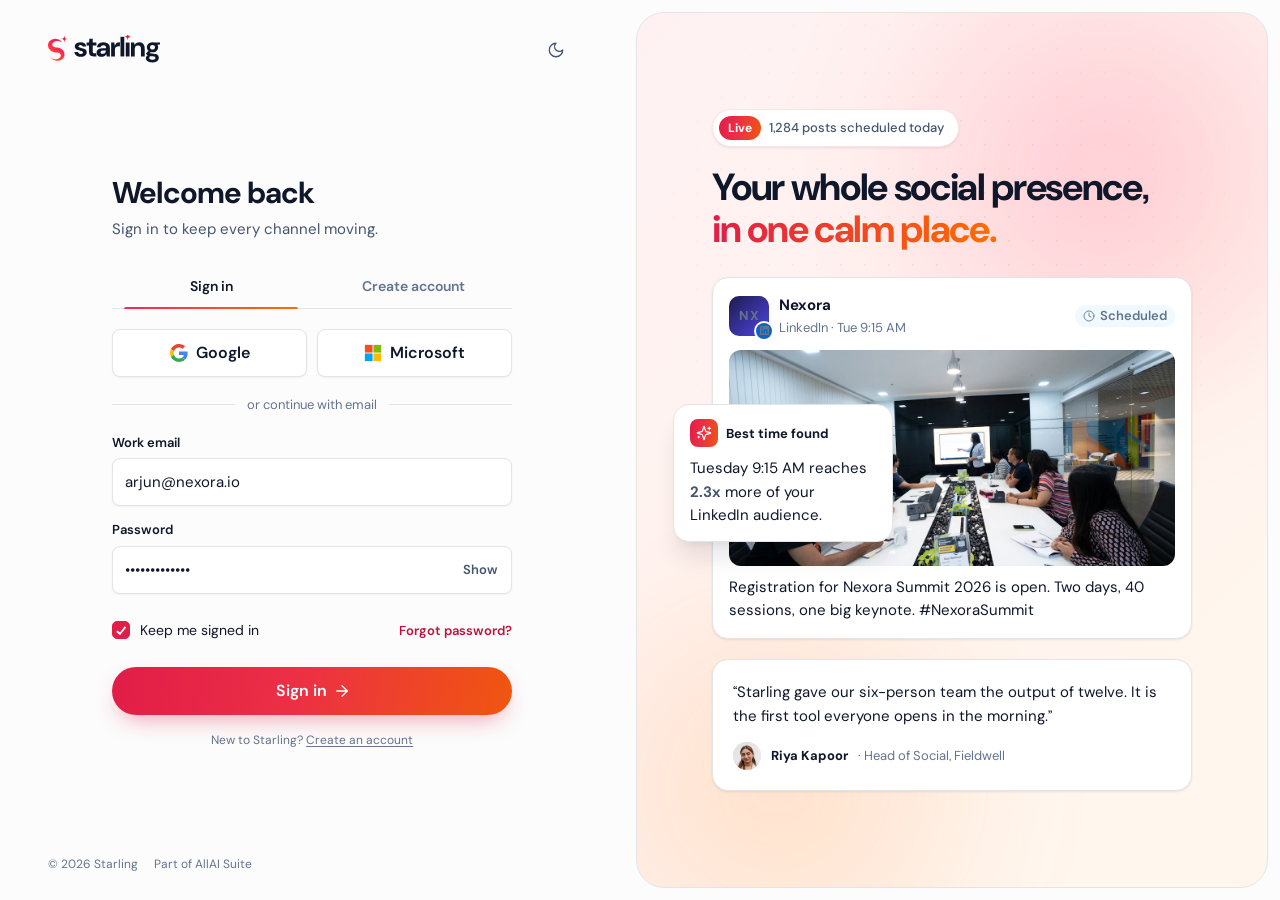
<file: index.html>
<!doctype html>
<html lang="en">
<head>
  <meta charset="utf-8">
  <meta name="viewport" content="width=device-width, initial-scale=1">
  <title>Sign in · Starling</title>
  <meta name="description" content="Sign in to Starling or create your free account.">
  <meta name="theme-color" content="#E11D48">
  <script>try{var t=localStorage.getItem('starling:theme');t=t?JSON.parse(t):(matchMedia('(prefers-color-scheme: dark)').matches?'dark':'light');document.documentElement.setAttribute('data-theme',t)}catch(e){}</script>
  <link rel="icon" type="image/svg+xml" href="assets/brand/favicon.svg">
  <link rel="preconnect" href="https://fonts.googleapis.com">
  <link rel="preconnect" href="https://fonts.gstatic.com" crossorigin>
  <link href="https://fonts.googleapis.com/css2?family=DM+Sans:opsz,wght@9..40,400;9..40,500;9..40,600;9..40,700&display=swap" rel="stylesheet">
  <link rel="stylesheet" href="assets/css/tokens.css">
  <link rel="stylesheet" href="assets/css/base.css">
  <link rel="stylesheet" href="assets/css/components.css">
  <link rel="stylesheet" href="assets/css/marketing.css">
</head>
<body data-page="auth">
  <a class="skip-link" href="#auth-main">Skip to sign in form</a>
  <div class="auth">
    <!-- ============ Form panel ============ -->
    <div class="auth-form">
      <div class="auth-top">
        <a class="mk-brand" href="index.html" aria-label="Starling home">
          <img class="logo-l" src="assets/brand/logo.svg" alt="Starling" height="28" width="138"><img class="logo-d" src="assets/brand/logo-white.svg" alt="Starling" height="28" width="138">
        </a>
        <button class="icon-btn" type="button" data-theme-toggle aria-label="Switch theme"><span class="theme-ic"></span></button>
      </div>

      <main class="auth-inner" id="auth-main">
        <h1 id="auth-title">Welcome back</h1>
        <p class="sub" id="auth-sub">Sign in to keep every channel moving.</p>

        <div class="tabs" role="tablist" aria-label="Account">
          <button class="tab" role="tab" type="button" id="tab-signin" data-mode="signin" aria-controls="panel-signin" aria-selected="true">Sign in</button>
          <button class="tab" role="tab" type="button" id="tab-signup" data-mode="signup" aria-controls="panel-signup" aria-selected="false" tabindex="-1">Create account</button>
        </div>

        <div class="auth-sso">
          <button class="btn btn-secondary btn-lg" type="button" data-sso="google" aria-label="Continue with Google"><svg class="sso-logo" width="18" height="18" viewBox="0 0 48 48" aria-hidden="true" focusable="false"><path fill="#EA4335" d="M24 9.5c3.54 0 6.71 1.22 9.21 3.6l6.85-6.85C35.9 2.38 30.47 0 24 0 14.62 0 6.51 5.38 2.56 13.22l7.98 6.19C12.43 13.72 17.74 9.5 24 9.5z"/><path fill="#4285F4" d="M46.98 24.55c0-1.57-.15-3.09-.38-4.55H24v9.02h12.94c-.58 2.96-2.26 5.48-4.78 7.18l7.73 6c4.51-4.18 7.09-10.36 7.09-17.65z"/><path fill="#FBBC05" d="M10.53 28.59c-.48-1.45-.76-2.99-.76-4.59s.27-3.14.76-4.59l-7.98-6.19C.92 16.46 0 20.12 0 24c0 3.88.92 7.54 2.56 10.78l7.97-6.19z"/><path fill="#34A853" d="M24 48c6.48 0 11.93-2.13 15.89-5.81l-7.73-6c-2.15 1.45-4.92 2.3-8.16 2.3-6.26 0-11.57-4.22-13.47-9.91l-7.98 6.19C6.51 42.62 14.62 48 24 48z"/></svg> Google</button>
          <button class="btn btn-secondary btn-lg" type="button" data-sso="microsoft" aria-label="Continue with Microsoft"><svg class="sso-logo" width="18" height="18" viewBox="0 0 21 21" aria-hidden="true" focusable="false"><rect x="1" y="1" width="9" height="9" fill="#F25022"/><rect x="11" y="1" width="9" height="9" fill="#7FBA00"/><rect x="1" y="11" width="9" height="9" fill="#00A4EF"/><rect x="11" y="11" width="9" height="9" fill="#FFB900"/></svg> Microsoft</button>
        </div>
        <div class="auth-sep">or continue with email</div>

        <!-- Sign in -->
        <section id="panel-signin" role="tabpanel" aria-labelledby="tab-signin">
          <form id="form-signin" novalidate>
            <div class="field">
              <label class="label" for="si-email">Work email</label>
              <input class="input input-lg" id="si-email" name="email" type="email" data-name="Email" required autocomplete="username" inputmode="email" value="arjun@nexora.io">
            </div>
            <div class="field">
              <label class="label" for="si-pw">Password</label>
              <div class="pw-wrap">
                <input class="input input-lg" id="si-pw" name="password" type="password" data-name="Password" required autocomplete="current-password" value="starling-demo">
                <button class="pw-toggle" type="button" aria-controls="si-pw" aria-pressed="false" aria-label="Show password">Show</button>
              </div>
            </div>
            <div class="auth-row">
              <label class="check"><input type="checkbox" checked> Keep me signed in</label>
              <a href="#" id="forgot">Forgot password?</a>
            </div>
            <button class="btn btn-gradient btn-pill btn-lg btn-block" type="submit">Sign in <i data-icon="arrow-right" data-size="18"></i></button>
          </form>
          <p class="auth-legal">New to Starling? <a href="#signup" data-switch="signup">Create an account</a></p>
        </section>

        <!-- Sign up -->
        <section id="panel-signup" role="tabpanel" aria-labelledby="tab-signup" hidden>
          <form id="form-signup" novalidate>
            <div class="field">
              <label class="label" for="su-name">Full name<span class="req" aria-hidden="true">*</span></label>
              <input class="input input-lg" id="su-name" name="name" data-name="Full name" required autocomplete="name" placeholder="Your full name">
            </div>
            <div class="field">
              <label class="label" for="su-email">Work email<span class="req" aria-hidden="true">*</span></label>
              <input class="input input-lg" id="su-email" name="email" type="email" data-name="Work email" required autocomplete="email" inputmode="email" placeholder="name@company.com">
            </div>
            <div class="field">
              <label class="label" for="su-pw">Password<span class="req" aria-hidden="true">*</span></label>
              <div class="pw-wrap">
                <input class="input input-lg" id="su-pw" name="new-password" type="password" data-name="Password" required data-min="8" autocomplete="new-password" aria-describedby="su-pw-hint">
                <button class="pw-toggle" type="button" aria-controls="su-pw" aria-pressed="false" aria-label="Show password">Show</button>
              </div>
              <div class="hint" id="su-pw-hint">At least 8 characters. A passphrase works great.</div>
            </div>
            <div class="field">
              <label class="check"><input type="checkbox" id="su-terms"> I agree to the Terms and Privacy Policy</label>
              <div class="field-error" id="su-terms-err" role="alert" hidden><i data-icon="triangle-alert" data-size="14"></i><span>Please accept the terms to continue.</span></div>
            </div>
            <button class="btn btn-gradient btn-pill btn-lg btn-block" type="submit">Create account <i data-icon="arrow-right" data-size="18"></i></button>
          </form>
          <p class="auth-legal">Already have an account? <a href="#signin" data-switch="signin">Sign in</a></p>
        </section>
      </main>

      <div class="auth-foot">
        <span>&copy; 2026 Starling</span>
        <span>Part of AllAI Suite</span>
      </div>
    </div>

    <!-- ============ Brand panel ============ -->
    <aside class="auth-art" aria-label="What teams say about Starling">
      <div class="hero-grid" aria-hidden="true"></div>
      <div class="glow glow-rose" aria-hidden="true"></div>
      <div class="glow glow-orange" aria-hidden="true"></div>
      <div class="auth-stage">
        <span class="chip-announce eyebrow-chip"><b>Live</b> 1,284 posts scheduled today</span>
        <h2>Your whole social presence, <span class="gradient-text">in one calm place.</span></h2>

        <div class="card auth-post" aria-hidden="true">
          <div class="ph">
            <span class="avatar avatar-md avatar-sq nx-av">NX<span data-net="linkedin" data-size="16"></span></span>
            <div class="grow"><b>Nexora</b><br><span>LinkedIn · Tue 9:15 AM</span></div>
            <span class="badge badge-info"><i data-icon="clock" data-size="12"></i> Scheduled</span>
          </div>
          <img class="media" src="assets/media/t9.webp" alt="">
          <p>Registration for Nexora Summit 2026 is open. Two days, 40 sessions, one big keynote. #NexoraSummit</p>
          <div class="float-card auth-sched" aria-hidden="true">
            <div class="fc-head"><span class="fc-ic"><i data-icon="sparkles" data-size="16"></i></span> Best time found</div>
            <p>Tuesday 9:15 AM reaches <b class="text-2">2.3x</b> more of your LinkedIn audience.</p>
          </div>
        </div>

        <figure class="card auth-quote">
          <blockquote>“Starling gave our six-person team the output of twelve. It is the first tool everyone opens in the morning.”</blockquote>
          <figcaption><span class="avatar avatar-sm"><img src="assets/media/a14.webp" alt=""></span><b>Riya Kapoor</b><span>· Head of Social, Fieldwell</span></figcaption>
        </figure>
      </div>
    </aside>
  </div>

  <script src="assets/js/icons.js"></script>
  <script src="assets/js/ui.js"></script>
  <script src="assets/js/marketing.js"></script>
</body>
</html>
</file>
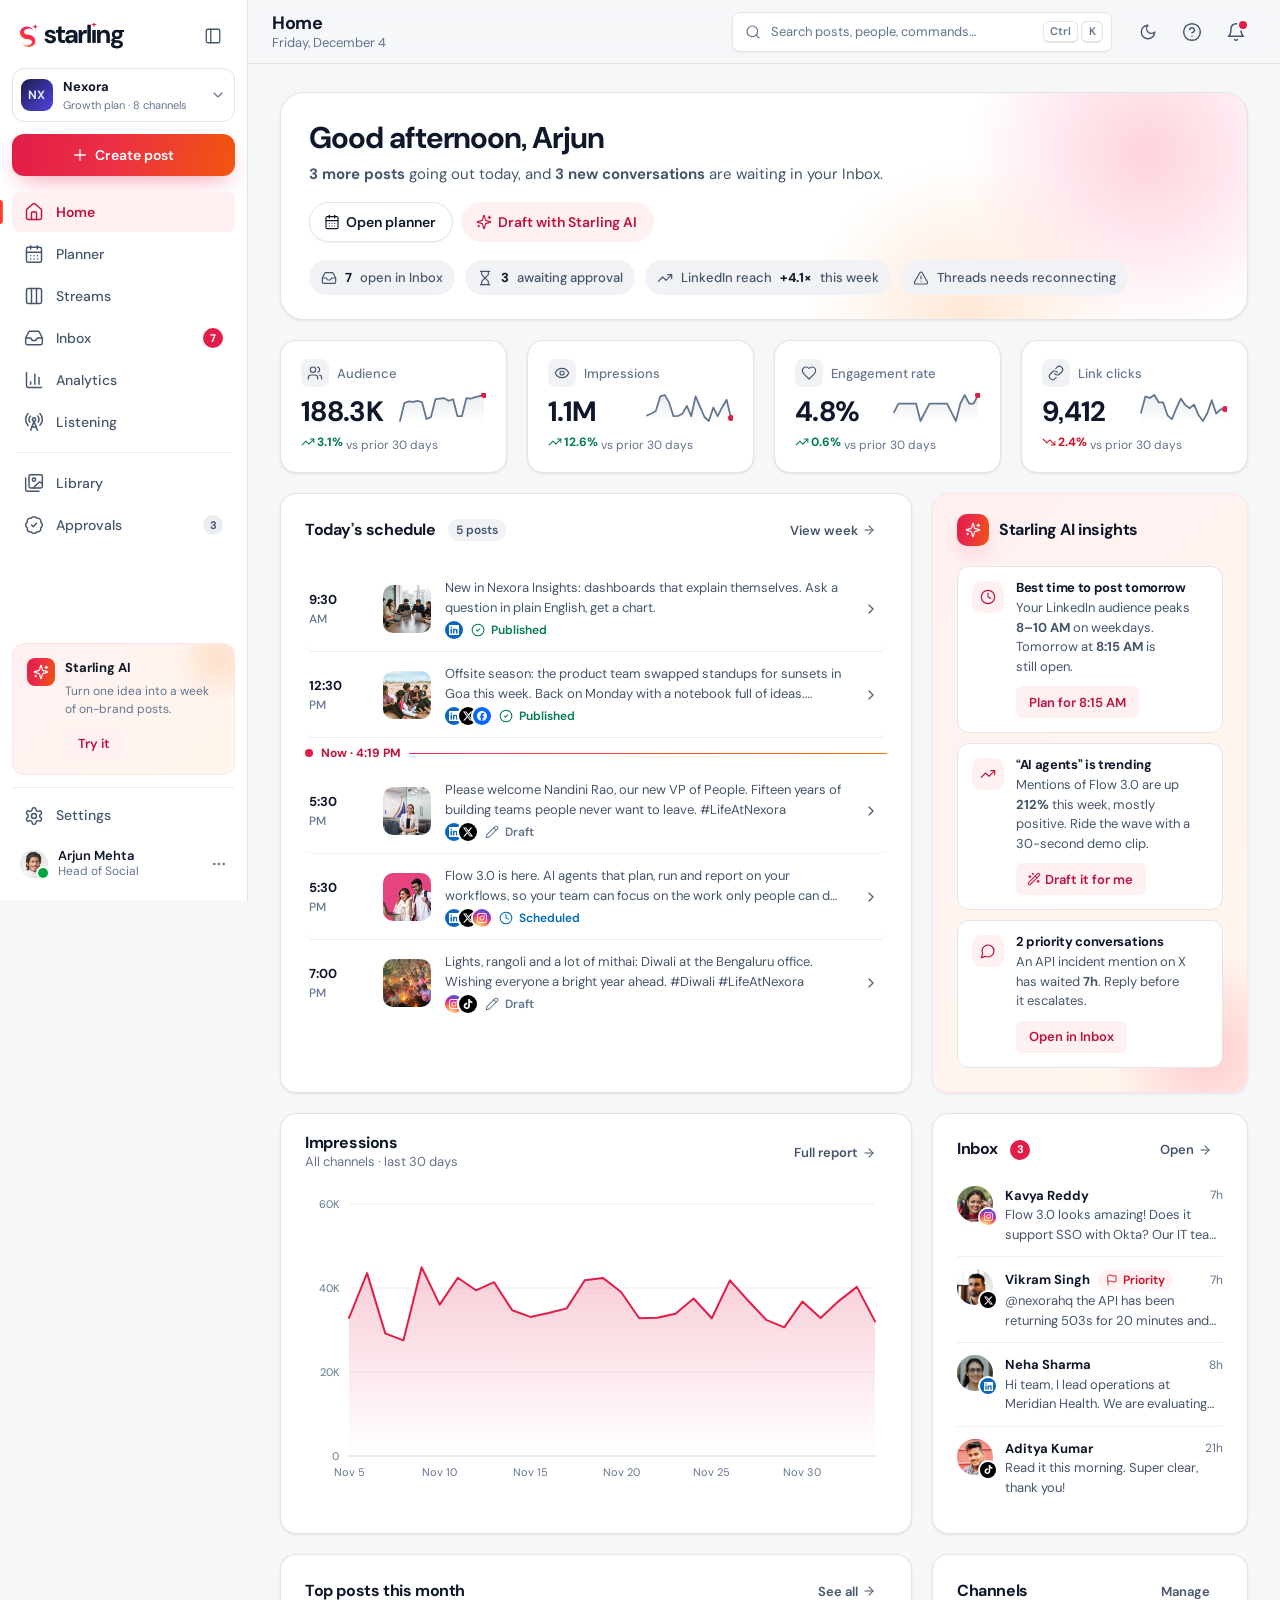
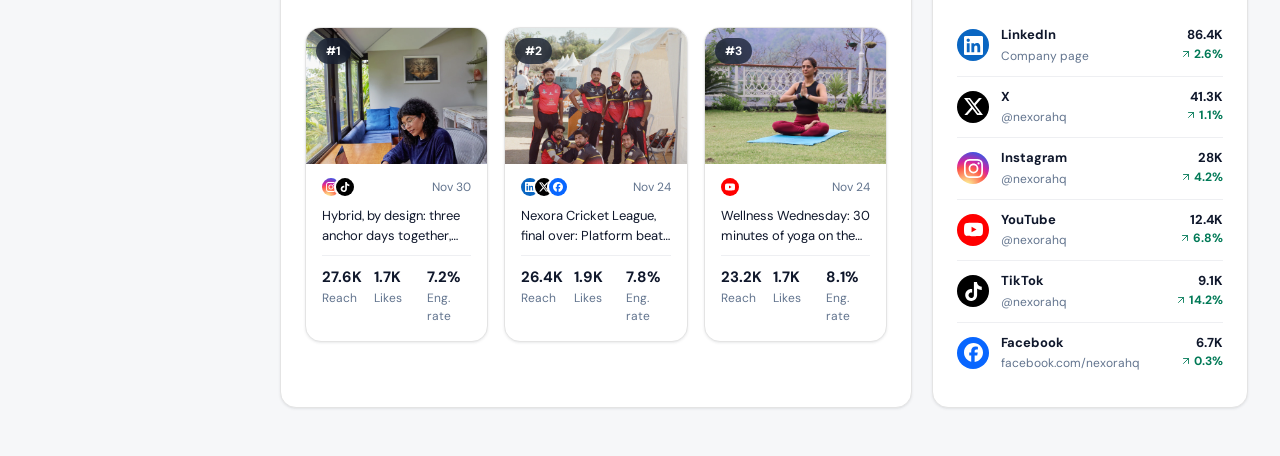
<file: app.html>
<!doctype html>
<html lang="en">
<head>
  <meta charset="utf-8">
  <meta name="viewport" content="width=device-width, initial-scale=1">
  <title>Starling — Social command center</title>
  <meta name="description" content="Starling: plan, publish, engage and measure every social channel from one place.">
  <script>try{var t=localStorage.getItem('starling:theme');t=t?JSON.parse(t):(matchMedia('(prefers-color-scheme: dark)').matches?'dark':'light');var q=new URLSearchParams(location.search).get('theme');if(q){t=q;localStorage.setItem('starling:theme',JSON.stringify(q))}document.documentElement.setAttribute('data-theme',t)}catch(e){}</script>
  <link rel="icon" href="assets/brand/favicon.svg" type="image/svg+xml">
  <link rel="preconnect" href="https://fonts.googleapis.com">
  <link rel="preconnect" href="https://fonts.gstatic.com" crossorigin>
  <link href="https://fonts.googleapis.com/css2?family=DM+Sans:opsz,wght@9..40,400;9..40,500;9..40,600;9..40,700&display=swap" rel="stylesheet">
  <link rel="stylesheet" href="assets/css/tokens.css">
  <link rel="stylesheet" href="assets/css/base.css">
  <link rel="stylesheet" href="assets/css/components.css">
  <link rel="stylesheet" href="assets/css/app.css">
</head>
<body class="app">
  <a class="skip-link" href="#main">Skip to main content</a>

  <div class="shell" id="shell">
    <!-- ===== Sidebar ===== -->
    <aside class="sidebar" id="sidebar" aria-label="Primary">
      <div class="sb-top">
        <a class="sb-brand" href="#/home" aria-label="Starling home">
          <img class="sb-logo-full logo-l" src="assets/brand/logo.svg" alt="Starling" height="26">
          <img class="sb-logo-full logo-d" src="assets/brand/logo-white.svg" alt="Starling" height="26">
          <img class="sb-logo-mark" src="assets/brand/logo-mark.svg" alt="" width="24" height="30">
        </a>
        <button class="icon-btn icon-btn-sm sb-collapse" id="sbCollapse" type="button" aria-label="Collapse sidebar" data-tip="Collapse sidebar" data-tip-pos="right"><i data-icon="panel-left" data-size="18"></i></button>
      </div>

      <button class="ws-switch" id="wsSwitch" type="button" aria-haspopup="menu" aria-expanded="false">
        <span class="ws-avatar">NX</span>
        <span class="ws-meta">
          <span class="ws-name truncate">Nexora</span>
          <span class="ws-plan">Growth plan · 8 channels</span>
        </span>
        <i data-icon="chevron-down" data-size="16" class="ws-chev"></i>
      </button>

      <button class="btn btn-gradient btn-block sb-create" type="button" data-compose>
        <i data-icon="plus" data-size="18"></i><span class="sb-label">Create post</span>
      </button>

      <nav class="sb-nav" aria-label="Main">
        <a class="sb-link" href="#/home" data-route="home" data-tip="Home" data-tip-pos="right"><i data-icon="house" data-size="20"></i><span class="sb-label">Home</span></a>
        <a class="sb-link" href="#/planner" data-route="planner" data-tip="Planner" data-tip-pos="right"><i data-icon="calendar-days" data-size="20"></i><span class="sb-label">Planner</span></a>
        <a class="sb-link" href="#/streams" data-route="streams" data-tip="Streams" data-tip-pos="right"><i data-icon="columns-3" data-size="20"></i><span class="sb-label">Streams</span></a>
        <a class="sb-link" href="#/inbox" data-route="inbox" data-tip="Inbox" data-tip-pos="right"><i data-icon="inbox" data-size="20"></i><span class="sb-label">Inbox</span><span class="count sb-count" id="inboxCount" hidden></span></a>
        <a class="sb-link" href="#/analytics" data-route="analytics" data-tip="Analytics" data-tip-pos="right"><i data-icon="chart-column" data-size="20"></i><span class="sb-label">Analytics</span></a>
        <a class="sb-link" href="#/listening" data-route="listening" data-tip="Listening" data-tip-pos="right"><i data-icon="radio-tower" data-size="20"></i><span class="sb-label">Listening</span></a>
        <div class="sb-sep" role="separator"></div>
        <a class="sb-link" href="#/library" data-route="library" data-tip="Library" data-tip-pos="right"><i data-icon="images" data-size="20"></i><span class="sb-label">Library</span></a>
        <a class="sb-link" href="#/approvals" data-route="approvals" data-tip="Approvals" data-tip-pos="right"><i data-icon="badge-check" data-size="20"></i><span class="sb-label">Approvals</span><span class="count count-muted sb-count" id="approvalCount" hidden></span></a>
      </nav>

      <div class="sb-ai card">
        <div class="sb-ai-icon"><i data-icon="sparkles" data-size="16"></i></div>
        <div class="sb-ai-body">
          <div class="fw-700 text-sm">Starling AI</div>
          <p class="text-xs text-muted">Turn one idea into a week of on-brand posts.</p>
          <button class="btn btn-soft btn-sm" type="button" data-compose="ai">Try it</button>
        </div>
      </div>

      <div class="sb-bottom">
        <a class="sb-link" href="#/settings" data-route="settings" data-tip="Settings" data-tip-pos="right"><i data-icon="settings" data-size="20"></i><span class="sb-label">Settings</span></a>
        <button class="sb-user" id="userMenu" type="button" aria-haspopup="menu" aria-expanded="false">
          <span class="avatar avatar-sm presence"><img src="assets/media/a4.webp" alt=""></span>
          <span class="sb-user-meta">
            <span class="fw-600 text-sm truncate">Arjun Mehta</span>
            <span class="text-xs text-muted truncate">Head of Social</span>
          </span>
          <i data-icon="ellipsis" data-size="16" class="sb-user-more"></i>
        </button>
      </div>
    </aside>
    <div class="sb-scrim" id="sbScrim" hidden></div>

    <!-- ===== Main column ===== -->
    <div class="main-col">
      <header class="topbar" role="banner">
        <button class="icon-btn topbar-menu" id="openSidebar" type="button" aria-label="Open navigation" aria-controls="sidebar" aria-expanded="false"><i data-icon="menu" data-size="20"></i></button>
        <div class="topbar-title">
          <h1 id="pageTitle" class="h4">Home</h1>
          <p id="pageSub" class="text-sm text-muted"></p>
        </div>
        <button class="search-trigger" id="openSearch" type="button" aria-label="Search and commands">
          <i data-icon="search" data-size="16"></i>
          <span class="search-ph">Search posts, people, commands…</span>
          <span class="kbd-group"><kbd>Ctrl</kbd><kbd>K</kbd></span>
        </button>
        <div class="topbar-actions">
          <button class="icon-btn search-icon-only" type="button" aria-label="Search" data-open-search><i data-icon="search" data-size="20"></i></button>
          <button class="icon-btn" type="button" data-theme-toggle aria-label="Switch theme" data-tip="Theme" data-tip-pos="bottom"><span class="theme-ic"><i data-icon="moon" data-size="18"></i></span></button>
          <button class="icon-btn" id="openHelp" type="button" aria-label="Help and resources" data-tip="Help" data-tip-pos="bottom"><i data-icon="circle-help" data-size="20"></i></button>
          <button class="icon-btn" id="openNotifs" type="button" aria-label="Notifications, 4 unread" data-tip="Notifications" data-tip-pos="bottom"><i data-icon="bell" data-size="20"></i><span class="dot" id="notifDot"></span></button>
          <button class="btn btn-gradient btn-sm topbar-create" type="button" data-compose><i data-icon="plus" data-size="16"></i>Create</button>
        </div>
      </header>

      <main id="main" class="view" tabindex="-1"></main>
    </div>
  </div>

  <script src="assets/js/icons.js"></script>
  <script src="assets/js/ui.js"></script>
  <script src="assets/js/data.js"></script>
  <script src="assets/js/charts.js"></script>
  <script src="assets/js/composer.js"></script>
  <script src="assets/js/views/home.js"></script>
  <script src="assets/js/views/planner.js"></script>
  <script src="assets/js/views/streams.js"></script>
  <script src="assets/js/views/inbox.js"></script>
  <script src="assets/js/views/analytics.js"></script>
  <script src="assets/js/views/listening.js"></script>
  <script src="assets/js/views/library.js"></script>
  <script src="assets/js/views/approvals.js"></script>
  <script src="assets/js/views/settings.js"></script>
  <script src="assets/js/app.js"></script>
</body>
</html>
</file>
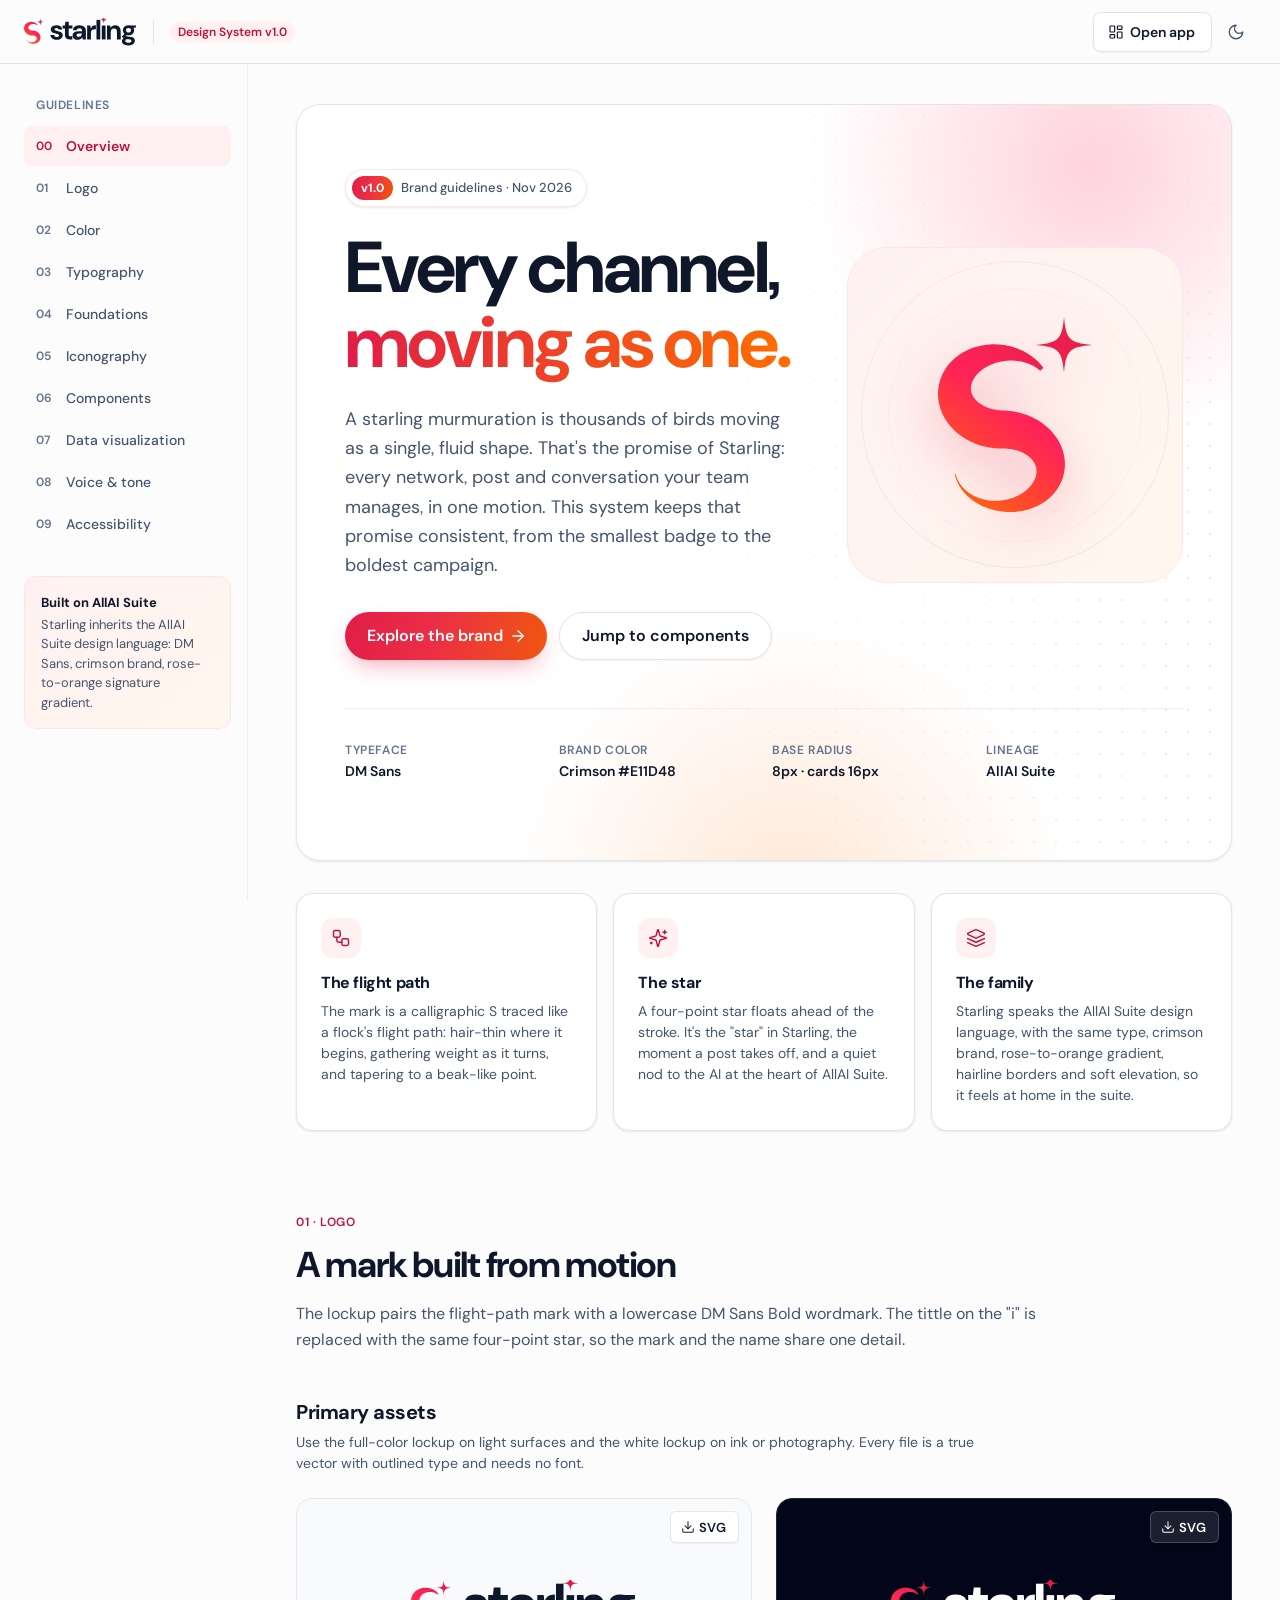
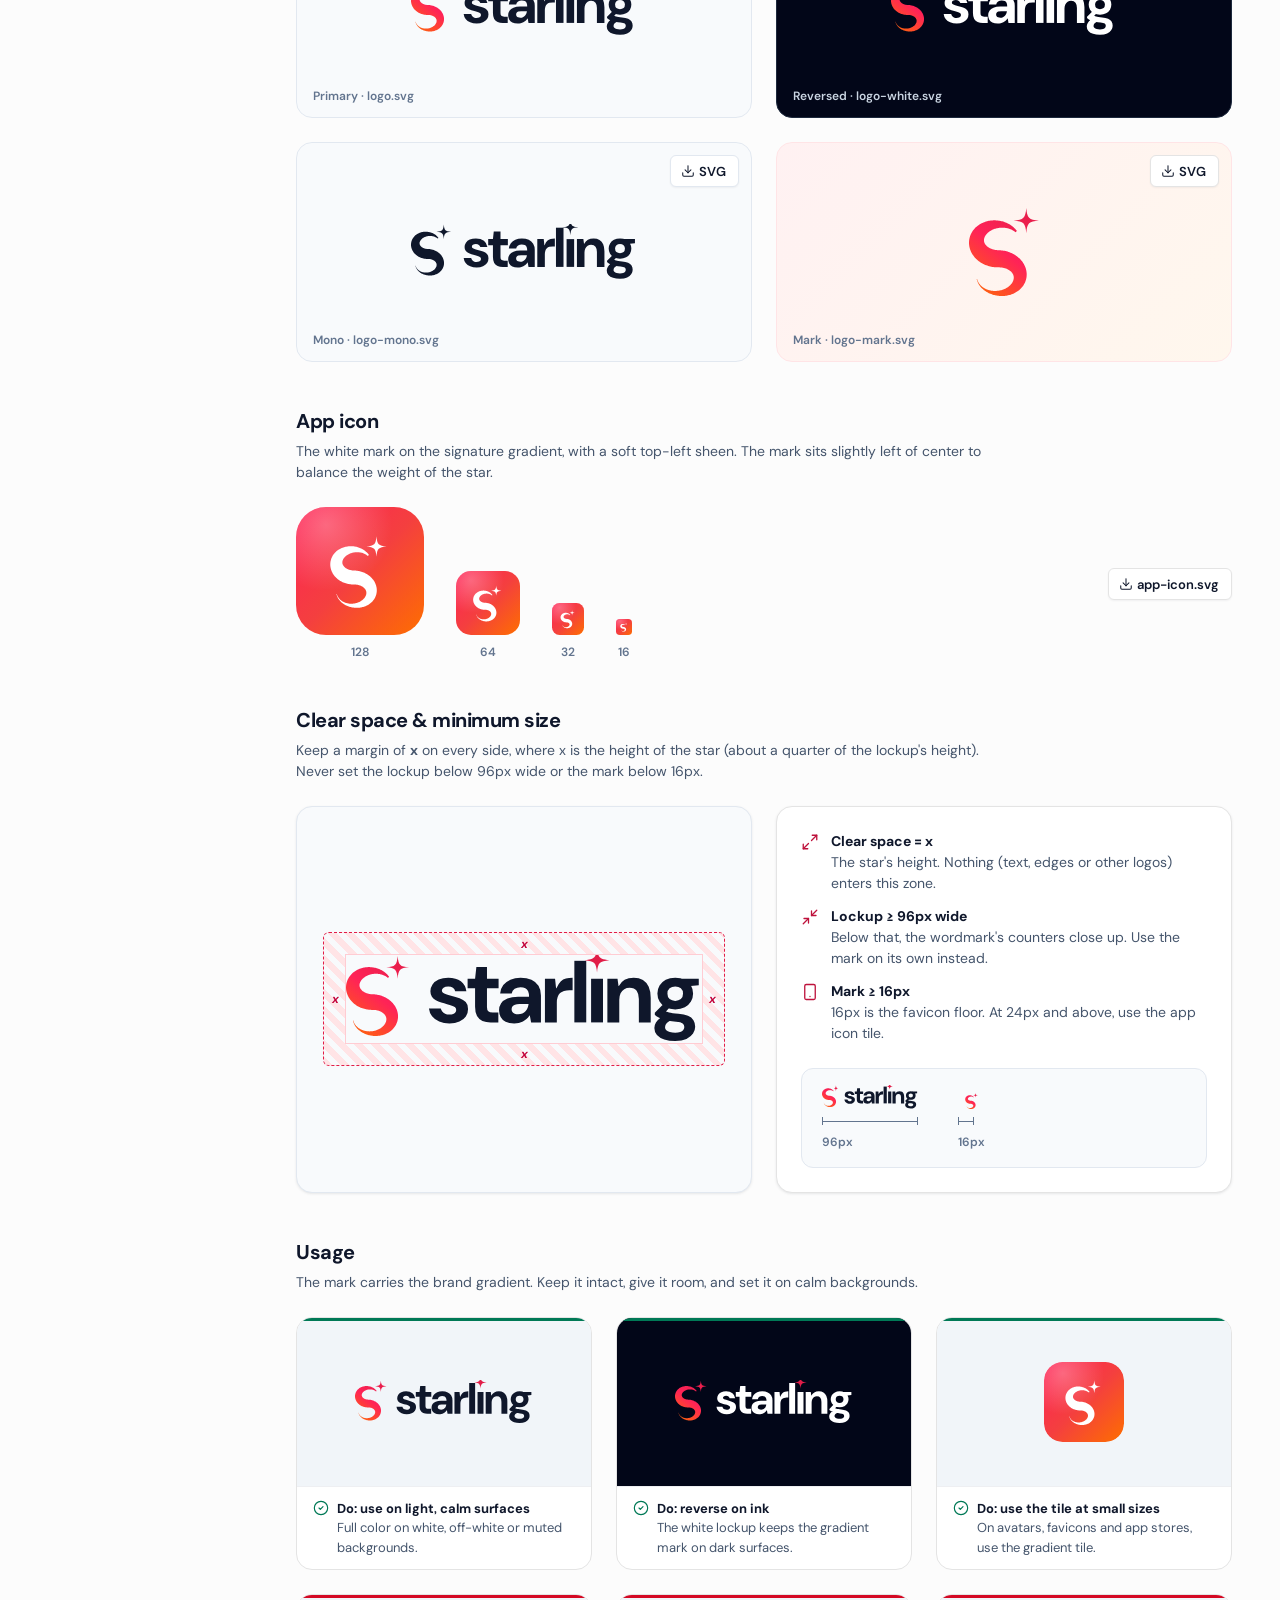
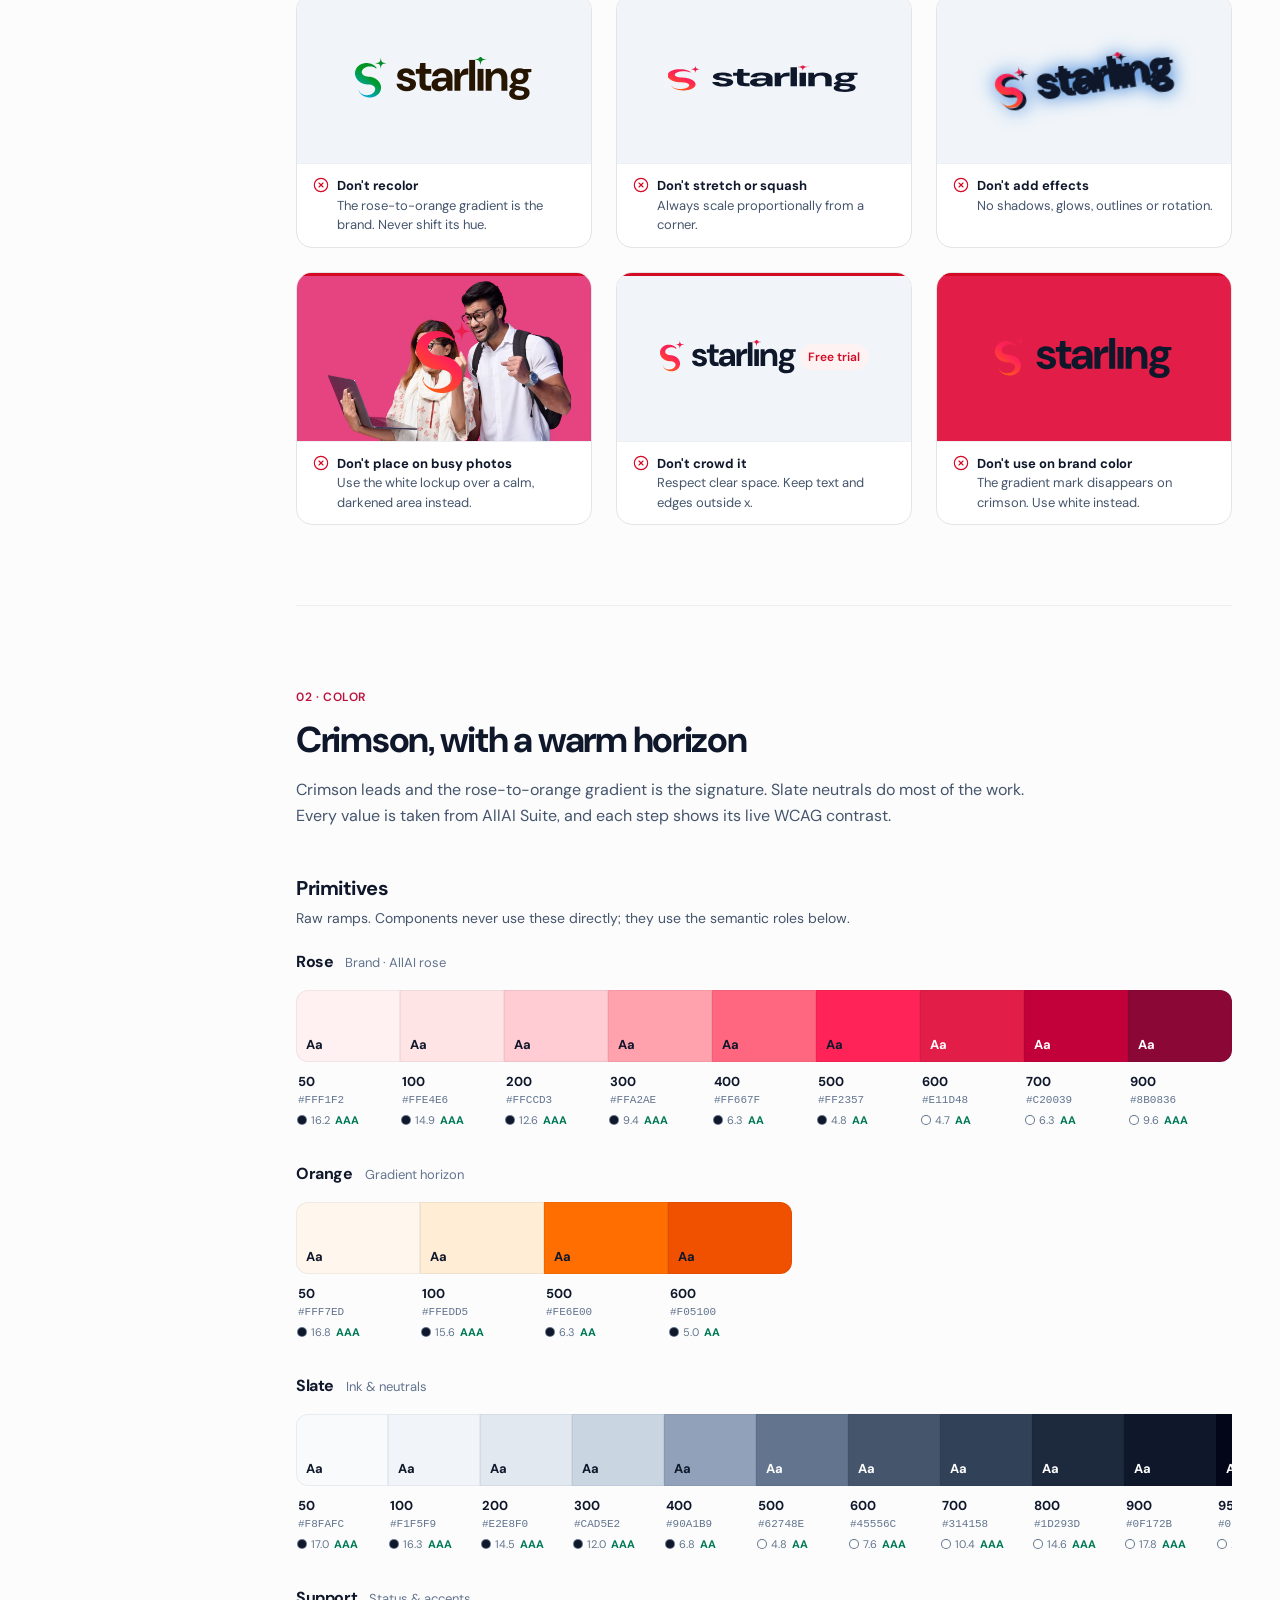
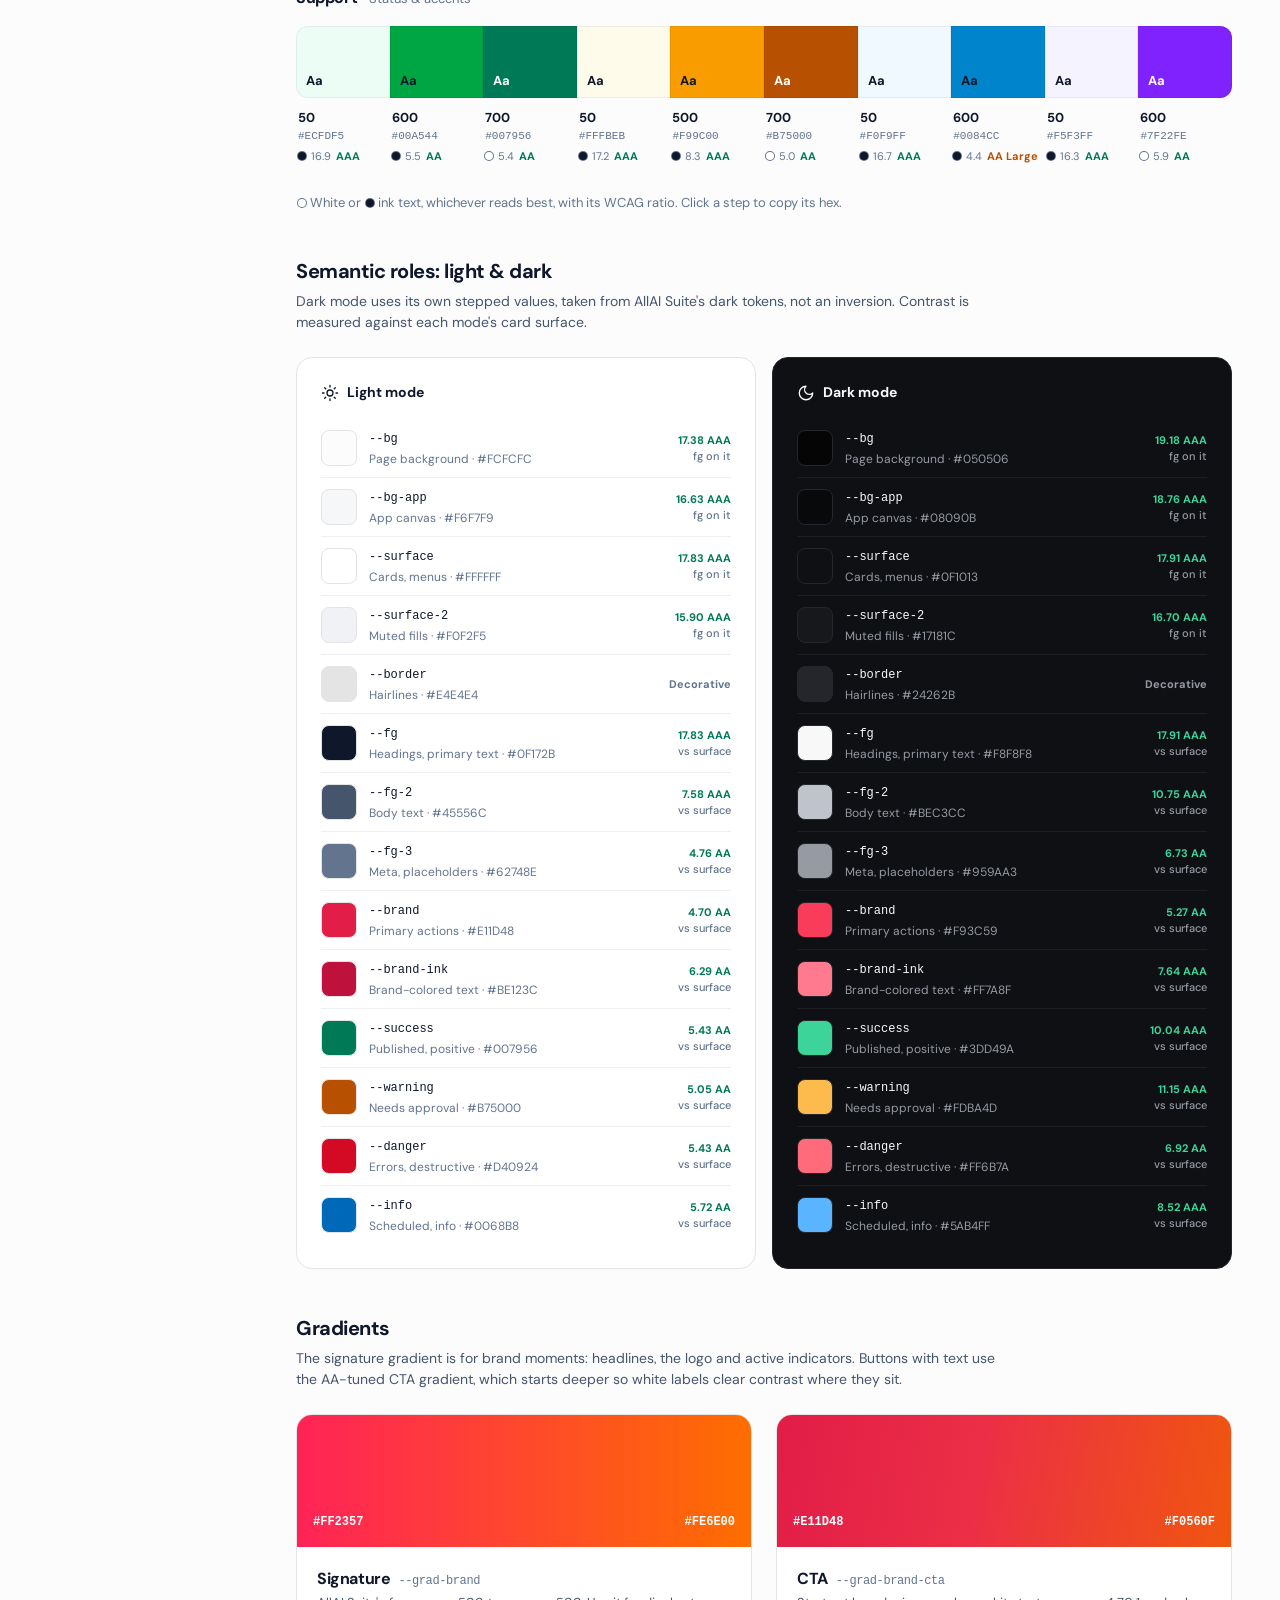
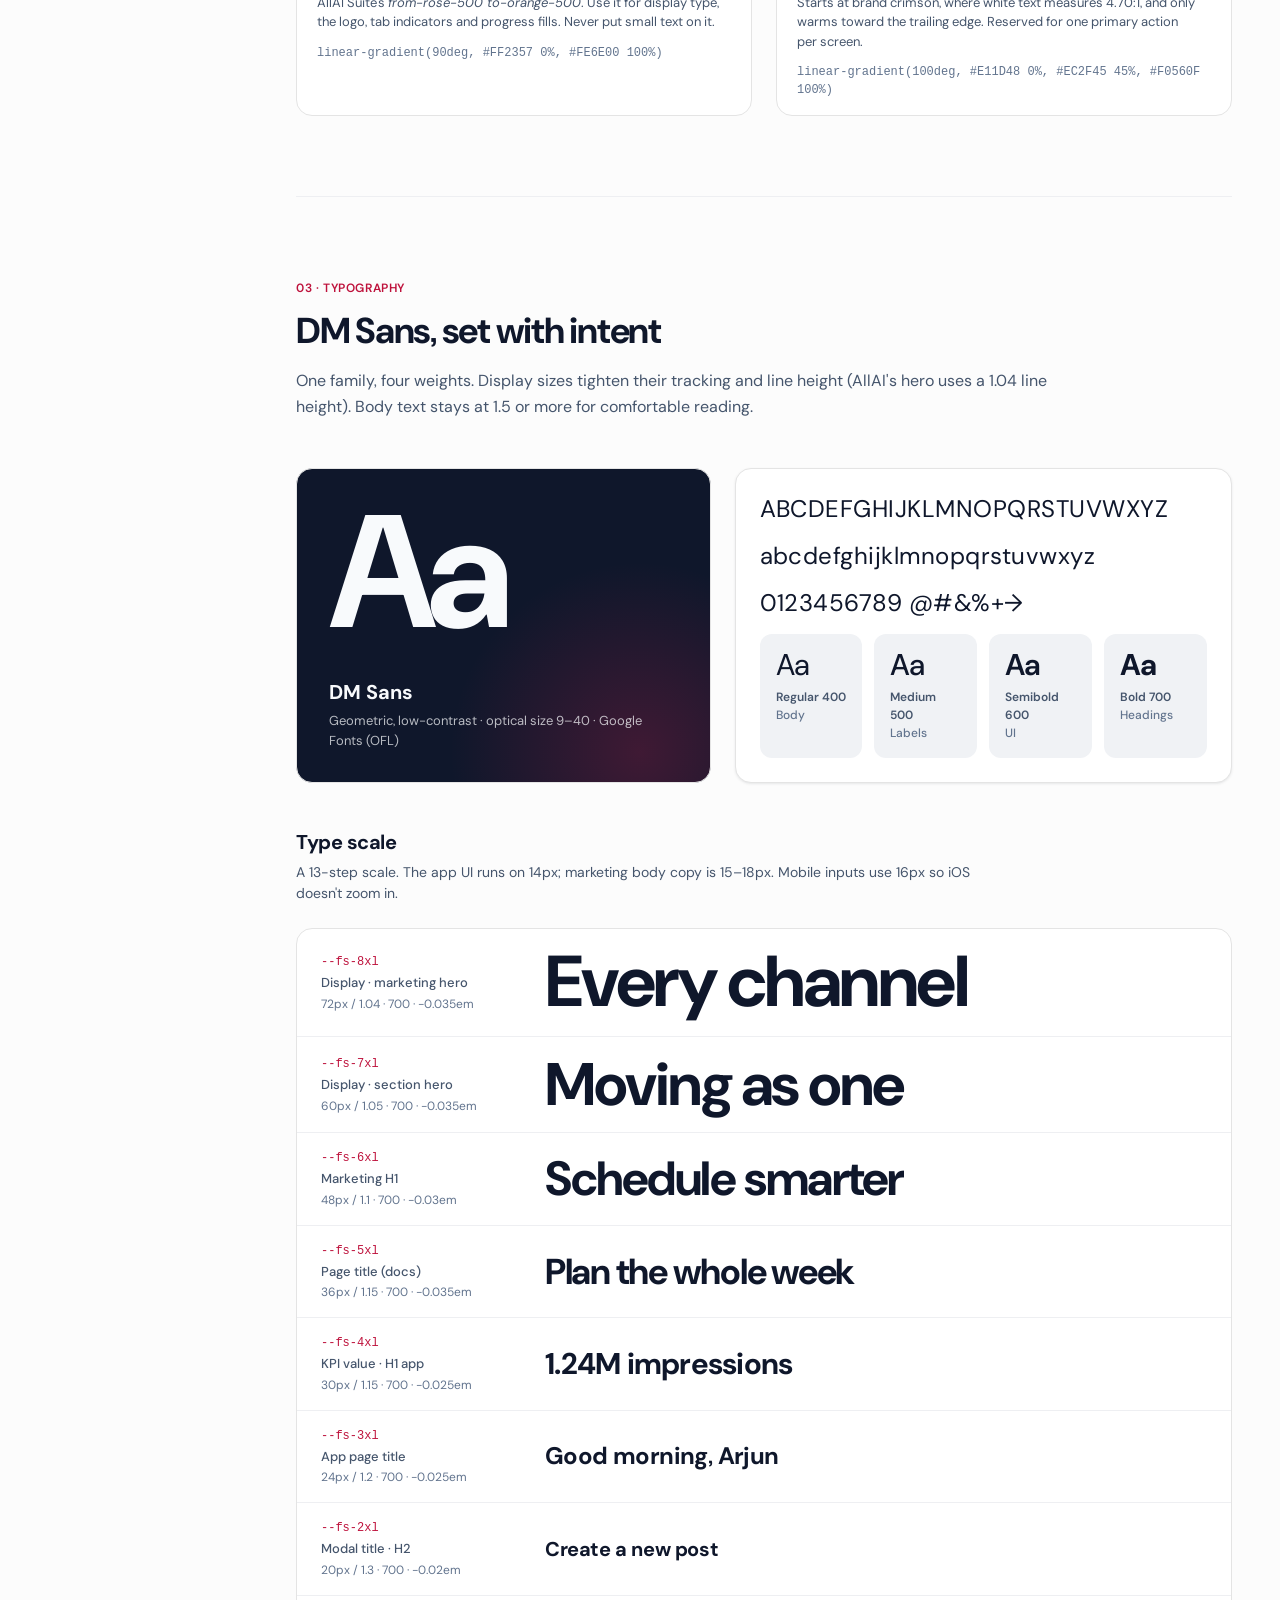
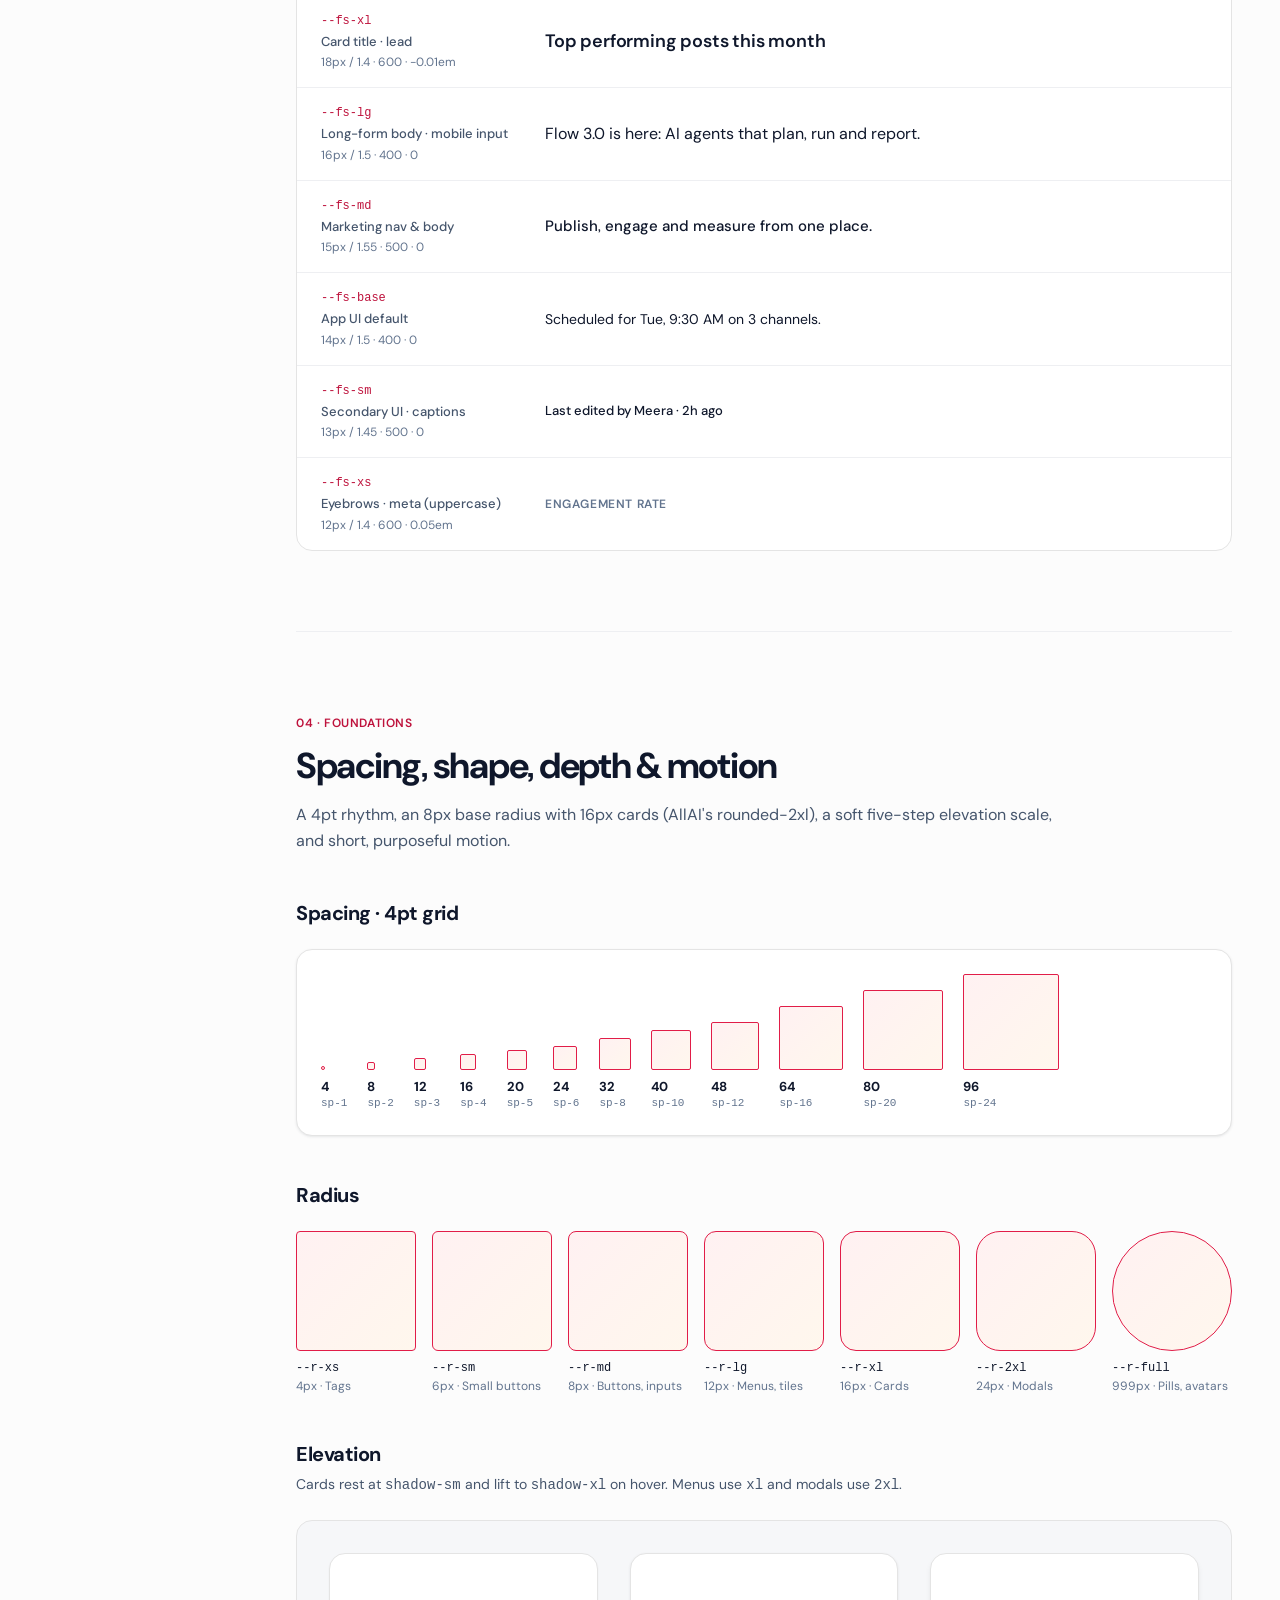
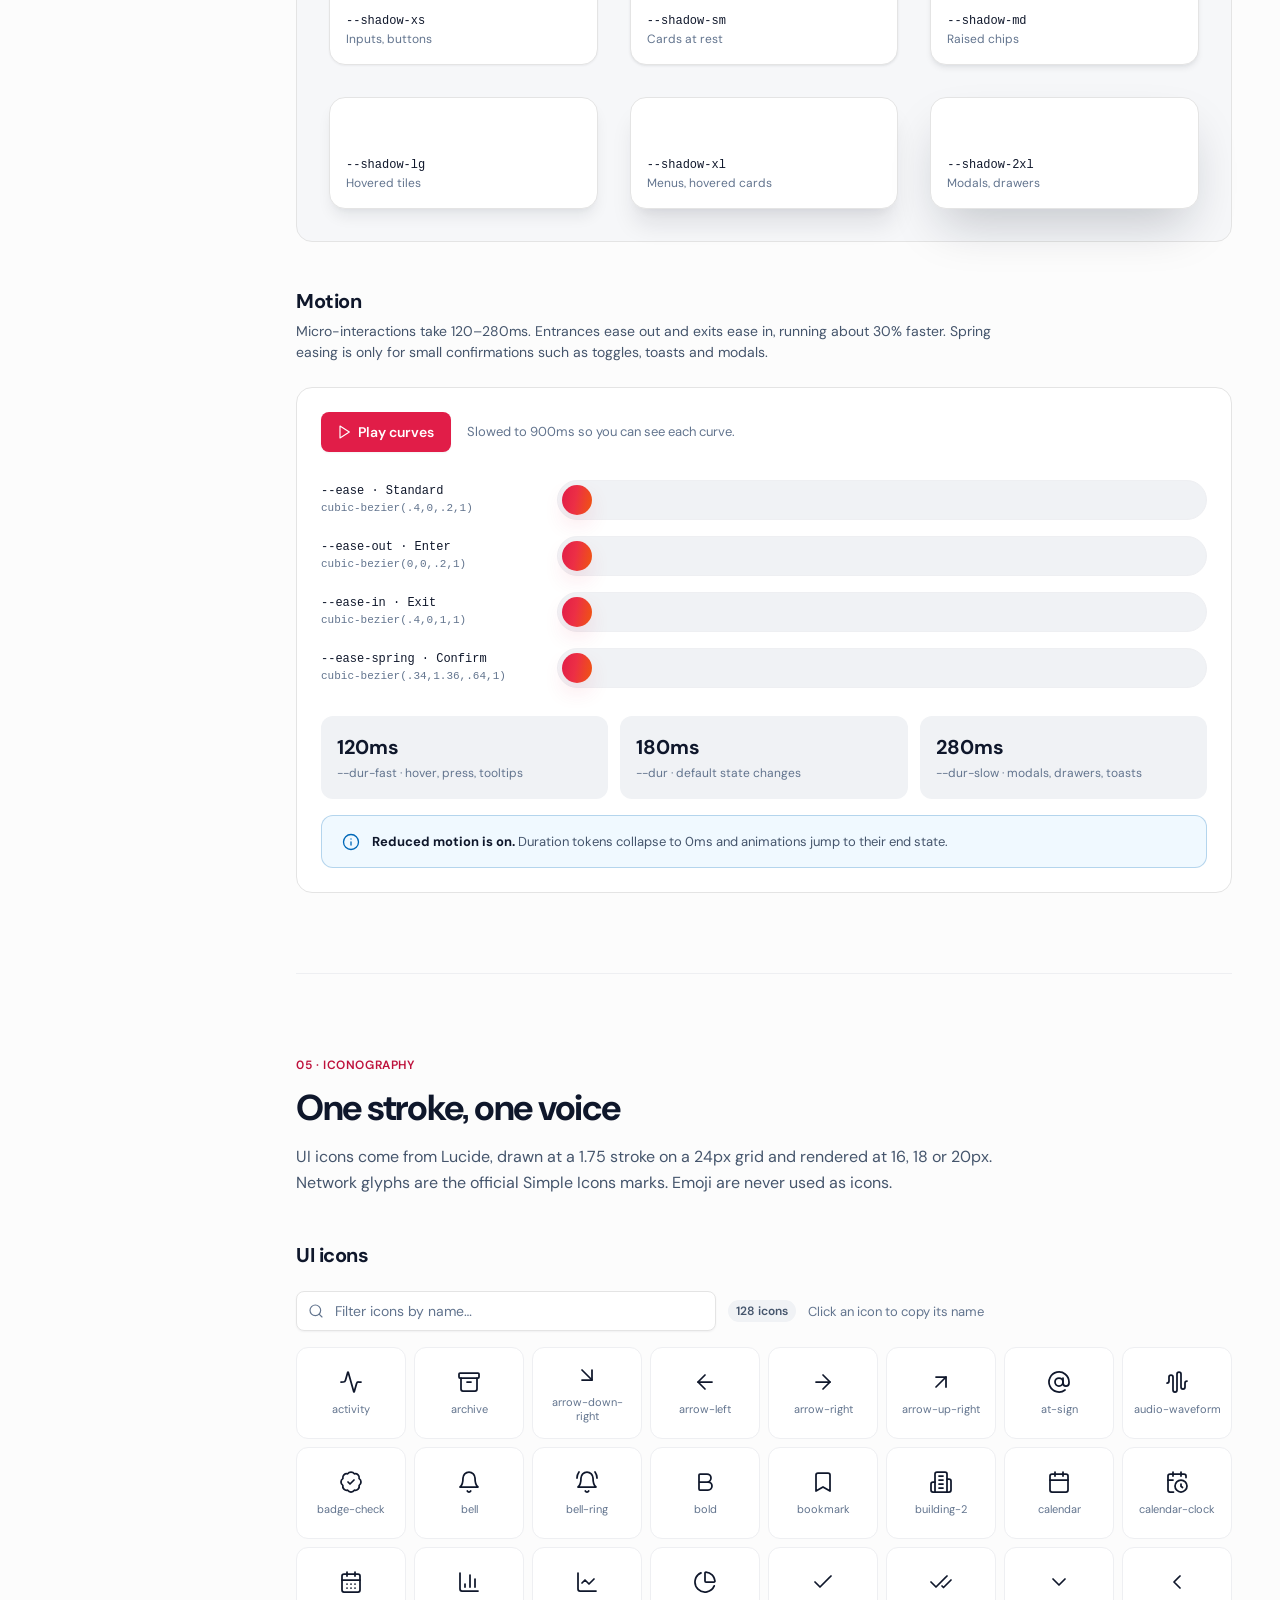
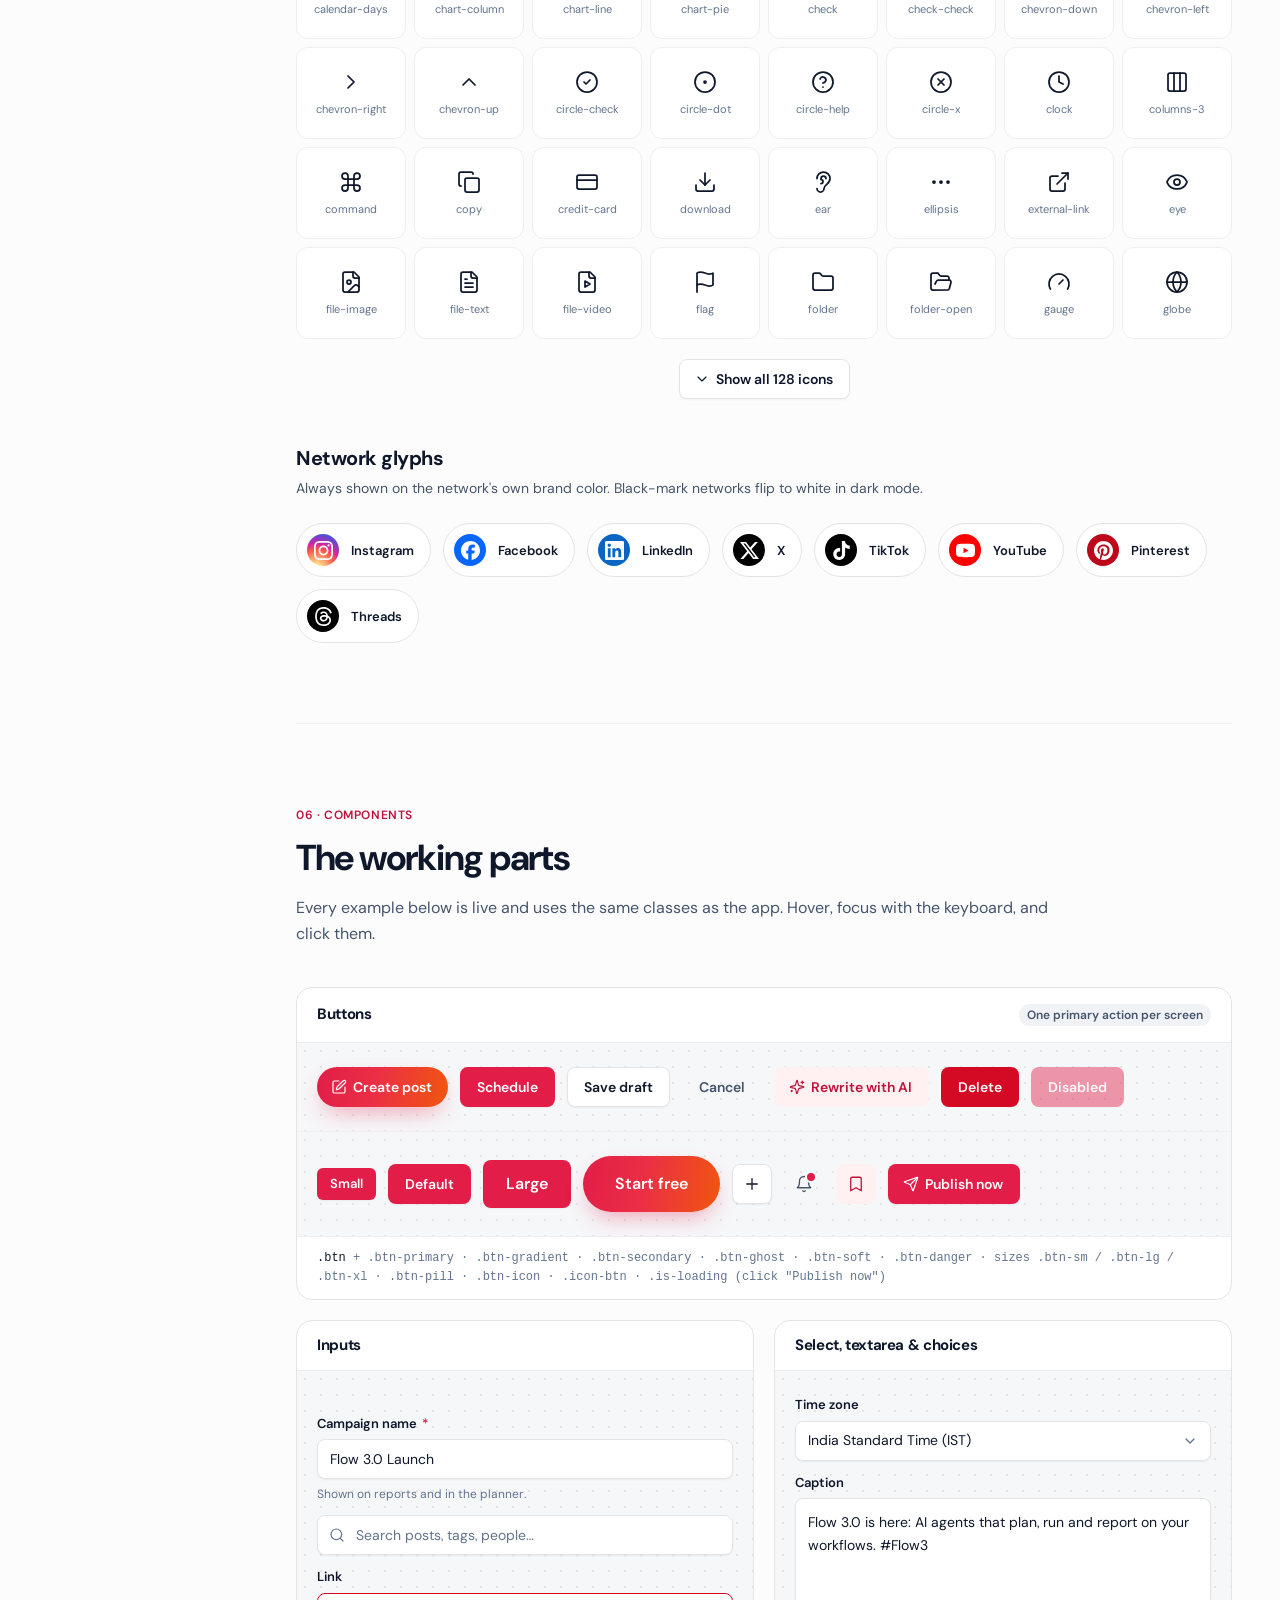
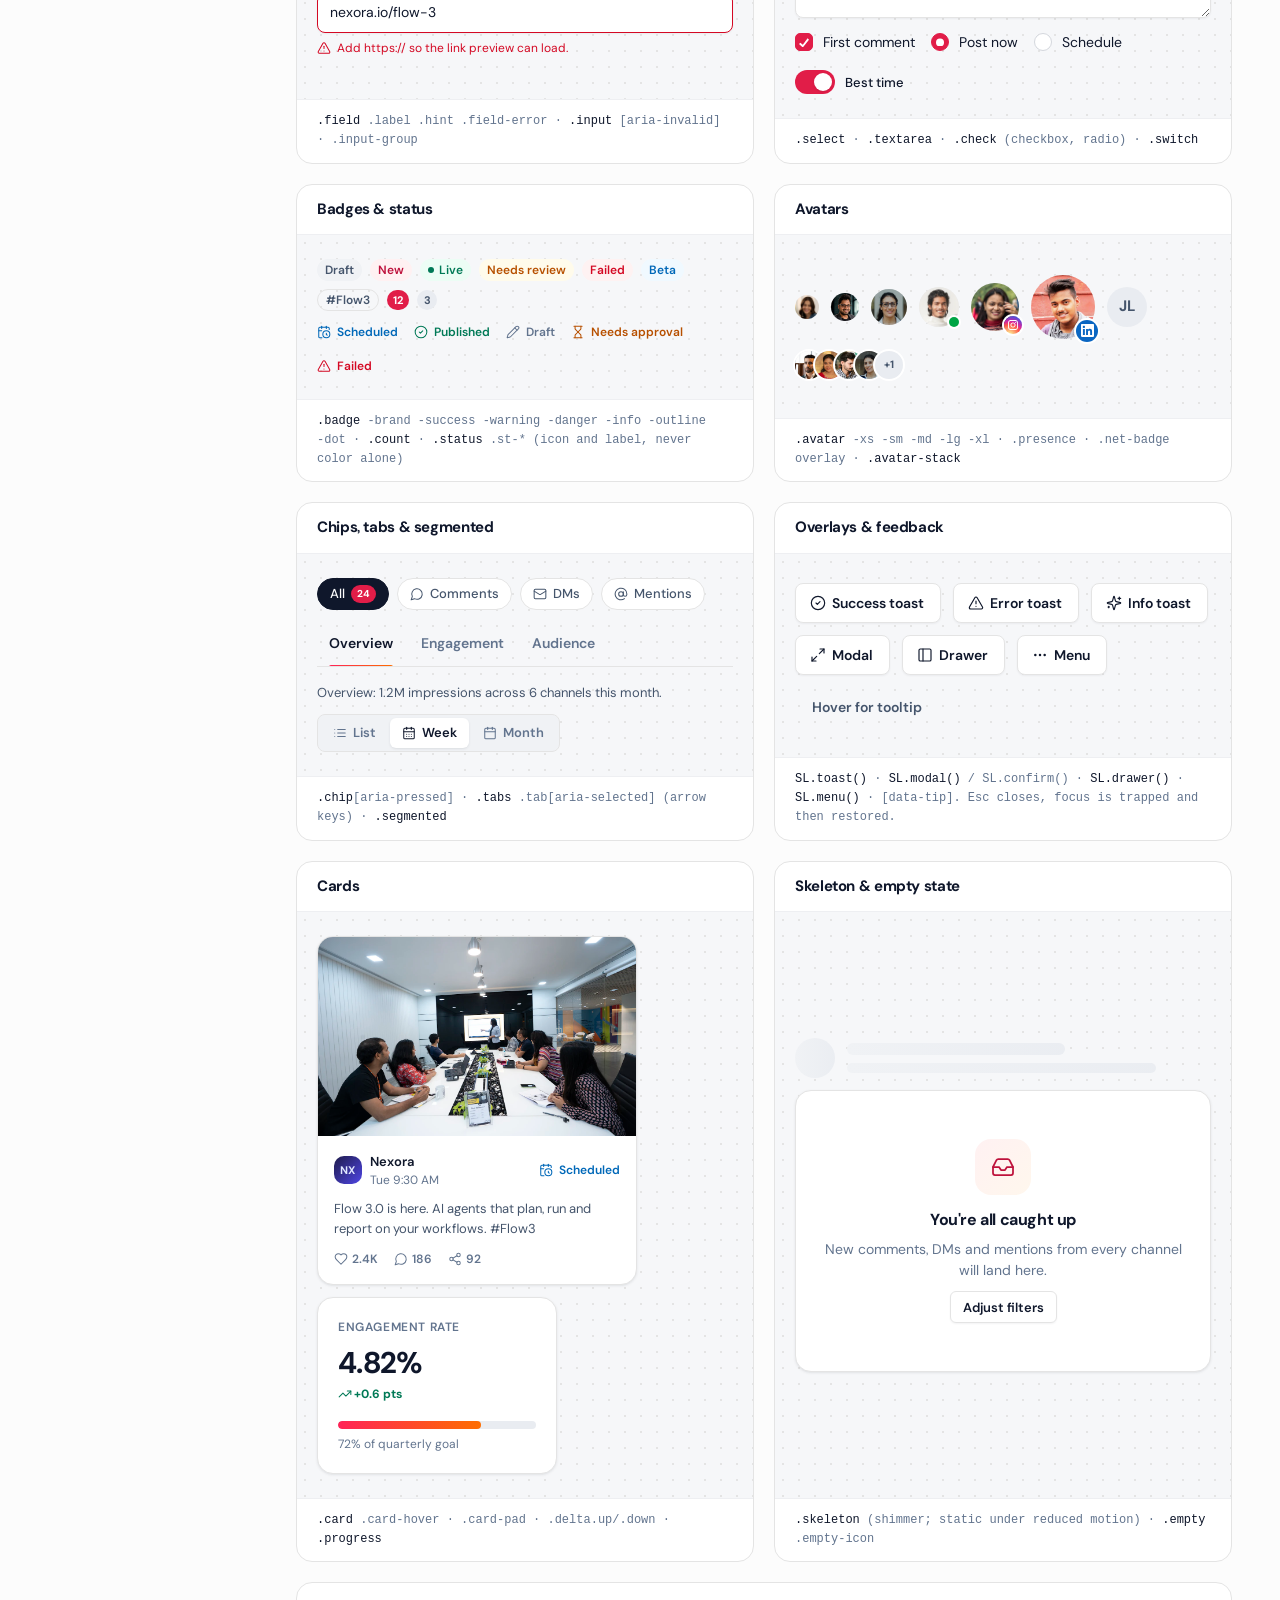
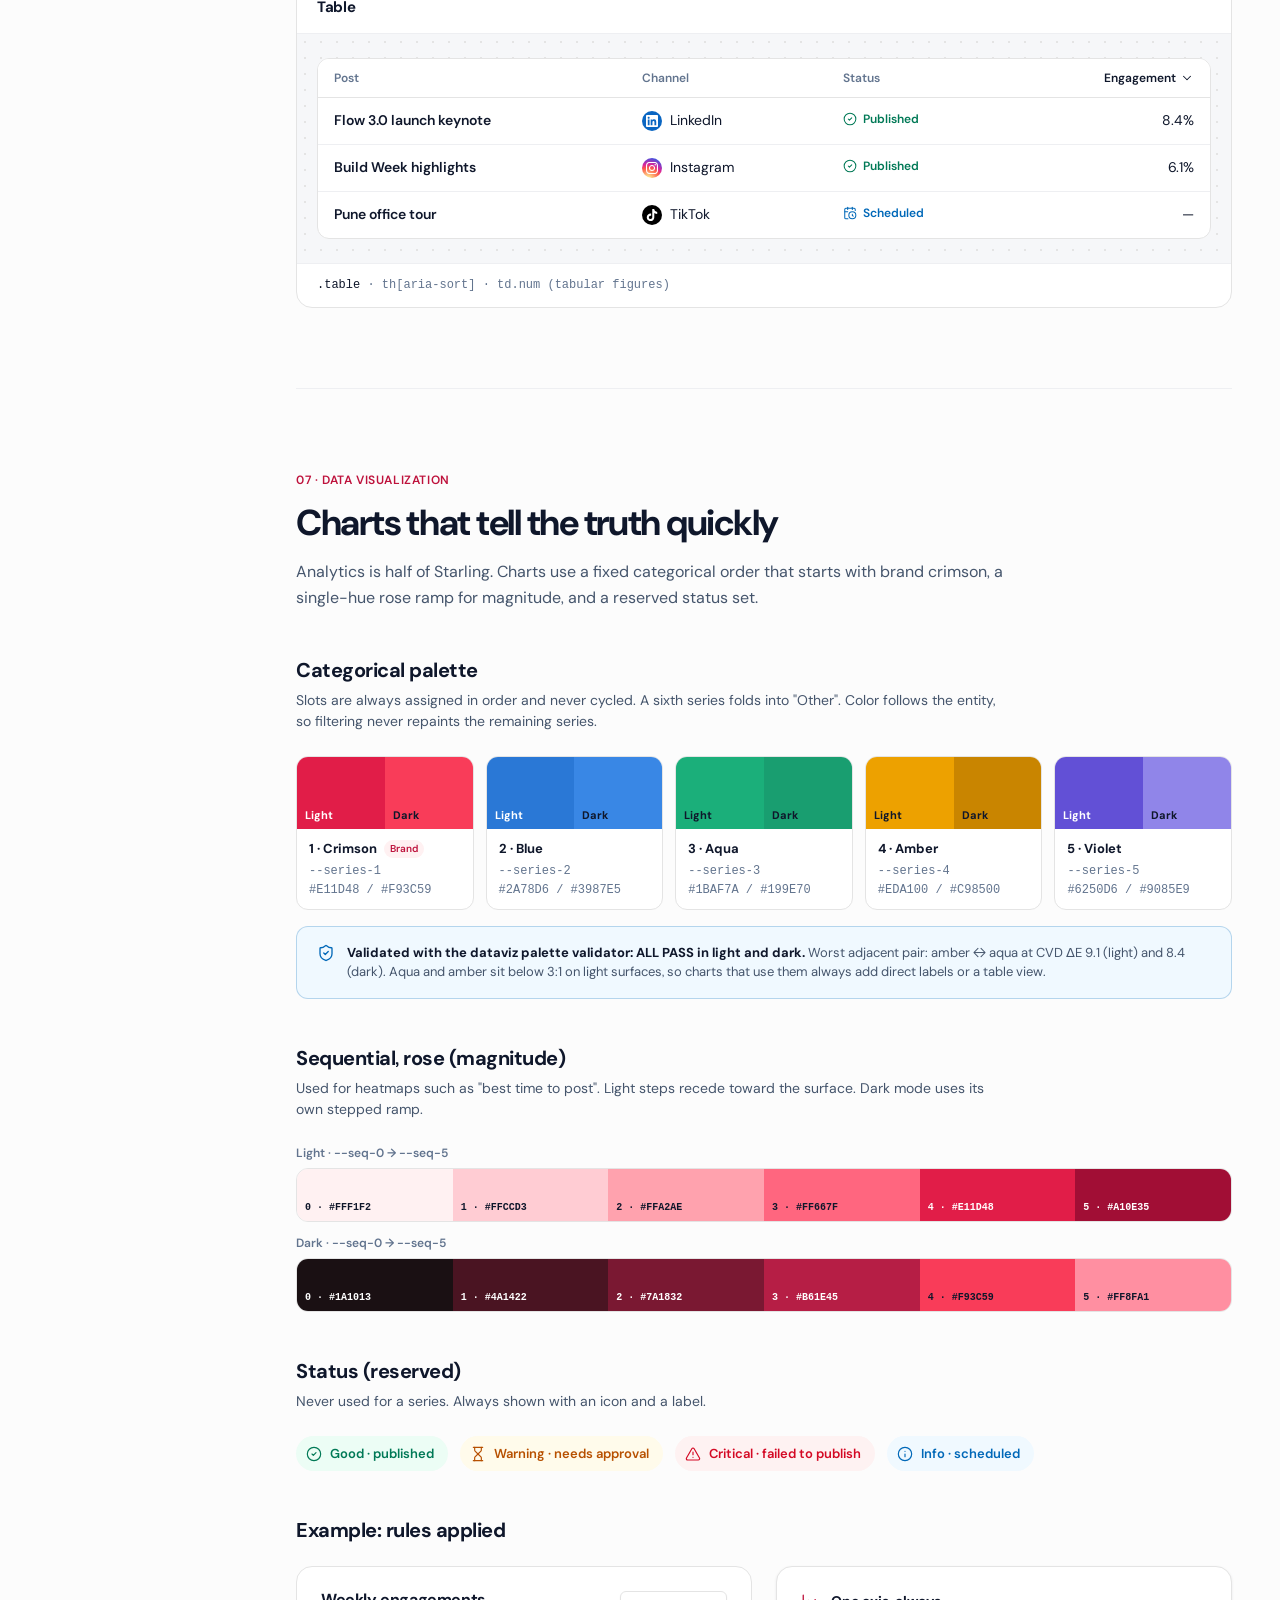
<file: brand.html>
<!doctype html>
<html lang="en">
<head>
  <meta charset="utf-8">
  <meta name="viewport" content="width=device-width, initial-scale=1">
  <title>Starling Design System</title>
  <meta name="description" content="Starling brand guidelines and design system: logo, color, typography, foundations, iconography, components, data visualization, voice and accessibility.">
  <script>try{var t=localStorage.getItem('starling:theme');t=t?JSON.parse(t):(matchMedia('(prefers-color-scheme: dark)').matches?'dark':'light');document.documentElement.setAttribute('data-theme',t)}catch(e){}</script>
  <link rel="icon" type="image/svg+xml" href="assets/brand/favicon.svg">
  <link rel="preconnect" href="https://fonts.googleapis.com">
  <link rel="preconnect" href="https://fonts.gstatic.com" crossorigin>
  <link rel="stylesheet" href="https://fonts.googleapis.com/css2?family=DM+Sans:opsz,wght@9..40,400;9..40,500;9..40,600;9..40,700&display=swap">
  <link rel="stylesheet" href="assets/css/tokens.css">
  <link rel="stylesheet" href="assets/css/base.css">
  <link rel="stylesheet" href="assets/css/components.css">
  <link rel="stylesheet" href="assets/css/brand.css">
</head>
<body class="ds">
  <a class="skip-link" href="#main">Skip to content</a>

  <header class="ds-top">
    <a class="ds-top-logo" href="#cover" aria-label="Starling design system, back to top">
      <img data-theme-logo data-logo-light="assets/brand/logo.svg" data-logo-dark="assets/brand/logo-white.svg" src="assets/brand/logo.svg" alt="Starling" height="28">
    </a>
    <span class="ds-top-sep" aria-hidden="true"></span>
    <span class="badge badge-brand">Design System v1.0</span>
    <nav class="ds-top-links" aria-label="Product">
      <a class="btn btn-secondary" href="app.html#/home"><i data-icon="layout-dashboard" data-size="16"></i>Open app</a>
      <button class="icon-btn" type="button" data-theme-toggle aria-label="Switch theme"><span class="theme-ic"></span></button>
    </nav>
  </header>

  <div class="ds-shell">
    <nav class="ds-toc" aria-label="Guidelines sections">
      <p class="eyebrow ds-toc-title">Guidelines</p>
      <ol>
        <li><a href="#cover"><span class="num">00</span>Overview</a></li>
        <li><a href="#logo"><span class="num">01</span>Logo</a></li>
        <li><a href="#color"><span class="num">02</span>Color</a></li>
        <li><a href="#typography"><span class="num">03</span>Typography</a></li>
        <li><a href="#foundations"><span class="num">04</span>Foundations</a></li>
        <li><a href="#icons"><span class="num">05</span>Iconography</a></li>
        <li><a href="#components"><span class="num">06</span>Components</a></li>
        <li><a href="#dataviz"><span class="num">07</span>Data visualization</a></li>
        <li><a href="#voice"><span class="num">08</span>Voice &amp; tone</a></li>
        <li><a href="#a11y"><span class="num">09</span>Accessibility</a></li>
      </ol>
      <div class="ds-toc-foot">
        <strong>Built on AllAI Suite</strong>
        Starling inherits the AllAI Suite design language: DM Sans, crimson brand, rose-to-orange signature gradient.
      </div>
    </nav>

    <main class="ds-main" id="main" tabindex="-1">

      <!-- ================= 00 COVER ================= -->
      <section class="ds-cover" id="cover" data-section aria-labelledby="cover-title">
        <div class="ds-cover-dots" aria-hidden="true"></div>
        <div class="ds-cover-grid">
          <div>
            <span class="chip-announce"><b>v1.0</b>Brand guidelines · Nov 2026</span>
            <h1 id="cover-title" class="display">Every channel, <span class="gradient-text">moving as one.</span></h1>
            <p class="lead">A starling murmuration is thousands of birds moving as a single, fluid shape. That's the promise of Starling: every network, post and conversation your team manages, in one motion. This system keeps that promise consistent, from the smallest badge to the boldest campaign.</p>
            <div class="ds-cover-actions">
              <a class="btn btn-gradient btn-lg btn-pill" href="#logo">Explore the brand <i data-icon="arrow-right" data-size="18"></i></a>
              <a class="btn btn-secondary btn-lg btn-pill" href="#components">Jump to components</a>
            </div>
          </div>
          <div class="ds-cover-art" aria-hidden="true">
            <span class="ds-orbit o2"></span>
            <span class="ds-orbit"></span>
            <img src="assets/brand/logo-mark.svg" alt="" width="148" height="188">
          </div>
        </div>
        <dl class="ds-cover-meta">
          <div><dt>Typeface</dt><dd>DM Sans</dd></div>
          <div><dt>Brand color</dt><dd>Crimson #E11D48</dd></div>
          <div><dt>Base radius</dt><dd>8px · cards 16px</dd></div>
          <div><dt>Lineage</dt><dd>AllAI Suite</dd></div>
        </dl>
      </section>

      <div class="ds-story">
        <article class="card ds-story-card">
          <div class="ds-story-ic"><i data-icon="workflow" data-size="20"></i></div>
          <h3>The flight path</h3>
          <p>The mark is a calligraphic S traced like a flock's flight path: hair-thin where it begins, gathering weight as it turns, and tapering to a beak-like point.</p>
        </article>
        <article class="card ds-story-card">
          <div class="ds-story-ic"><i data-icon="sparkles" data-size="20"></i></div>
          <h3>The star</h3>
          <p>A four-point star floats ahead of the stroke. It's the "star" in Starling, the moment a post takes off, and a quiet nod to the AI at the heart of AllAI Suite.</p>
        </article>
        <article class="card ds-story-card">
          <div class="ds-story-ic"><i data-icon="layers" data-size="20"></i></div>
          <h3>The family</h3>
          <p>Starling speaks the AllAI Suite design language, with the same type, crimson brand, rose-to-orange gradient, hairline borders and soft elevation, so it feels at home in the suite.</p>
        </article>
      </div>

      <!-- ================= 01 LOGO ================= -->
      <section class="ds-section" id="logo" data-section aria-labelledby="logo-title">
        <div class="ds-section-head">
          <span class="eyebrow">01 · Logo</span>
          <h2 id="logo-title">A mark built from motion</h2>
          <p>The lockup pairs the flight-path mark with a lowercase DM Sans Bold wordmark. The tittle on the "i" is replaced with the same four-point star, so the mark and the name share one detail.</p>
        </div>

        <div class="ds-sub">
          <h3>Primary assets</h3>
          <p>Use the full-color lockup on light surfaces and the white lockup on ink or photography. Every file is a true vector with outlined type and needs no font.</p>
          <div class="ds-sub-body ds-grid-2">
            <div class="ds-logo-tile is-paper">
              <img class="lockup" src="assets/brand/logo.svg" alt="Starling primary lockup, full color">
              <span class="cap">Primary · logo.svg</span>
              <span class="dl"><a class="btn btn-secondary btn-sm" href="assets/brand/logo.svg" download><i data-icon="download" data-size="14"></i>SVG</a></span>
            </div>
            <div class="ds-logo-tile is-ink">
              <img class="lockup" src="assets/brand/logo-white.svg" alt="Starling lockup, reversed for dark backgrounds">
              <span class="cap">Reversed · logo-white.svg</span>
              <span class="dl"><a class="btn btn-secondary btn-sm" href="assets/brand/logo-white.svg" download><i data-icon="download" data-size="14"></i>SVG</a></span>
            </div>
            <div class="ds-logo-tile is-paper">
              <img class="lockup" src="assets/brand/logo-mono.svg" alt="Starling single-color lockup">
              <span class="cap">Mono · logo-mono.svg</span>
              <span class="dl"><a class="btn btn-secondary btn-sm" href="assets/brand/logo-mono.svg" download><i data-icon="download" data-size="14"></i>SVG</a></span>
            </div>
            <div class="ds-logo-tile is-soft">
              <img class="mark" src="assets/brand/logo-mark.svg" alt="Starling mark">
              <span class="cap">Mark · logo-mark.svg</span>
              <span class="dl"><a class="btn btn-secondary btn-sm" href="assets/brand/logo-mark.svg" download><i data-icon="download" data-size="14"></i>SVG</a></span>
            </div>
          </div>
        </div>

        <div class="ds-sub">
          <h3>App icon</h3>
          <p>The white mark on the signature gradient, with a soft top-left sheen. The mark sits slightly left of center to balance the weight of the star.</p>
          <div class="ds-sub-body ds-icon-sizes">
            <figure><img src="assets/brand/app-icon.svg" alt="Starling app icon at 128 pixels" width="128" height="128"><figcaption>128</figcaption></figure>
            <figure><img src="assets/brand/app-icon.svg" alt="Starling app icon at 64 pixels" width="64" height="64"><figcaption>64</figcaption></figure>
            <figure><img src="assets/brand/app-icon.svg" alt="Starling app icon at 32 pixels" width="32" height="32"><figcaption>32</figcaption></figure>
            <figure><img src="assets/brand/app-icon.svg" alt="Starling app icon at 16 pixels" width="16" height="16"><figcaption>16</figcaption></figure>
            <a class="btn btn-secondary btn-sm" href="assets/brand/app-icon.svg" download><i data-icon="download" data-size="14"></i>app-icon.svg</a>
          </div>
        </div>

        <div class="ds-sub">
          <h3>Clear space &amp; minimum size</h3>
          <p>Keep a margin of <strong>x</strong> on every side, where x is the height of the star (about a quarter of the lockup's height). Never set the lockup below 96px wide or the mark below 16px.</p>
          <div class="ds-sub-body ds-grid-2">
            <div class="card card-pad ds-paper" style="display:grid;place-items:center;min-height:220px">
              <div class="ds-clear">
                <span class="x t" aria-hidden="true">x</span><span class="x b" aria-hidden="true">x</span><span class="x l" aria-hidden="true">x</span><span class="x r" aria-hidden="true">x</span>
                <div class="ds-clear-inner"><img src="assets/brand/logo.svg" alt="Starling lockup with clear-space margin of x on all sides"></div>
              </div>
            </div>
            <div class="card card-pad">
              <ul class="ds-rules">
                <li><i data-icon="maximize-2" data-size="18"></i><div><strong>Clear space = x</strong>The star's height. Nothing (text, edges or other logos) enters this zone.</div></li>
                <li><i data-icon="minimize-2" data-size="18"></i><div><strong>Lockup ≥ 96px wide</strong>Below that, the wordmark's counters close up. Use the mark on its own instead.</div></li>
                <li><i data-icon="smartphone" data-size="18"></i><div><strong>Mark ≥ 16px</strong>16px is the favicon floor. At 24px and above, use the app icon tile.</div></li>
              </ul>
              <div class="ds-minsize" style="margin-top:var(--sp-6)">
                <figure><img src="assets/brand/logo.svg" alt="Starling lockup at minimum width, 96 pixels" style="width:96px;height:auto"><div class="ruler" style="width:96px" aria-hidden="true"></div><figcaption>96px</figcaption></figure>
                <figure><img src="assets/brand/logo-mark.svg" alt="Starling mark at minimum size, 16 pixels" style="height:16px;width:auto"><div class="ruler" style="width:16px" aria-hidden="true"></div><figcaption>16px</figcaption></figure>
              </div>
            </div>
          </div>
        </div>

        <div class="ds-sub">
          <h3>Usage</h3>
          <p>The mark carries the brand gradient. Keep it intact, give it room, and set it on calm backgrounds.</p>
          <div class="ds-sub-body ds-grid-3">
            <figure class="ds-dd is-do">
              <div class="ds-dd-stage"><img src="assets/brand/logo.svg" alt="Correct: full-color lockup on a light surface"></div>
              <figcaption class="ds-dd-label"><i data-icon="circle-check" data-size="16"></i><div><strong>Do: use on light, calm surfaces</strong>Full color on white, off-white or muted backgrounds.</div></figcaption>
            </figure>
            <figure class="ds-dd is-do">
              <div class="ds-dd-stage is-ink"><img src="assets/brand/logo-white.svg" alt="Correct: reversed lockup on ink"></div>
              <figcaption class="ds-dd-label"><i data-icon="circle-check" data-size="16"></i><div><strong>Do: reverse on ink</strong>The white lockup keeps the gradient mark on dark surfaces.</div></figcaption>
            </figure>
            <figure class="ds-dd is-do">
              <div class="ds-dd-stage"><img class="mark" src="assets/brand/app-icon.svg" alt="Correct: app icon tile" style="height:80px;border-radius:18px"></div>
              <figcaption class="ds-dd-label"><i data-icon="circle-check" data-size="16"></i><div><strong>Do: use the tile at small sizes</strong>On avatars, favicons and app stores, use the gradient tile.</div></figcaption>
            </figure>
            <figure class="ds-dd is-dont">
              <div class="ds-dd-stage"><img class="dont-recolor" src="assets/brand/logo.svg" alt="Incorrect: lockup recolored to a different hue"></div>
              <figcaption class="ds-dd-label"><i data-icon="circle-x" data-size="16"></i><div><strong>Don't recolor</strong>The rose-to-orange gradient is the brand. Never shift its hue.</div></figcaption>
            </figure>
            <figure class="ds-dd is-dont">
              <div class="ds-dd-stage"><img class="dont-stretch" src="assets/brand/logo.svg" alt="Incorrect: lockup stretched horizontally"></div>
              <figcaption class="ds-dd-label"><i data-icon="circle-x" data-size="16"></i><div><strong>Don't stretch or squash</strong>Always scale proportionally from a corner.</div></figcaption>
            </figure>
            <figure class="ds-dd is-dont">
              <div class="ds-dd-stage"><img class="dont-effects" src="assets/brand/logo.svg" alt="Incorrect: lockup with drop shadow, glow and rotation"></div>
              <figcaption class="ds-dd-label"><i data-icon="circle-x" data-size="16"></i><div><strong>Don't add effects</strong>No shadows, glows, outlines or rotation.</div></figcaption>
            </figure>
            <figure class="ds-dd is-dont">
              <div class="ds-dd-stage is-photo"><img class="mark" src="assets/brand/logo-mark.svg" alt="Incorrect: gradient mark placed on a busy circuit-board photo"></div>
              <figcaption class="ds-dd-label"><i data-icon="circle-x" data-size="16"></i><div><strong>Don't place on busy photos</strong>Use the white lockup over a calm, darkened area instead.</div></figcaption>
            </figure>
            <figure class="ds-dd is-dont">
              <div class="ds-dd-stage"><div class="row" style="gap:3px"><img src="assets/brand/logo.svg" alt="Incorrect: lockup cramped against a sale badge" style="height:34px"><span class="badge badge-danger" style="height:26px">Free trial</span></div></div>
              <figcaption class="ds-dd-label"><i data-icon="circle-x" data-size="16"></i><div><strong>Don't crowd it</strong>Respect clear space. Keep text and edges outside x.</div></figcaption>
            </figure>
            <figure class="ds-dd is-dont">
              <div class="ds-dd-stage" style="background:var(--rose-600)"><img src="assets/brand/logo.svg" alt="Incorrect: full-color lockup on a crimson background with low contrast"></div>
              <figcaption class="ds-dd-label"><i data-icon="circle-x" data-size="16"></i><div><strong>Don't use on brand color</strong>The gradient mark disappears on crimson. Use white instead.</div></figcaption>
            </figure>
          </div>
        </div>
      </section>

      <!-- ================= 02 COLOR ================= -->
      <section class="ds-section" id="color" data-section aria-labelledby="color-title">
        <div class="ds-section-head">
          <span class="eyebrow">02 · Color</span>
          <h2 id="color-title">Crimson, with a warm horizon</h2>
          <p>Crimson leads and the rose-to-orange gradient is the signature. Slate neutrals do most of the work. Every value is taken from AllAI Suite, and each step shows its live WCAG contrast.</p>
        </div>

        <div class="ds-sub">
          <h3>Primitives</h3>
          <p>Raw ramps. Components never use these directly; they use the semantic roles below.</p>
          <div class="ds-sub-body" id="primitives"></div>
        </div>

        <div class="ds-sub">
          <h3>Semantic roles: light &amp; dark</h3>
          <p>Dark mode uses its own stepped values, taken from AllAI Suite's dark tokens, not an inversion. Contrast is measured against each mode's card surface.</p>
          <div class="ds-sub-body ds-modes" id="modes"></div>
        </div>

        <div class="ds-sub">
          <h3>Gradients</h3>
          <p>The signature gradient is for brand moments: headlines, the logo and active indicators. Buttons with text use the AA-tuned CTA gradient, which starts deeper so white labels clear contrast where they sit.</p>
          <div class="ds-sub-body ds-grid-2">
            <div class="ds-gradient">
              <div class="ds-gradient-bar sig"><span>#FF2357</span><span>#FE6E00</span></div>
              <div class="ds-gradient-meta">
                <h4>Signature <code class="tok">--grad-brand</code></h4>
                <p>AllAI Suite's <em>from-rose-500 to-orange-500</em>. Use it for display type, the logo, tab indicators and progress fills. Never put small text on it.</p>
                <code>linear-gradient(90deg, #FF2357 0%, #FE6E00 100%)</code>
              </div>
            </div>
            <div class="ds-gradient">
              <div class="ds-gradient-bar cta"><span>#E11D48</span><span>#F0560F</span></div>
              <div class="ds-gradient-meta">
                <h4>CTA <code class="tok">--grad-brand-cta</code></h4>
                <p>Starts at brand crimson, where white text measures 4.70:1, and only warms toward the trailing edge. Reserved for one primary action per screen.</p>
                <code>linear-gradient(100deg, #E11D48 0%, #EC2F45 45%, #F0560F 100%)</code>
              </div>
            </div>
          </div>
        </div>
      </section>

      <!-- ================= 03 TYPOGRAPHY ================= -->
      <section class="ds-section" id="typography" data-section aria-labelledby="type-title">
        <div class="ds-section-head">
          <span class="eyebrow">03 · Typography</span>
          <h2 id="type-title">DM Sans, set with intent</h2>
          <p>One family, four weights. Display sizes tighten their tracking and line height (AllAI's hero uses a 1.04 line height). Body text stays at 1.5 or more for comfortable reading.</p>
        </div>

        <div class="ds-sub">
          <div class="ds-specimen">
            <div class="ds-specimen-big">
              <div class="aa" aria-hidden="true">Aa</div>
              <div>
                <div class="name">DM Sans</div>
                <div class="meta">Geometric, low-contrast · optical size 9–40 · Google Fonts (OFL)</div>
              </div>
            </div>
            <div class="card ds-glyphs">
              <div class="set" aria-label="Uppercase alphabet">ABCDEFGHIJKLMNOPQRSTUVWXYZ</div>
              <div class="set" aria-label="Lowercase alphabet">abcdefghijklmnopqrstuvwxyz</div>
              <div class="set tabular" aria-label="Numerals and symbols">0123456789 @#&amp;%+→</div>
              <div class="ds-weights">
                <div><b style="font-weight:400">Aa</b><span>Regular 400</span><span class="use">Body</span></div>
                <div><b style="font-weight:500">Aa</b><span>Medium 500</span><span class="use">Labels</span></div>
                <div><b style="font-weight:600">Aa</b><span>Semibold 600</span><span class="use">UI</span></div>
                <div><b style="font-weight:700">Aa</b><span>Bold 700</span><span class="use">Headings</span></div>
              </div>
            </div>
          </div>
        </div>

        <div class="ds-sub">
          <h3>Type scale</h3>
          <p>A 13-step scale. The app UI runs on 14px; marketing body copy is 15–18px. Mobile inputs use 16px so iOS doesn't zoom in.</p>
          <div class="ds-sub-body ds-scale" id="typescale"></div>
        </div>
      </section>

      <!-- ================= 04 FOUNDATIONS ================= -->
      <section class="ds-section" id="foundations" data-section aria-labelledby="found-title">
        <div class="ds-section-head">
          <span class="eyebrow">04 · Foundations</span>
          <h2 id="found-title">Spacing, shape, depth &amp; motion</h2>
          <p>A 4pt rhythm, an 8px base radius with 16px cards (AllAI's rounded-2xl), a soft five-step elevation scale, and short, purposeful motion.</p>
        </div>

        <div class="ds-sub">
          <h3>Spacing · 4pt grid</h3>
          <div class="ds-sub-body card card-pad ds-space" id="spacing"></div>
        </div>

        <div class="ds-sub">
          <h3>Radius</h3>
          <div class="ds-sub-body ds-radius" id="radius"></div>
        </div>

        <div class="ds-sub">
          <h3>Elevation</h3>
          <p>Cards rest at <code>shadow-sm</code> and lift to <code>shadow-xl</code> on hover. Menus use <code>xl</code> and modals use <code>2xl</code>.</p>
          <div class="ds-sub-body ds-shadows" id="shadows"></div>
        </div>

        <div class="ds-sub">
          <h3>Motion</h3>
          <p>Micro-interactions take 120–280ms. Entrances ease out and exits ease in, running about 30% faster. Spring easing is only for small confirmations such as toggles, toasts and modals.</p>
          <div class="ds-sub-body ds-motion">
            <div class="ds-motion-head">
              <button class="btn btn-primary" type="button" id="play-motion"><i data-icon="play" data-size="16"></i>Play curves</button>
              <span class="text-sm text-muted">Slowed to 900ms so you can see each curve.</span>
            </div>
            <div id="motion-rows"></div>
            <div class="ds-durations">
              <div><b>120ms</b><span>--dur-fast · hover, press, tooltips</span></div>
              <div><b>180ms</b><span>--dur · default state changes</span></div>
              <div><b>280ms</b><span>--dur-slow · modals, drawers, toasts</span></div>
            </div>
            <div class="ds-callout ds-rm-note" id="rm-note"><i data-icon="info" data-size="18"></i><div><strong>Reduced motion is on.</strong> Duration tokens collapse to 0ms and animations jump to their end state.</div></div>
          </div>
        </div>
      </section>

      <!-- ================= 05 ICONS ================= -->
      <section class="ds-section" id="icons" data-section aria-labelledby="icons-title">
        <div class="ds-section-head">
          <span class="eyebrow">05 · Iconography</span>
          <h2 id="icons-title">One stroke, one voice</h2>
          <p>UI icons come from Lucide, drawn at a 1.75 stroke on a 24px grid and rendered at 16, 18 or 20px. Network glyphs are the official Simple Icons marks. Emoji are never used as icons.</p>
        </div>
        <div class="ds-sub">
          <h3>UI icons</h3>
          <div class="ds-sub-body">
            <div class="ds-icon-tools">
              <label class="input-group">
                <span class="sr-only">Filter icons</span>
                <i data-icon="search" data-size="16" class="input-icon"></i>
                <input class="input" type="search" id="icon-filter" placeholder="Filter icons by name…" autocomplete="off">
              </label>
              <span class="badge" id="icon-count" aria-live="polite"></span>
              <span class="text-sm text-muted ds-icon-hint">Click an icon to copy its name</span>
            </div>
            <div class="ds-icon-grid" id="icon-grid"></div>
            <div class="ds-icon-more-row"><button class="btn btn-secondary" type="button" id="icon-more" aria-controls="icon-grid" aria-expanded="false"></button></div>
          </div>
        </div>
        <div class="ds-sub">
          <h3>Network glyphs</h3>
          <p>Always shown on the network's own brand color. Black-mark networks flip to white in dark mode.</p>
          <div class="ds-sub-body ds-nets" id="nets"></div>
        </div>
      </section>

      <!-- ================= 06 COMPONENTS ================= -->
      <section class="ds-section" id="components" data-section aria-labelledby="comp-title">
        <div class="ds-section-head">
          <span class="eyebrow">06 · Components</span>
          <h2 id="comp-title">The working parts</h2>
          <p>Every example below is live and uses the same classes as the app. Hover, focus with the keyboard, and click them.</p>
        </div>

        <div class="ds-demos">
          <!-- Buttons -->
          <div class="ds-demo wide">
            <div class="ds-demo-head"><h4>Buttons</h4><span class="badge">One primary action per screen</span></div>
            <div class="ds-demo-stage">
              <button class="btn btn-gradient btn-pill" type="button"><i data-icon="square-pen" data-size="16"></i>Create post</button>
              <button class="btn btn-primary" type="button">Schedule</button>
              <button class="btn btn-secondary" type="button">Save draft</button>
              <button class="btn btn-ghost" type="button">Cancel</button>
              <button class="btn btn-soft" type="button"><i data-icon="sparkles" data-size="16"></i>Rewrite with AI</button>
              <button class="btn btn-danger" type="button">Delete</button>
              <button class="btn btn-primary" type="button" disabled>Disabled</button>
            </div>
            <div class="ds-demo-stage" style="border-top:1px solid var(--divider)">
              <button class="btn btn-primary btn-sm" type="button">Small</button>
              <button class="btn btn-primary" type="button">Default</button>
              <button class="btn btn-primary btn-lg" type="button">Large</button>
              <button class="btn btn-gradient btn-xl btn-pill" type="button">Start free</button>
              <button class="btn btn-secondary btn-icon" type="button" aria-label="Add" data-tip="Add"><i data-icon="plus" data-size="18"></i></button>
              <button class="icon-btn" type="button" aria-label="Notifications" data-tip="Notifications"><i data-icon="bell" data-size="18"></i><span class="dot" aria-hidden="true"></span></button>
              <button class="icon-btn" type="button" aria-pressed="true" aria-label="Pinned" data-tip="Pinned"><i data-icon="bookmark" data-size="18"></i></button>
              <button class="btn btn-primary" type="button" id="demo-loading"><i data-icon="send" data-size="16"></i>Publish now</button>
            </div>
            <div class="ds-demo-cap"><b>.btn</b> + .btn-primary · .btn-gradient · .btn-secondary · .btn-ghost · .btn-soft · .btn-danger · sizes .btn-sm / .btn-lg / .btn-xl · .btn-pill · .btn-icon · .icon-btn · .is-loading (click "Publish now")</div>
          </div>

          <!-- Inputs -->
          <div class="ds-demo">
            <div class="ds-demo-head"><h4>Inputs</h4></div>
            <div class="ds-demo-stage col">
              <div class="field">
                <label class="label" for="ds-campaign">Campaign name <span class="req" aria-hidden="true">*</span></label>
                <input class="input" id="ds-campaign" value="Flow 3.0 Launch" required aria-describedby="ds-campaign-hint">
                <span class="hint" id="ds-campaign-hint">Shown on reports and in the planner.</span>
              </div>
              <label class="input-group">
                <span class="sr-only">Search posts</span>
                <i data-icon="search" data-size="16" class="input-icon"></i>
                <input class="input" type="search" placeholder="Search posts, tags, people…">
              </label>
              <div class="field">
                <label class="label" for="ds-url">Link</label>
                <input class="input" id="ds-url" type="url" value="nexora.io/flow-3" aria-invalid="true" aria-describedby="ds-url-err">
                <span class="field-error" id="ds-url-err" role="alert"><i data-icon="triangle-alert" data-size="14"></i>Add https:// so the link preview can load.</span>
              </div>
            </div>
            <div class="ds-demo-cap"><b>.field</b> .label .hint .field-error · <b>.input</b> [aria-invalid] · .input-group</div>
          </div>

          <div class="ds-demo">
            <div class="ds-demo-head"><h4>Select, textarea &amp; choices</h4></div>
            <div class="ds-demo-stage col">
              <div class="field">
                <label class="label" for="ds-tz">Time zone</label>
                <select class="select" id="ds-tz"><option>India Standard Time (IST)</option><option>Gulf Standard Time (GST)</option><option>London (GMT)</option></select>
              </div>
              <div class="field">
                <label class="label" for="ds-caption">Caption</label>
                <textarea class="textarea" id="ds-caption" rows="3">Flow 3.0 is here: AI agents that plan, run and report on your workflows. #Flow3</textarea>
              </div>
              <div class="row-4 wrap">
                <label class="check"><input type="checkbox" checked>First comment</label>
                <label class="check"><input type="radio" name="ds-r" checked>Post now</label>
                <label class="check"><input type="radio" name="ds-r">Schedule</label>
                <label class="switch"><input type="checkbox" checked aria-label="Auto-schedule at best time"><span class="text-sm fw-500">Best time</span></label>
              </div>
            </div>
            <div class="ds-demo-cap"><b>.select</b> · <b>.textarea</b> · <b>.check</b> (checkbox, radio) · <b>.switch</b></div>
          </div>

          <!-- Badges & status -->
          <div class="ds-demo">
            <div class="ds-demo-head"><h4>Badges &amp; status</h4></div>
            <div class="ds-demo-stage col">
              <div class="row wrap">
                <span class="badge">Draft</span>
                <span class="badge badge-brand">New</span>
                <span class="badge badge-success badge-dot">Live</span>
                <span class="badge badge-warning">Needs review</span>
                <span class="badge badge-danger">Failed</span>
                <span class="badge badge-info">Beta</span>
                <span class="badge badge-outline">#Flow3</span>
                <span class="count">12</span>
                <span class="count count-muted">3</span>
              </div>
              <div class="row-4 wrap">
                <span class="status st-scheduled"><i data-icon="calendar-clock" data-size="14"></i>Scheduled</span>
                <span class="status st-published"><i data-icon="circle-check" data-size="14"></i>Published</span>
                <span class="status st-draft"><i data-icon="pencil" data-size="14"></i>Draft</span>
                <span class="status st-approval"><i data-icon="hourglass" data-size="14"></i>Needs approval</span>
                <span class="status st-failed"><i data-icon="triangle-alert" data-size="14"></i>Failed</span>
              </div>
            </div>
            <div class="ds-demo-cap"><b>.badge</b> -brand -success -warning -danger -info -outline -dot · <b>.count</b> · <b>.status</b> .st-* (icon and label, never color alone)</div>
          </div>

          <!-- Avatars -->
          <div class="ds-demo">
            <div class="ds-demo-head"><h4>Avatars</h4></div>
            <div class="ds-demo-stage">
              <span class="avatar avatar-xs"><img src="assets/media/a1.webp" alt="Meera Kapoor"></span>
              <span class="avatar avatar-sm"><img src="assets/media/a2.webp" alt="Rohan Desai"></span>
              <span class="avatar"><img src="assets/media/a3.webp" alt="Neha Sharma"></span>
              <span class="avatar avatar-md presence"><img src="assets/media/a4.webp" alt="Arjun Mehta, online"></span>
              <span class="avatar avatar-lg"><img src="assets/media/a5.webp" alt="Kavya Reddy"><i data-net="instagram" data-size="18"></i></span>
              <span class="avatar avatar-xl"><img src="assets/media/a6.webp" alt="Aditya Kumar"><i data-net="linkedin" data-size="22"></i></span>
              <span class="avatar avatar-md">JL</span>
              <span class="avatar-stack" aria-label="5 teammates">
                <span class="avatar avatar-sm"><img src="assets/media/a7.webp" alt=""></span>
                <span class="avatar avatar-sm"><img src="assets/media/a8.webp" alt=""></span>
                <span class="avatar avatar-sm"><img src="assets/media/a9.webp" alt=""></span>
                <span class="avatar avatar-sm"><img src="assets/media/a10.webp" alt=""></span>
                <span class="avatar avatar-sm">+1</span>
              </span>
            </div>
            <div class="ds-demo-cap"><b>.avatar</b> -xs -sm -md -lg -xl · .presence · .net-badge overlay · <b>.avatar-stack</b></div>
          </div>

          <!-- Chips, tabs, segmented -->
          <div class="ds-demo">
            <div class="ds-demo-head"><h4>Chips, tabs &amp; segmented</h4></div>
            <div class="ds-demo-stage col">
              <div class="row wrap" id="demo-chips">
                <button class="chip" type="button" aria-pressed="true">All <span class="count">24</span></button>
                <button class="chip" type="button" aria-pressed="false"><i data-icon="message-circle" data-size="14"></i>Comments</button>
                <button class="chip" type="button" aria-pressed="false"><i data-icon="mail" data-size="14"></i>DMs</button>
                <button class="chip" type="button" aria-pressed="false"><i data-icon="at-sign" data-size="14"></i>Mentions</button>
              </div>
              <div>
                <div class="tabs" role="tablist" aria-label="Report period" id="demo-tabs">
                  <button class="tab" role="tab" type="button" aria-selected="true" data-panel="Overview: 1.2M impressions across 6 channels this month.">Overview</button>
                  <button class="tab" role="tab" type="button" aria-selected="false" tabindex="-1" data-panel="Engagement: 4.8% average rate, up 0.6 pts from last month.">Engagement</button>
                  <button class="tab" role="tab" type="button" aria-selected="false" tabindex="-1" data-panel="Audience: 38.2K new followers, led by LinkedIn.">Audience</button>
                </div>
                <p class="ds-tab-panel" role="tabpanel" id="demo-tabpanel">Overview: 1.2M impressions across 6 channels this month.</p>
              </div>
              <div class="segmented" role="group" aria-label="Calendar view" id="demo-seg">
                <button type="button" aria-pressed="false"><i data-icon="list" data-size="14"></i>List</button>
                <button type="button" aria-pressed="true"><i data-icon="calendar-days" data-size="14"></i>Week</button>
                <button type="button" aria-pressed="false"><i data-icon="calendar" data-size="14"></i>Month</button>
              </div>
            </div>
            <div class="ds-demo-cap"><b>.chip</b>[aria-pressed] · <b>.tabs</b> .tab[aria-selected] (arrow keys) · <b>.segmented</b></div>
          </div>

          <div class="ds-demo">
            <div class="ds-demo-head"><h4>Overlays &amp; feedback</h4></div>
            <div class="ds-demo-stage">
              <button class="btn btn-secondary" type="button" data-demo="toast-success"><i data-icon="circle-check" data-size="16"></i>Success toast</button>
              <button class="btn btn-secondary" type="button" data-demo="toast-error"><i data-icon="triangle-alert" data-size="16"></i>Error toast</button>
              <button class="btn btn-secondary" type="button" data-demo="toast-info"><i data-icon="sparkles" data-size="16"></i>Info toast</button>
              <button class="btn btn-secondary" type="button" data-demo="modal"><i data-icon="maximize-2" data-size="16"></i>Modal</button>
              <button class="btn btn-secondary" type="button" data-demo="drawer"><i data-icon="panel-left" data-size="16"></i>Drawer</button>
              <button class="btn btn-secondary" type="button" data-demo="menu" aria-haspopup="menu" aria-expanded="false"><i data-icon="ellipsis" data-size="16"></i>Menu</button>
              <button class="btn btn-ghost" type="button" data-tip="Best time to post: <b>Tue 9:30 AM</b>">Hover for tooltip</button>
            </div>
            <div class="ds-demo-cap"><b>SL.toast()</b> · <b>SL.modal()</b> / SL.confirm() · <b>SL.drawer()</b> · <b>SL.menu()</b> · [data-tip]. Esc closes, focus is trapped and then restored.</div>
          </div>

          <!-- Cards -->
          <div class="ds-demo">
            <div class="ds-demo-head"><h4>Cards</h4></div>
            <div class="ds-demo-stage">
              <article class="card card-hover ds-post-card">
                <img src="assets/media/t9.webp" alt="A presenter walking the team through a product demo in a meeting room" width="340" height="212">
                <div class="body">
                  <div class="row">
                    <span class="avatar avatar-sm avatar-sq ds-nx" aria-hidden="true">NX</span>
                    <div class="grow"><div class="fw-600 text-sm">Nexora</div><div class="text-xs text-muted">Tue 9:30 AM</div></div>
                    <span class="status st-scheduled"><i data-icon="calendar-clock" data-size="14"></i>Scheduled</span>
                  </div>
                  <p class="text-sm text-2" style="margin-top:10px">Flow 3.0 is here. AI agents that plan, run and report on your workflows. #Flow3</p>
                  <div class="stats"><span><i data-icon="heart" data-size="14"></i>2.4K</span><span><i data-icon="message-circle" data-size="14"></i>186</span><span><i data-icon="share-2" data-size="14"></i>92</span></div>
                </div>
              </article>
              <div class="card ds-stat-card">
                <div class="eyebrow">Engagement rate</div>
                <div class="v">4.82%</div>
                <span class="delta up"><i data-icon="trending-up" data-size="14"></i>+0.6 pts</span>
                <div class="progress" style="margin-top:14px" role="progressbar" aria-label="Goal progress" aria-valuenow="72" aria-valuemin="0" aria-valuemax="100"><span style="width:72%"></span></div>
                <div class="text-xs text-muted" style="margin-top:6px">72% of quarterly goal</div>
              </div>
            </div>
            <div class="ds-demo-cap"><b>.card</b> .card-hover · .card-pad · .delta.up/.down · <b>.progress</b></div>
          </div>

          <!-- Feedback -->
          <div class="ds-demo">
            <div class="ds-demo-head"><h4>Skeleton &amp; empty state</h4></div>
            <div class="ds-demo-stage col">
              <div class="row-3" aria-hidden="true">
                <span class="skeleton" style="width:40px;height:40px;border-radius:50%"></span>
                <div class="grow stack-2"><div class="skeleton" style="height:12px;width:60%"></div><div class="skeleton" style="height:10px;width:85%"></div></div>
              </div>
              <div class="card empty">
                <div class="empty-icon"><i data-icon="inbox" data-size="24"></i></div>
                <h3>You're all caught up</h3>
                <p>New comments, DMs and mentions from every channel will land here.</p>
                <button class="btn btn-secondary btn-sm" type="button">Adjust filters</button>
              </div>
            </div>
            <div class="ds-demo-cap"><b>.skeleton</b> (shimmer; static under reduced motion) · <b>.empty</b> .empty-icon</div>
          </div>

          <!-- Table -->
          <div class="ds-demo wide">
            <div class="ds-demo-head"><h4>Table</h4></div>
            <div class="ds-demo-stage">
              <div class="ds-table-wrap">
                <table class="table">
                  <thead><tr><th scope="col">Post</th><th scope="col">Channel</th><th scope="col">Status</th><th scope="col" class="num" aria-sort="descending"><button type="button">Engagement <i data-icon="chevron-down" data-size="14"></i></button></th></tr></thead>
                  <tbody>
                    <tr><td class="fw-600">Flow 3.0 launch keynote</td><td><span class="row"><i data-net="linkedin" data-size="20"></i>LinkedIn</span></td><td><span class="status st-published"><i data-icon="circle-check" data-size="14"></i>Published</span></td><td class="num">8.4%</td></tr>
                    <tr><td class="fw-600">Build Week highlights</td><td><span class="row"><i data-net="instagram" data-size="20"></i>Instagram</span></td><td><span class="status st-published"><i data-icon="circle-check" data-size="14"></i>Published</span></td><td class="num">6.1%</td></tr>
                    <tr><td class="fw-600">Pune office tour</td><td><span class="row"><i data-net="tiktok" data-size="20"></i>TikTok</span></td><td><span class="status st-scheduled"><i data-icon="calendar-clock" data-size="14"></i>Scheduled</span></td><td class="num">—</td></tr>
                  </tbody>
                </table>
              </div>
            </div>
            <div class="ds-demo-cap"><b>.table</b> · th[aria-sort] · td.num (tabular figures)</div>
          </div>

        </div>
      </section>

      <!-- ================= 07 DATA VIZ ================= -->
      <section class="ds-section" id="dataviz" data-section aria-labelledby="dv-title">
        <div class="ds-section-head">
          <span class="eyebrow">07 · Data visualization</span>
          <h2 id="dv-title">Charts that tell the truth quickly</h2>
          <p>Analytics is half of Starling. Charts use a fixed categorical order that starts with brand crimson, a single-hue rose ramp for magnitude, and a reserved status set.</p>
        </div>

        <div class="ds-sub">
          <h3>Categorical palette</h3>
          <p>Slots are always assigned in order and never cycled. A sixth series folds into "Other". Color follows the entity, so filtering never repaints the remaining series.</p>
          <div class="ds-sub-body stack-4">
            <div class="ds-slots" id="slots"></div>
            <div class="ds-callout"><i data-icon="shield-check" data-size="18"></i><div><strong>Validated with the dataviz palette validator: ALL PASS in light and dark.</strong> Worst adjacent pair: amber ↔ aqua at CVD ΔE 9.1 (light) and 8.4 (dark). Aqua and amber sit below 3:1 on light surfaces, so charts that use them always add direct labels or a table view.</div></div>
          </div>
        </div>

        <div class="ds-sub">
          <h3>Sequential, rose (magnitude)</h3>
          <p>Used for heatmaps such as "best time to post". Light steps recede toward the surface. Dark mode uses its own stepped ramp.</p>
          <div class="ds-sub-body stack-3" id="seq"></div>
        </div>

        <div class="ds-sub">
          <h3>Status (reserved)</h3>
          <p>Never used for a series. Always shown with an icon and a label.</p>
          <div class="ds-sub-body ds-status-row">
            <span class="ds-status-pill badge-success"><i data-icon="circle-check" data-size="16"></i>Good · published</span>
            <span class="ds-status-pill badge-warning"><i data-icon="hourglass" data-size="16"></i>Warning · needs approval</span>
            <span class="ds-status-pill badge-danger"><i data-icon="triangle-alert" data-size="16"></i>Critical · failed to publish</span>
            <span class="ds-status-pill badge-info"><i data-icon="info" data-size="16"></i>Info · scheduled</span>
          </div>
        </div>

        <div class="ds-sub">
          <h3>Example: rules applied</h3>
          <div class="ds-sub-body ds-grid-2 ds-chart-grid">
            <div class="ds-chart">
              <div class="ds-chart-head">
                <div>
                  <h4>Weekly engagements</h4>
                  <p class="text-sm text-muted">Last 12 weeks · one axis, one unit</p>
                  <div class="ds-legend" aria-hidden="true"><span><i style="background:var(--series-1)"></i>Instagram</span><span><i style="background:var(--series-2)"></i>LinkedIn</span></div>
                </div>
                <button class="btn btn-secondary btn-sm" type="button" id="chart-table-toggle" aria-expanded="false" aria-controls="chart-table"><i data-icon="list" data-size="14"></i>Table view</button>
              </div>
              <div class="ds-chart-plot" id="chart"></div>
              <div class="ds-chart-table ds-table-wrap hidden" id="chart-table"></div>
            </div>
            <div class="card card-pad">
              <ul class="ds-rules">
                <li><i data-icon="chart-line" data-size="18"></i><div><strong>One axis, always.</strong> Two measures with different scales get two charts, never a dual axis.</div></li>
                <li><i data-icon="minimize-2" data-size="18"></i><div><strong>Thin marks.</strong> 2px lines, 4px rounded bar ends, at least 8px markers, and a 2px surface gap between fills.</div></li>
                <li><i data-icon="tag" data-size="18"></i><div><strong>Legend for two or more series.</strong> Up to four series are also labeled directly at the line end.</div></li>
                <li><i data-icon="type" data-size="18"></i><div><strong>Text uses ink, not series color.</strong> Values and labels stay in primary or secondary text; a colored dot carries identity.</div></li>
                <li><i data-icon="activity" data-size="18"></i><div><strong>Hover by default.</strong> A crosshair and tooltip on lines, a per-mark tooltip on bars, and a table view for screen readers.</div></li>
                <li><i data-icon="sliders-horizontal" data-size="18"></i><div><strong>Recessive grid.</strong> Gridlines use <code>--chart-grid</code>, so data always leads.</div></li>
              </ul>
            </div>
          </div>
        </div>
      </section>

      <!-- ================= 08 VOICE ================= -->
      <section class="ds-section" id="voice" data-section aria-labelledby="voice-title">
        <div class="ds-section-head">
          <span class="eyebrow">08 · Voice &amp; tone</span>
          <h2 id="voice-title">Calm, clear, quietly confident</h2>
          <p>Social teams work fast and in public. Starling sounds like a steady teammate: it says what happened, what it means, and what to do next.</p>
        </div>
        <div class="ds-principles">
          <article class="card ds-principle"><span class="n">01</span><h4>Clear over clever</h4><p>Plain verbs, specific numbers, no jargon. "Scheduled for Tue 9:30 AM", not "Queued successfully".</p></article>
          <article class="card ds-principle"><span class="n">02</span><h4>Calm under pressure</h4><p>When something breaks, stay level, say why, and give the fix in the same breath.</p></article>
          <article class="card ds-principle"><span class="n">03</span><h4>Human, never robotic</h4><p>Write like a colleague. Use contractions, use "you", and never blame the user.</p></article>
          <article class="card ds-principle"><span class="n">04</span><h4>Celebrate the team</h4><p>Wins are shared. Credit the people and the content, not the tool.</p></article>
        </div>
        <div class="ds-sub" style="margin-top:var(--sp-8)">
          <div class="ds-copy" role="table" aria-label="Microcopy do and don't examples">
            <div class="ctx head" role="columnheader">Moment</div>
            <div class="head do" role="columnheader"><i data-icon="circle-check" data-size="14"></i>Do</div>
            <div class="head dont" role="columnheader"><i data-icon="circle-x" data-size="14"></i>Don't</div>

            <div class="ctx" role="rowheader">Empty inbox</div>
            <div class="do-c" role="cell">You're all caught up. New messages from every channel will land here.</div>
            <div class="dont-c" role="cell">No data found.</div>

            <div class="ctx" role="rowheader">Publish error</div>
            <div class="do-c" role="cell">Instagram didn't accept this video because it's longer than 90 seconds. Trim it or post it as a Reel.</div>
            <div class="dont-c" role="cell">Error 400: Upload failed.</div>

            <div class="ctx" role="rowheader">Success</div>
            <div class="do-c" role="cell">Scheduled for Tue, 9:30 AM on 3 channels.</div>
            <div class="dont-c" role="cell">Success!!! Your post was queued successfully.</div>

            <div class="ctx" role="rowheader">Primary button</div>
            <div class="do-c" role="cell">Schedule post</div>
            <div class="dont-c" role="cell">Submit</div>

            <div class="ctx" role="rowheader">Destructive confirm</div>
            <div class="do-c" role="cell">Delete this scheduled post? It won't be published to LinkedIn or X.</div>
            <div class="dont-c" role="cell">Are you sure?</div>

            <div class="ctx" role="rowheader">AI suggestion</div>
            <div class="do-c" role="cell">Here's a shorter version for X, at 212 characters. Keep it or edit it.</div>
            <div class="dont-c" role="cell">AI has generated optimized content for maximum engagement.</div>
          </div>
        </div>
      </section>

      <!-- ================= 09 ACCESSIBILITY ================= -->
      <section class="ds-section" id="a11y" data-section aria-labelledby="a11y-title">
        <div class="ds-section-head">
          <span class="eyebrow">09 · Accessibility</span>
          <h2 id="a11y-title">Built for everyone on the team</h2>
          <p>Every component ships with the critical rules from our UI/UX review checklist already in place. These are requirements, not suggestions.</p>
        </div>
        <ul class="ds-a11y">
          <li><i data-icon="circle-check" data-size="18"></i><div><strong>Contrast 4.5:1 for text</strong><span>Body text, labels and icons meet AA in both themes. Brand crimson on white measures 4.70:1.</span><span class="tag">color-contrast · color-accessible-pairs</span></div></li>
          <li><i data-icon="circle-check" data-size="18"></i><div><strong>Visible focus everywhere</strong><span>A 2px crimson outline or 3px ring on every interactive element, and never removed.</span><span class="tag">focus-states · keyboard-nav</span></div></li>
          <li><i data-icon="circle-check" data-size="18"></i><div><strong>44px touch targets</strong><span>Toolbar icon buttons are 40px with 8px spacing, and nav rows are 44px. Mobile inputs are 16px or larger.</span><span class="tag">touch-target-size · touch-spacing</span></div></li>
          <li><i data-icon="circle-check" data-size="18"></i><div><strong>Reduced motion respected</strong><span>Duration tokens drop to 0ms and shimmer and spring effects stop.</span><span class="tag">reduced-motion</span></div></li>
          <li><i data-icon="circle-check" data-size="18"></i><div><strong>Labels, not placeholders</strong><span>Every input has a visible label. Errors appear below the field with role="alert" and state the fix.</span><span class="tag">input-labels · error-clarity</span></div></li>
          <li><i data-icon="circle-check" data-size="18"></i><div><strong>Color is never alone</strong><span>Status always pairs an icon with a label. Charts add legends, direct labels and a table view.</span><span class="tag">color-not-only · data-table</span></div></li>
          <li><i data-icon="circle-check" data-size="18"></i><div><strong>Icon buttons are named</strong><span>Every icon-only control has an aria-label and a tooltip.</span><span class="tag">aria-labels</span></div></li>
          <li><i data-icon="circle-check" data-size="18"></i><div><strong>Dialogs trap and restore focus</strong><span>Esc closes, focus stays inside while open and returns to the trigger afterwards.</span><span class="tag">escape-routes · focus-management</span></div></li>
        </ul>

        <footer class="ds-foot">
          <div class="row-3"><img data-theme-logo data-logo-light="assets/brand/logo.svg" data-logo-dark="assets/brand/logo-white.svg" src="assets/brand/logo.svg" alt="Starling"><span>Design System v1.0 · Derived from AllAI Suite</span></div>
          <div class="row-3"><a class="btn btn-ghost btn-sm" href="app.html#/home">Open app</a><a class="btn btn-ghost btn-sm" href="#cover">Back to top <i data-icon="chevron-up" data-size="14"></i></a></div>
        </footer>
      </section>
    </main>
  </div>

  <script src="assets/js/icons.js"></script>
  <script src="assets/js/ui.js"></script>
  <script src="assets/js/brand.js"></script>
</body>
</html>
</file>
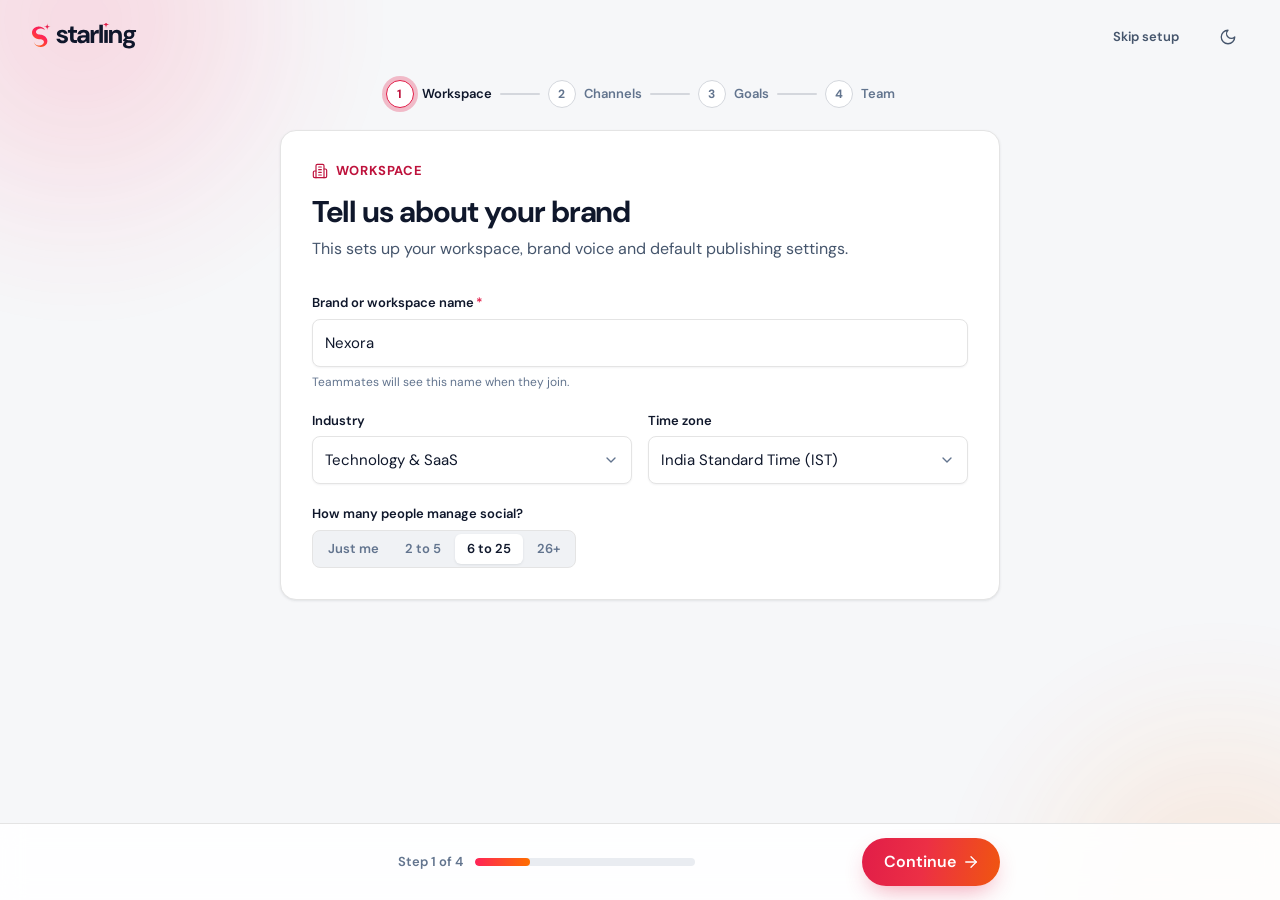
<file: onboarding.html>
<!doctype html>
<html lang="en">
<head>
  <meta charset="utf-8">
  <meta name="viewport" content="width=device-width, initial-scale=1">
  <title>Set up your workspace · Starling</title>
  <meta name="theme-color" content="#E11D48">
  <script>try{var t=localStorage.getItem('starling:theme');t=t?JSON.parse(t):(matchMedia('(prefers-color-scheme: dark)').matches?'dark':'light');document.documentElement.setAttribute('data-theme',t)}catch(e){}</script>
  <link rel="icon" type="image/svg+xml" href="assets/brand/favicon.svg">
  <link rel="preconnect" href="https://fonts.googleapis.com">
  <link rel="preconnect" href="https://fonts.gstatic.com" crossorigin>
  <link href="https://fonts.googleapis.com/css2?family=DM+Sans:opsz,wght@9..40,400;9..40,500;9..40,600;9..40,700&display=swap" rel="stylesheet">
  <link rel="stylesheet" href="assets/css/tokens.css">
  <link rel="stylesheet" href="assets/css/base.css">
  <link rel="stylesheet" href="assets/css/components.css">
  <link rel="stylesheet" href="assets/css/marketing.css">
</head>
<body data-page="onboarding">
  <a class="skip-link" href="#ob-main">Skip to setup</a>
  <div class="ob">
    <div class="glow glow-rose" aria-hidden="true"></div>
    <div class="glow glow-orange" aria-hidden="true"></div>

    <header class="ob-top">
      <span class="mk-brand">
        <img class="logo-l" src="assets/brand/logo.svg" alt="Starling" height="26" width="128"><img class="logo-d" src="assets/brand/logo-white.svg" alt="Starling" height="26" width="128">
      </span>
      <a class="btn btn-ghost btn-sm ob-skip" href="app.html#/home">Skip setup</a>
      <button class="icon-btn" type="button" data-theme-toggle aria-label="Switch theme"><span class="theme-ic"></span></button>
    </header>

    <nav aria-label="Setup progress">
      <ol class="steps">
        <li class="step"><span class="n">1</span><span class="step-label">Workspace</span></li>
        <li class="step-line" aria-hidden="true"></li>
        <li class="step"><span class="n">2</span><span class="step-label">Channels</span></li>
        <li class="step-line" aria-hidden="true"></li>
        <li class="step"><span class="n">3</span><span class="step-label">Goals</span></li>
        <li class="step-line" aria-hidden="true"></li>
        <li class="step"><span class="n">4</span><span class="step-label">Team</span></li>
      </ol>
    </nav>

    <main class="ob-main" id="ob-main">
      <div class="card ob-card">

        <!-- Step 1 -->
        <section class="ob-panel" data-step="1" id="ob-panel-1" aria-labelledby="ob-h1">
          <span class="mk-eyebrow"><i data-icon="building-2" data-size="16"></i> Workspace</span>
          <h1 id="ob-h1" tabindex="-1" style="margin-top:10px">Tell us about your brand</h1>
          <p class="sub">This sets up your workspace, brand voice and default publishing settings.</p>
          <div class="ob-fields">
            <div class="field">
              <label class="label" for="ob-ws">Brand or workspace name<span class="req" aria-hidden="true">*</span></label>
              <input class="input input-lg" id="ob-ws" data-name="Workspace name" required autocomplete="organization">
              <div class="hint">Teammates will see this name when they join.</div>
            </div>
            <div class="ob-grid-2">
              <div class="field">
                <label class="label" for="ob-industry">Industry</label>
                <select class="select input-lg" id="ob-industry">
                  <option>Technology &amp; SaaS</option>
                  <option>Financial services</option>
                  <option>Healthcare &amp; life sciences</option>
                  <option>Retail &amp; e-commerce</option>
                  <option>Professional services</option>
                  <option>Agency</option>
                  <option>Non-profit</option>
                  <option>Other</option>
                </select>
              </div>
              <div class="field">
                <label class="label" for="ob-tz">Time zone</label>
                <select class="select input-lg" id="ob-tz">
                  <option>India Standard Time (IST)</option>
                  <option>Gulf Standard Time (GST)</option>
                  <option>London (GMT)</option>
                  <option>Pacific Time (US &amp; Canada)</option>
                  <option>India Standard Time</option>
                  <option>Singapore</option>
                </select>
              </div>
            </div>
            <fieldset class="field">
              <legend class="label" style="margin-bottom:6px">How many people manage social?</legend>
              <div class="segmented" id="ob-team" role="group" aria-label="Team size">
                <button type="button" data-v="1">Just me</button>
                <button type="button" data-v="2-5">2 to 5</button>
                <button type="button" data-v="6-25">6 to 25</button>
                <button type="button" data-v="26+">26+</button>
              </div>
            </fieldset>
          </div>
        </section>

        <!-- Step 2 -->
        <section class="ob-panel" data-step="2" aria-labelledby="ob-h2" hidden>
          <span class="mk-eyebrow"><i data-icon="link" data-size="16"></i> Channels</span>
          <h1 id="ob-h2" tabindex="-1" style="margin-top:10px">Connect your channels</h1>
          <p class="sub">Starling publishes, replies and pulls analytics through each network's official API. You can add more later.</p>
          <div class="net-grid" id="ob-nets"></div>
          <p class="hint" style="margin-top:16px"><i data-icon="shield-check" data-size="14"></i> We never post without your approval, and you can disconnect anytime.</p>
        </section>

        <!-- Step 3 -->
        <section class="ob-panel" data-step="3" aria-labelledby="ob-h3" hidden>
          <span class="mk-eyebrow"><i data-icon="target" data-size="16"></i> Goals</span>
          <h1 id="ob-h3" tabindex="-1" style="margin-top:10px">What do you want to achieve?</h1>
          <p class="sub">Pick as many as you like. We will tailor your dashboard, reports and AI suggestions.</p>
          <div class="goal-grid" id="ob-goals" role="group" aria-label="Goals"></div>
        </section>

        <!-- Step 4 -->
        <section class="ob-panel" data-step="4" aria-labelledby="ob-h4" hidden>
          <span class="mk-eyebrow"><i data-icon="users" data-size="16"></i> Team</span>
          <h1 id="ob-h4" tabindex="-1" style="margin-top:10px">Invite your team</h1>
          <p class="sub">Social is a team sport. Add teammates now or skip and invite them later.</p>
          <div class="ob-fields">
            <div class="field">
              <label class="label" for="ob-invite">Email addresses</label>
              <div class="invite-box" id="ob-invite-box">
                <input id="ob-invite" type="email" inputmode="email" autocomplete="off" placeholder="Type an email and press Enter" aria-describedby="ob-invite-hint">
              </div>
              <div class="row between">
                <div class="hint" id="ob-invite-hint">Separate addresses with Enter or a comma. <span id="ob-invite-count"></span></div>
                <button class="btn btn-ghost btn-sm" type="button" id="ob-invite-add"><i data-icon="plus" data-size="16"></i> Add</button>
              </div>
            </div>
            <div class="field">
              <label class="label" for="ob-role">Role for new teammates</label>
              <select class="select input-lg" id="ob-role">
                <option>Admin</option>
                <option>Editor</option>
                <option>Contributor</option>
                <option>Viewer</option>
              </select>
              <div class="hint" id="ob-role-hint" aria-live="polite"></div>
            </div>
            <div>
              <div class="label">Already in this workspace</div>
              <div class="team-list">
                <div class="team-row"><span class="avatar avatar-md"><img src="assets/media/a4.webp" alt=""></span><div class="grow"><b>Arjun Mehta</b><span>arjun@nexora.io · Head of Social</span></div><span class="badge badge-brand">Owner</span></div>
              </div>
            </div>
          </div>
        </section>

        <!-- Done -->
        <section class="ob-panel ob-done" data-step="5" aria-labelledby="ob-h5" hidden>
          <div class="burst"><img src="assets/brand/logo-mark.svg" alt="" style="filter:brightness(0) invert(1)"></div>
          <h1 id="ob-h5" tabindex="-1">You’re all set</h1>
          <p class="sub"><b id="ob-done-ws" class="text-2"></b> is ready. Your first week of best posting times is already mapped.</p>
          <ul class="ob-summary" id="ob-summary"></ul>
          <div class="hero-ctas" style="margin-top:32px">
            <a class="btn btn-gradient btn-pill btn-xl" href="app.html#/home">Open Starling <i data-icon="arrow-right" data-size="18"></i></a>
          </div>
        </section>
      </div>
    </main>

    <div class="ob-bar">
      <div class="ob-bar-inner">
        <button class="btn btn-secondary btn-pill btn-lg" type="button" id="ob-back"><i data-icon="arrow-left" data-size="18"></i> Back</button>
        <span class="meta" id="ob-meta" aria-live="polite">Step 1 of 4</span>
        <div class="progress" aria-hidden="true"><span id="ob-progress" style="width:25%"></span></div>
        <button class="btn btn-gradient btn-pill btn-lg ml-auto" type="button" id="ob-next">Continue</button>
      </div>
    </div>
  </div>

  <script src="assets/js/icons.js"></script>
  <script src="assets/js/ui.js"></script>
  <script src="assets/js/marketing.js"></script>
</body>
</html>
</file>
<file: assets/css/tokens.css>
/* ==========================================================================
   Starling Design Tokens
   Derived from the AllAI Suite design language (allaisuite.com):
   DM Sans · crimson brand (#E11D48) · rose→orange signature gradient ·
   slate ink · hairline neutral borders · 8px base radius · soft elevation.
   Three layers: primitives → semantic roles → component aliases.
   ========================================================================== */

:root {
  /* ---------- Primitives: brand ---------- */
  --rose-50: #FFF1F2;
  --rose-100: #FFE4E6;
  --rose-200: #FFCCD3;
  --rose-300: #FFA2AE;
  --rose-400: #FF667F;
  --rose-500: #FF2357;   /* AllAI rose-500 */
  --rose-600: #E11D48;   /* AllAI --brand / --primary */
  --rose-700: #C20039;
  --rose-900: #8B0836;
  --orange-50: #FFF7ED;
  --orange-100: #FFEDD5;
  --orange-500: #FE6E00; /* AllAI orange-500 */
  --orange-600: #F05100;

  /* ---------- Primitives: neutrals (AllAI slate) ---------- */
  --slate-50: #F8FAFC;
  --slate-100: #F1F5F9;
  --slate-200: #E2E8F0;
  --slate-300: #CAD5E2;
  --slate-400: #90A1B9;
  --slate-500: #62748E;
  --slate-600: #45556C;
  --slate-700: #314158;
  --slate-800: #1D293D;
  --slate-900: #0F172B;
  --slate-950: #020618;

  /* ---------- Primitives: support hues ---------- */
  --emerald-50: #ECFDF5;
  --emerald-600: #00A544;
  --emerald-700: #007956;
  --amber-50: #FFFBEB;
  --amber-500: #F99C00;
  --amber-700: #B75000;
  --sky-50: #F0F9FF;
  --sky-600: #0084CC;
  --violet-50: #F5F3FF;
  --violet-600: #7F22FE;

  /* ---------- Typography ---------- */
  --font-sans: "DM Sans", system-ui, -apple-system, "Segoe UI", Roboto, sans-serif;
  --font-mono: ui-monospace, "SF Mono", "Cascadia Code", Consolas, monospace;
  --fs-2xs: 11px;
  --fs-xs: 12px;
  --fs-sm: 13px;
  --fs-base: 14px;
  --fs-md: 15px;   /* AllAI nav/body: text-[15px] */
  --fs-lg: 16px;
  --fs-xl: 18px;
  --fs-2xl: 20px;
  --fs-3xl: 24px;
  --fs-4xl: 30px;
  --fs-5xl: 36px;
  --fs-6xl: 48px;
  --fs-7xl: 60px;
  --fs-8xl: 72px;
  --lh-tight: 1.15;
  --lh-snug: 1.35;
  --lh-normal: 1.5;
  --lh-relaxed: 1.625;
  --tracking-tight: -0.025em;
  --tracking-display: -0.035em;
  --tracking-wide: 0.05em;

  /* ---------- Spacing (4pt) ---------- */
  --sp-0: 0;
  --sp-1: 4px;
  --sp-2: 8px;
  --sp-3: 12px;
  --sp-4: 16px;
  --sp-5: 20px;
  --sp-6: 24px;
  --sp-8: 32px;
  --sp-10: 40px;
  --sp-12: 48px;
  --sp-16: 64px;
  --sp-20: 80px;
  --sp-24: 96px;

  /* ---------- Radius (AllAI --radius: .5rem) ---------- */
  --r-xs: 4px;
  --r-sm: 6px;
  --r-md: 8px;
  --r-lg: 12px;
  --r-xl: 16px;   /* rounded-2xl cards */
  --r-2xl: 24px;  /* rounded-3xl sheets */
  --r-full: 999px;

  /* ---------- Motion ---------- */
  --dur-fast: 120ms;
  --dur: 180ms;
  --dur-slow: 280ms;
  --ease: cubic-bezier(.4, 0, .2, 1);
  --ease-out: cubic-bezier(0, 0, .2, 1);
  --ease-in: cubic-bezier(.4, 0, 1, 1);
  --ease-spring: cubic-bezier(.34, 1.36, .64, 1);

  /* ---------- Z-index scale ---------- */
  --z-base: 0;
  --z-sticky: 10;
  --z-sidebar: 20;
  --z-dropdown: 40;
  --z-overlay: 100;
  --z-modal: 110;
  --z-toast: 1000;

  /* ---------- Layout ---------- */
  --sidebar-w: 248px;
  --sidebar-w-collapsed: 72px;
  --topbar-h: 64px;
  --content-max: 1440px;
}

/* ==========================================================================
   Semantic roles — LIGHT (default)
   ========================================================================== */
:root,
:root[data-theme="light"] {
  color-scheme: light;

  /* Surfaces */
  --bg: #FCFCFC;              /* AllAI --background */
  --bg-app: #F6F7F9;          /* app canvas: a step below cards */
  --surface: #FFFFFF;         /* AllAI --card */
  --surface-2: #F0F2F5;       /* AllAI --muted */
  --surface-3: #E9ECF1;
  --surface-hover: #F5F6F8;
  --surface-inverse: #0F172B;
  --overlay: rgba(2, 6, 24, .52);

  /* Ink */
  --fg: #0F172B;              /* slate-900 headings */
  --fg-2: #45556C;            /* slate-600 body */
  --fg-3: #62748E;            /* slate-500 meta — 4.76:1 on white */
  --fg-on-brand: #FFFFFF;
  --fg-inverse: #F8F8F8;

  /* Lines */
  --border: #E4E4E4;          /* AllAI --border */
  --border-strong: #D4D7DD;
  --divider: #EEEFF2;

  /* Brand */
  --brand: #E11D48;           /* 4.70:1 with white */
  --brand-hover: #C81B41;
  --brand-active: #B0163A;
  --brand-ink: #BE123C;       /* brand-coloured text on light surfaces */
  --brand-soft: #FFF1F2;      /* rose-50 tint */
  --brand-soft-2: #FFE4E6;    /* rose-100 */
  --brand-ring: rgba(225, 29, 72, .28);
  --grad-brand: linear-gradient(90deg, #FF2357 0%, #FE6E00 100%);              /* AllAI from-rose-500 to-orange-500 */
  --grad-brand-cta: linear-gradient(100deg, #E11D48 0%, #EC2F45 45%, #F0560F 100%); /* AA-tuned for button text */
  --grad-brand-soft: linear-gradient(135deg, #FFF1F2 0%, #FFF7ED 100%);
  --grad-text: linear-gradient(90deg, #E11D48 0%, #FE6E00 100%);

  /* Status — always paired with icon + label */
  --success: #007956;
  --success-soft: #ECFDF5;
  --warning: #B75000;
  --warning-soft: #FFFBEB;
  --danger: #D40924;          /* AllAI --destructive */
  --danger-soft: #FEF2F2;
  --info: #0068B8;
  --info-soft: #F0F9FF;

  /* Data viz — validated categorical order (dataviz validator: ALL PASS light) */
  --series-1: #E11D48;  /* crimson (brand) */
  --series-2: #2A78D6;  /* blue */
  --series-3: #1BAF7A;  /* aqua */
  --series-4: #EDA100;  /* amber */
  --series-5: #6250D6;  /* violet */
  --seq-0: #FFF1F2;
  --seq-1: #FFCCD3;
  --seq-2: #FFA2AE;
  --seq-3: #FF667F;
  --seq-4: #E11D48;
  --seq-5: #A10E35;
  --chart-grid: #EEF0F3;
  --chart-axis: #62748E;
  --chart-bar: #7C8BA1;      /* neutral data mark, 3.5:1 on white */

  /* Elevation (AllAI shadow scale) */
  --shadow-xs: 0 1px 2px 0 rgba(15, 23, 43, .05);
  --shadow-sm: 0 1px 3px 0 rgba(15, 23, 43, .08), 0 1px 2px -1px rgba(15, 23, 43, .06);
  --shadow-md: 0 4px 6px -1px rgba(15, 23, 43, .08), 0 2px 4px -2px rgba(15, 23, 43, .06);
  --shadow-lg: 0 10px 15px -3px rgba(15, 23, 43, .08), 0 4px 6px -4px rgba(15, 23, 43, .06);
  --shadow-xl: 0 20px 25px -5px rgba(15, 23, 43, .10), 0 8px 10px -6px rgba(15, 23, 43, .06);
  --shadow-2xl: 0 25px 50px -12px rgba(15, 23, 43, .22);
  --shadow-brand: 0 10px 24px -8px rgba(225, 29, 72, .45);
  --glow-brand: radial-gradient(closest-side, rgba(255, 35, 87, .20), transparent);
  --glow-orange: radial-gradient(closest-side, rgba(254, 110, 0, .16), transparent);

  /* Network chips that are black-on-light flip to white on dark */
  --net-ink: #000000;
  --net-ink-fg: #FFFFFF;

  --logo: url("../brand/logo.svg");
}

/* ==========================================================================
   Semantic roles — DARK (selected steps, not an inversion; AllAI dark tokens)
   ========================================================================== */
:root[data-theme="dark"] {
  color-scheme: dark;

  --bg: #050506;
  --bg-app: #08090B;
  --surface: #0F1013;
  --surface-2: #17181C;
  --surface-3: #1F2126;
  --surface-hover: #15161A;
  --surface-inverse: #F8F8F8;
  --overlay: rgba(0, 0, 0, .66);

  --fg: #F8F8F8;
  --fg-2: #BEC3CC;
  --fg-3: #959AA3;            /* 6.6:1 on surface */
  --fg-on-brand: #FFFFFF;
  --fg-inverse: #0F172B;

  --border: #24262B;          /* AllAI dark --border #222 lifted for app surfaces */
  --border-strong: #33363D;
  --divider: #1C1E22;

  --brand: #F93C59;           /* AllAI dark --primary */
  --brand-hover: #FA5470;
  --brand-active: #E11D48;
  --brand-ink: #FF7A8F;
  --brand-soft: rgba(249, 60, 89, .12);
  --brand-soft-2: rgba(249, 60, 89, .20);
  --brand-ring: rgba(249, 60, 89, .40);
  --grad-brand-soft: linear-gradient(135deg, rgba(255, 35, 87, .075) 0%, rgba(254, 110, 0, .04) 100%);
  --grad-text: linear-gradient(90deg, #FF4D73 0%, #FF8A2B 100%);

  --success: #3DD49A;
  --success-soft: rgba(0, 187, 127, .12);
  --warning: #FDBA4D;
  --warning-soft: rgba(249, 156, 0, .12);
  --danger: #FF6B7A;
  --danger-soft: rgba(212, 9, 36, .14);
  --info: #5AB4FF;
  --info-soft: rgba(0, 132, 204, .14);

  /* Data viz — dark steps (dataviz validator: ALL PASS dark) */
  --series-1: #F93C59;
  --series-2: #3987E5;
  --series-3: #199E70;
  --series-4: #C98500;
  --series-5: #9085E9;
  --seq-0: #1A1013;
  --seq-1: #4A1422;
  --seq-2: #7A1832;
  --seq-3: #B61E45;
  --seq-4: #F93C59;
  --seq-5: #FF8FA1;
  --chart-grid: #1E2025;
  --chart-axis: #959AA3;
  --chart-bar: #5B6474;      /* neutral data mark, 3.2:1 on dark surface */

  --shadow-xs: 0 1px 2px 0 rgba(0, 0, 0, .4);
  --shadow-sm: 0 1px 3px 0 rgba(0, 0, 0, .5);
  --shadow-md: 0 4px 10px -2px rgba(0, 0, 0, .55);
  --shadow-lg: 0 12px 24px -6px rgba(0, 0, 0, .6);
  --shadow-xl: 0 20px 36px -8px rgba(0, 0, 0, .65);
  --shadow-2xl: 0 28px 60px -12px rgba(0, 0, 0, .75);
  --shadow-brand: 0 10px 28px -8px rgba(249, 60, 89, .5);
  --glow-brand: radial-gradient(closest-side, rgba(255, 35, 87, .13), transparent);
  --glow-orange: radial-gradient(closest-side, rgba(254, 110, 0, .08), transparent);

  --net-ink: #FFFFFF;
  --net-ink-fg: #000000;

  --logo: url("../brand/logo-white.svg");
}

@media (prefers-reduced-motion: reduce) {
  :root {
    --dur-fast: 0ms;
    --dur: 0ms;
    --dur-slow: 0ms;
  }
}
</file>
<file: assets/css/base.css>
/* ==========================================================================
   Starling Base — reset, typography, accessibility, utilities
   ========================================================================== */

*,
*::before,
*::after { box-sizing: border-box; }

html {
  -webkit-text-size-adjust: 100%;
  text-size-adjust: 100%;
  -webkit-font-smoothing: antialiased;
  -moz-osx-font-smoothing: grayscale;
  text-rendering: optimizeLegibility;
  scroll-behavior: smooth;
}

body {
  margin: 0;
  min-height: 100dvh;
  font-family: var(--font-sans);
  font-size: var(--fs-base);
  line-height: var(--lh-normal);
  color: var(--fg);
  background: var(--bg);
  font-feature-settings: "ss01" on, "cv11" on;
}

h1, h2, h3, h4, h5, h6 {
  margin: 0;
  color: var(--fg);
  font-weight: 700;
  line-height: var(--lh-tight);
  letter-spacing: var(--tracking-tight);
  text-wrap: balance;
}
p { margin: 0; text-wrap: pretty; }
a { color: inherit; text-decoration: none; }
img, svg, video { display: block; max-width: 100%; }
img { height: auto; }
button, input, select, textarea {
  font: inherit;
  color: inherit;
  letter-spacing: inherit;
}
button { cursor: pointer; background: none; border: 0; padding: 0; touch-action: manipulation; }
button:disabled { cursor: not-allowed; }
ul, ol { margin: 0; padding: 0; list-style: none; }
table { border-collapse: collapse; width: 100%; }
hr { border: 0; border-top: 1px solid var(--divider); margin: 0; }
fieldset { border: 0; margin: 0; padding: 0; min-width: 0; }
legend { padding: 0; }
::selection { background: var(--brand-soft-2); color: var(--fg); }

/* Focus — visible, 3px ring (AllAI focus-visible:ring-[3px] ring-ring/50) */
:focus { outline: none; }
:focus-visible {
  outline: 2px solid var(--brand);
  outline-offset: 2px;
  border-radius: var(--r-sm);
}
input:focus-visible,
textarea:focus-visible,
select:focus-visible { outline: none; }

/* Accessibility helpers */
.sr-only {
  position: absolute !important;
  width: 1px; height: 1px;
  padding: 0; margin: -1px;
  overflow: hidden; clip: rect(0 0 0 0);
  white-space: nowrap; border: 0;
}
.skip-link {
  position: fixed;
  top: 12px; left: 12px;
  z-index: var(--z-toast);
  padding: 10px 16px;
  border-radius: var(--r-md);
  background: var(--surface-inverse);
  color: var(--fg-inverse);
  font-weight: 600;
  transform: translateY(-160%);
  transition: transform var(--dur) var(--ease);
}
.skip-link:focus { transform: translateY(0); }

/* Icons */
.i { flex: none; display: inline-block; vertical-align: middle; }
.net-glyph { flex: none; }

/* Scrollbars — quiet */
* { scrollbar-width: thin; scrollbar-color: var(--border-strong) transparent; }
*::-webkit-scrollbar { width: 10px; height: 10px; }
*::-webkit-scrollbar-thumb { background: var(--border-strong); border-radius: 10px; border: 3px solid transparent; background-clip: content-box; }
*::-webkit-scrollbar-track { background: transparent; }

/* Type utilities */
.display {
  font-size: clamp(40px, 6.4vw, var(--fs-8xl));
  line-height: 1.04;           /* AllAI hero: leading-[1.04] */
  letter-spacing: var(--tracking-display);
  font-weight: 700;
}
.h1 { font-size: var(--fs-4xl); letter-spacing: var(--tracking-tight); }
.h2 { font-size: var(--fs-3xl); }
.h3 { font-size: var(--fs-2xl); }
.h4 { font-size: var(--fs-xl); }
.h5 { font-size: var(--fs-lg); }
.lead { font-size: var(--fs-xl); line-height: var(--lh-relaxed); color: var(--fg-2); }
.text-sm { font-size: var(--fs-sm); }
.text-xs { font-size: var(--fs-xs); }
.text-muted { color: var(--fg-3); }
.text-2 { color: var(--fg-2); }
.text-brand { color: var(--brand-ink); }
.text-success { color: var(--success); }
.text-danger { color: var(--danger); }
.text-warning { color: var(--warning); }
.fw-500 { font-weight: 500; }
.fw-600 { font-weight: 600; }
.fw-700 { font-weight: 700; }
.tabular { font-variant-numeric: tabular-nums; }
.eyebrow {
  font-size: var(--fs-xs);
  font-weight: 600;
  letter-spacing: var(--tracking-wide);
  text-transform: uppercase;
  color: var(--fg-3);
}
.gradient-text {
  background: var(--grad-text);
  -webkit-background-clip: text;
  background-clip: text;
  color: transparent;
}
.truncate { overflow: hidden; text-overflow: ellipsis; white-space: nowrap; min-width: 0; }
.clamp-2 { display: -webkit-box; -webkit-line-clamp: 2; -webkit-box-orient: vertical; overflow: hidden; }
.clamp-3 { display: -webkit-box; -webkit-line-clamp: 3; -webkit-box-orient: vertical; overflow: hidden; }

/* Layout utilities */
.row { display: flex; align-items: center; gap: var(--sp-2); }
.row-3 { display: flex; align-items: center; gap: var(--sp-3); }
.row-4 { display: flex; align-items: center; gap: var(--sp-4); }
.col { display: flex; flex-direction: column; }
.stack-1 > * + * { margin-top: var(--sp-1); }
.stack-2 > * + * { margin-top: var(--sp-2); }
.stack-3 > * + * { margin-top: var(--sp-3); }
.stack-4 > * + * { margin-top: var(--sp-4); }
.stack-6 > * + * { margin-top: var(--sp-6); }
.between { justify-content: space-between; }
.wrap { flex-wrap: wrap; }
.grow { flex: 1 1 auto; min-width: 0; }
.ml-auto { margin-left: auto; }
.hidden { display: none !important; }

@media (prefers-reduced-motion: reduce) {
  html { scroll-behavior: auto; }
  *, *::before, *::after {
    animation-duration: .001ms !important;
    animation-iteration-count: 1 !important;
    transition-duration: .001ms !important;
  }
}
</file>
<file: assets/css/components.css>
/* ==========================================================================
   Starling Components
   Every component consumes semantic tokens only (no raw hex).
   ========================================================================== */

/* ---------- Buttons ---------- */
.btn {
  --btn-h: 40px;
  position: relative;
  display: inline-flex;
  align-items: center;
  justify-content: center;
  gap: 8px;
  height: var(--btn-h);
  min-width: var(--btn-h);
  padding: 0 16px;
  border-radius: var(--r-md);
  border: 1px solid transparent;
  font-size: var(--fs-base);
  font-weight: 600;
  line-height: 1;
  white-space: nowrap;
  user-select: none;
  transition: background-color var(--dur) var(--ease), border-color var(--dur) var(--ease),
              color var(--dur) var(--ease), box-shadow var(--dur) var(--ease), transform var(--dur-fast) var(--ease);
}
.btn:active:not(:disabled) { transform: scale(.98); }
.btn:disabled, .btn[aria-disabled="true"] { opacity: .45; pointer-events: none; }
.btn .i { margin: 0 -2px; }

.btn-primary { background: var(--brand); color: var(--fg-on-brand); box-shadow: var(--shadow-xs); }
.btn-primary:hover { background: var(--brand-hover); }
.btn-primary:active { background: var(--brand-active); }

/* Signature CTA — AllAI rose→orange gradient pill */
.btn-gradient {
  background: var(--grad-brand-cta);
  color: #fff;
  box-shadow: var(--shadow-brand);
  border: 0;
  isolation: isolate;
  overflow: hidden;
}
.btn-gradient::after {
  content: "";
  position: absolute; inset: 0;
  background: linear-gradient(100deg, transparent 20%, rgba(255,255,255,.22) 50%, transparent 80%);
  transform: translateX(-120%);
  transition: transform 600ms var(--ease);
  z-index: -1;
}
.btn-gradient:hover::after { transform: translateX(120%); }
.btn-gradient:hover { box-shadow: 0 14px 30px -10px rgba(225, 29, 72, .55); }

.btn-secondary { background: var(--surface); color: var(--fg); border-color: var(--border); box-shadow: var(--shadow-xs); }
.btn-secondary:hover { background: var(--surface-hover); border-color: var(--border-strong); }

.btn-ghost { color: var(--fg-2); }
.btn-ghost:hover { background: var(--surface-2); color: var(--fg); }

.btn-soft { background: var(--brand-soft); color: var(--brand-ink); }
.btn-soft:hover { background: var(--brand-soft-2); }

.btn-danger { background: var(--danger); color: #fff; }
.btn-danger:hover { filter: brightness(.94); }
.btn-danger-ghost { color: var(--danger); }
.btn-danger-ghost:hover { background: var(--danger-soft); }

.btn-sm { --btn-h: 32px; padding: 0 12px; font-size: var(--fs-sm); border-radius: var(--r-sm); gap: 6px; }
.btn-lg { --btn-h: 48px; padding: 0 22px; font-size: var(--fs-lg); }
.btn-xl { --btn-h: 56px; padding: 0 32px; font-size: var(--fs-lg); }
.btn-pill { border-radius: var(--r-full); }
.btn-icon { padding: 0; width: var(--btn-h); }
.btn-block { width: 100%; }

.btn.is-loading { color: transparent !important; pointer-events: none; }
.btn.is-loading::before {
  content: ""; position: absolute;
  width: 16px; height: 16px;
  border-radius: 50%;
  border: 2px solid currentColor;
  border-color: rgba(255,255,255,.9) rgba(255,255,255,.9) rgba(255,255,255,.25) rgba(255,255,255,.25);
  animation: spin .7s linear infinite;
}
.btn-secondary.is-loading::before, .btn-ghost.is-loading::before { border-color: var(--fg-2) var(--fg-2) var(--border) var(--border); }

/* Icon button (toolbar) — 40px hit area */
.icon-btn {
  position: relative;
  display: inline-grid;
  place-items: center;
  width: 40px; height: 40px;
  border-radius: var(--r-md);
  color: var(--fg-2);
  transition: background-color var(--dur) var(--ease), color var(--dur) var(--ease);
}
.icon-btn:hover { background: var(--surface-2); color: var(--fg); }
.icon-btn[aria-pressed="true"]:not([data-theme-toggle]), .icon-btn.is-active { background: var(--brand-soft); color: var(--brand-ink); }
.icon-btn-sm { width: 32px; height: 32px; border-radius: var(--r-sm); }
.icon-btn .dot {
  position: absolute; top: 9px; right: 9px;
  width: 8px; height: 8px; border-radius: 50%;
  background: var(--brand);
  box-shadow: 0 0 0 2px var(--surface);
}

/* ---------- Forms ---------- */
.field { display: flex; flex-direction: column; gap: 6px; }
.label { font-size: var(--fs-sm); font-weight: 600; color: var(--fg); }
.label .req { color: var(--brand); margin-left: 2px; }
.hint { font-size: var(--fs-xs); color: var(--fg-3); }
.field-error { font-size: var(--fs-xs); color: var(--danger); display: flex; align-items: center; gap: 6px; }

.input, .select, .textarea {
  width: 100%;
  min-height: 40px;
  padding: 0 12px;
  background: var(--surface);
  color: var(--fg);
  border: 1px solid var(--border);
  border-radius: var(--r-md);
  font-size: var(--fs-base);
  box-shadow: var(--shadow-xs);
  transition: border-color var(--dur) var(--ease), box-shadow var(--dur) var(--ease);
}
.input::placeholder, .textarea::placeholder { color: var(--fg-3); opacity: 1; }
.input:hover, .select:hover, .textarea:hover { border-color: var(--border-strong); }
.input:focus, .select:focus, .textarea:focus {
  border-color: var(--brand);
  box-shadow: 0 0 0 3px var(--brand-ring);
}
.input[aria-invalid="true"] { border-color: var(--danger); }
.input[aria-invalid="true"]:focus { box-shadow: 0 0 0 3px var(--danger-soft); }
.textarea { padding: 12px; resize: vertical; line-height: var(--lh-relaxed); min-height: 120px; }
.select {
  appearance: none;
  padding-right: 36px;
  background-image: url("data:image/svg+xml,%3Csvg xmlns='http://www.w3.org/2000/svg' width='16' height='16' viewBox='0 0 24 24' fill='none' stroke='%2362748E' stroke-width='2' stroke-linecap='round' stroke-linejoin='round'%3E%3Cpath d='m6 9 6 6 6-6'/%3E%3C/svg%3E");
  background-repeat: no-repeat;
  background-position: right 12px center;
  cursor: pointer;
}
.input-lg { min-height: 48px; font-size: var(--fs-md); }

.input-group { position: relative; display: flex; align-items: center; }
.input-group > .i, .input-group > .input-icon { position: absolute; left: 12px; color: var(--fg-3); pointer-events: none; }
.input-group > .input { padding-left: 38px; }
.input-group > .input-suffix { position: absolute; right: 8px; }

/* Checkbox & radio */
.check {
  display: inline-flex; align-items: center; gap: 10px;
  min-height: 24px; cursor: pointer; user-select: none;
  font-size: var(--fs-base); color: var(--fg);
}
.check input {
  appearance: none; margin: 0; flex: none;
  width: 18px; height: 18px;
  border: 1.5px solid var(--border-strong);
  border-radius: 5px;
  background: var(--surface);
  display: grid; place-items: center;
  transition: background-color var(--dur) var(--ease), border-color var(--dur) var(--ease);
  cursor: pointer;
}
.check input[type="radio"] { border-radius: 50%; }
.check input::after {
  content: ""; width: 10px; height: 10px;
  transform: scale(0); transition: transform var(--dur) var(--ease-spring);
  background: #fff;
  clip-path: polygon(14% 52%, 0 66%, 38% 100%, 100% 22%, 86% 8%, 38% 72%);
}
.check input[type="radio"]::after { clip-path: circle(50%); width: 8px; height: 8px; }
.check input:checked { background: var(--brand); border-color: var(--brand); }
.check input:checked::after { transform: scale(1); }
.check input:focus-visible { box-shadow: 0 0 0 3px var(--brand-ring); }
@media (pointer: coarse) { .check, .switch { min-height: 44px; } }

/* Theme-switched logos (CSS only, so there is no flash before JS runs) */
.logo-d { display: none !important; }
:root[data-theme="dark"] .logo-l { display: none !important; }
:root[data-theme="dark"] .logo-d { display: block !important; }

/* Switch */
.switch { position: relative; display: inline-flex; align-items: center; gap: 10px; cursor: pointer; }
.switch input { appearance: none; margin: 0; width: 40px; height: 24px; border-radius: 999px; background: var(--surface-3); position: relative; cursor: pointer; transition: background-color var(--dur) var(--ease); flex: none; }
.switch input::after { content: ""; position: absolute; top: 3px; left: 3px; width: 18px; height: 18px; border-radius: 50%; background: #fff; box-shadow: var(--shadow-sm); transition: transform var(--dur) var(--ease-spring); }
.switch input:checked { background: var(--brand); }
.switch input:checked::after { transform: translateX(16px); }
.switch input:focus-visible { box-shadow: 0 0 0 3px var(--brand-ring); }

/* ---------- Cards ---------- */
.card {
  background: var(--surface);
  border: 1px solid var(--border);
  border-radius: var(--r-xl);
  box-shadow: var(--shadow-sm);
}
.card-pad { padding: var(--sp-6); }
.card-hover { transition: box-shadow var(--dur) var(--ease), border-color var(--dur) var(--ease), transform var(--dur) var(--ease); }
.card-hover:hover { box-shadow: var(--shadow-xl); border-color: color-mix(in srgb, var(--brand) 30%, var(--border)); }
.card-head {
  display: flex; align-items: center; gap: var(--sp-3);
  padding: var(--sp-5) var(--sp-6) 0;
}
.card-head h2, .card-head h3 { font-size: var(--fs-lg); font-weight: 700; }
.card-head .sub { color: var(--fg-3); font-size: var(--fs-sm); }
.card-body { padding: var(--sp-5) var(--sp-6) var(--sp-6); }
.card-foot { padding: var(--sp-4) var(--sp-6); border-top: 1px solid var(--divider); }

/* ---------- Badges & pills ---------- */
.badge {
  display: inline-flex; align-items: center; gap: 5px;
  height: 22px; padding: 0 8px;
  border-radius: var(--r-full);
  font-size: var(--fs-xs); font-weight: 600;
  line-height: 1; white-space: nowrap;
  background: var(--surface-2); color: var(--fg-2);
}
.badge .i { width: 12px; height: 12px; }
.badge-brand { background: var(--brand-soft); color: var(--brand-ink); }
.badge-success { background: var(--success-soft); color: var(--success); }
.badge-warning { background: var(--warning-soft); color: var(--warning); }
.badge-danger { background: var(--danger-soft); color: var(--danger); }
.badge-info { background: var(--info-soft); color: var(--info); }
.badge-outline { background: transparent; border: 1px solid var(--border); }
.badge-dot::before { content: ""; width: 6px; height: 6px; border-radius: 50%; background: currentColor; }
.count {
  display: inline-grid; place-items: center;
  min-width: 20px; height: 20px; padding: 0 6px;
  border-radius: var(--r-full);
  background: var(--brand); color: #fff;
  font-size: 11px; font-weight: 700; font-variant-numeric: tabular-nums;
}
.count-muted { background: var(--surface-3); color: var(--fg-2); }

/* Eyebrow pill (AllAI hero chip) */
.chip-announce {
  display: inline-flex; align-items: center; gap: 8px;
  padding: 6px 14px 6px 6px;
  border-radius: var(--r-full);
  background: var(--surface);
  border: 1px solid var(--brand-soft-2);
  box-shadow: var(--shadow-sm);
  font-size: var(--fs-sm); font-weight: 500; color: var(--fg-2);
}
.chip-announce b { padding: 3px 9px; border-radius: var(--r-full); background: var(--grad-brand-cta); color: #fff; font-size: var(--fs-xs); font-weight: 700; }

/* Filter chips */
.chip {
  display: inline-flex; align-items: center; gap: 6px;
  height: 32px; padding: 0 12px;
  border-radius: var(--r-full);
  border: 1px solid var(--border);
  background: var(--surface);
  color: var(--fg-2);
  font-size: var(--fs-sm); font-weight: 500;
  transition: all var(--dur) var(--ease);
}
.chip:hover { border-color: var(--border-strong); color: var(--fg); }
.chip[aria-pressed="true"], .chip.is-active { background: var(--fg); border-color: var(--fg); color: var(--bg); }
.chip .count { height: 18px; min-width: 18px; font-size: 10px; }

/* ---------- Avatars ---------- */
.avatar {
  --av: 36px;
  position: relative;
  flex: none;
  width: var(--av); height: var(--av);
  border-radius: 50%;
  background: var(--surface-3);
  color: var(--fg-2);
  display: inline-grid; place-items: center;
  font-size: calc(var(--av) * .38); font-weight: 700;
}
.avatar img { width: 100%; height: 100%; border-radius: inherit; object-fit: cover; }
.avatar-xs { --av: 24px; }
.avatar-sm { --av: 28px; }
.avatar-md { --av: 40px; }
.avatar-lg { --av: 48px; }
.avatar-xl { --av: 64px; }
.avatar-sq { border-radius: 10px; }
.avatar .net-badge { position: absolute; right: -3px; bottom: -3px; box-shadow: 0 0 0 2px var(--surface); }
.avatar-stack { display: flex; }
.avatar-stack .avatar { box-shadow: 0 0 0 2px var(--surface); }
.avatar-stack .avatar + .avatar { margin-left: -8px; }
.presence::after { content: ""; position: absolute; right: 0; bottom: 0; width: 10px; height: 10px; border-radius: 50%; background: var(--emerald-600); box-shadow: 0 0 0 2px var(--surface); }

/* Network badge */
.net-badge {
  --s: 18px;
  flex: none;
  width: var(--s); height: var(--s);
  border-radius: 50%;
  display: inline-grid; place-items: center;
  color: #fff;
}
.net-instagram { background: radial-gradient(circle at 30% 107%, #FDF497 0%, #FDF497 5%, #FD5949 45%, #D6249F 60%, #285AEB 90%); }
.net-facebook { background: #0866FF; }
.net-linkedin { background: #0A66C2; }
.net-x, .net-tiktok, .net-threads { background: var(--net-ink); color: var(--net-ink-fg); }
.net-youtube { background: #FF0000; }
.net-pinterest { background: #BD081C; }

/* ---------- Tabs ---------- */
.tabs { display: flex; gap: 4px; border-bottom: 1px solid var(--border); overflow-x: auto; scrollbar-width: none; }
.tabs::-webkit-scrollbar { display: none; }
.tab {
  position: relative;
  display: inline-flex; align-items: center; gap: 8px;
  height: 44px; padding: 0 12px;
  color: var(--fg-3); font-weight: 600; font-size: var(--fs-base);
  white-space: nowrap;
  transition: color var(--dur) var(--ease);
}
.tab:hover { color: var(--fg); }
.tab:focus-visible { outline-offset: -2px; }
.tab[aria-selected="true"] { color: var(--fg); }
.tab[aria-selected="true"]::after {
  content: ""; position: absolute; left: 12px; right: 12px; bottom: -1px;
  height: 2px; border-radius: 2px 2px 0 0; background: var(--grad-brand);
}

/* Segmented control */
.segmented {
  display: inline-flex; padding: 3px; gap: 2px;
  background: var(--surface-2);
  border-radius: var(--r-md);
  border: 1px solid var(--border);
}
.segmented button {
  height: 30px; padding: 0 12px;
  border-radius: 6px;
  font-size: var(--fs-sm); font-weight: 600; color: var(--fg-3);
  display: inline-flex; align-items: center; gap: 6px;
  transition: all var(--dur) var(--ease);
}
.segmented button:hover { color: var(--fg); }
.segmented button[aria-pressed="true"], .segmented button[aria-selected="true"] { background: var(--surface); color: var(--fg); box-shadow: var(--shadow-sm); }
.field > .segmented, .stack-4 > .segmented { align-self: flex-start; }

/* ---------- Menus / popovers ---------- */
.popover {
  position: absolute;
  z-index: calc(var(--z-modal) + 10);   /* menus open from inside dialogs too (composer, drawers) */
  min-width: 220px;
  padding: 6px;
  background: var(--surface);
  border: 1px solid var(--border);
  border-radius: var(--r-lg);
  box-shadow: var(--shadow-xl);
  transform-origin: top;
  animation: pop-in var(--dur) var(--ease-out);
}
.menu-item {
  display: flex; align-items: center; gap: 10px;
  width: 100%; min-height: 36px; padding: 0 10px;
  border-radius: var(--r-sm);
  font-size: var(--fs-base); font-weight: 500; color: var(--fg);
  text-align: left;
}
.menu-item .i { color: var(--fg-3); }
.menu-item:hover, .menu-item:focus-visible { background: var(--surface-2); outline: none; }
.menu-item.danger { color: var(--danger); }
.menu-item.danger .i { color: var(--danger); }
.menu-item kbd { margin-left: auto; }
.menu-sep { height: 1px; margin: 6px -6px; background: var(--divider); }
.menu-label { padding: 8px 10px 4px; font-size: var(--fs-2xs); font-weight: 700; letter-spacing: var(--tracking-wide); text-transform: uppercase; color: var(--fg-3); }

kbd, .kbd {
  display: inline-grid; place-items: center;
  min-width: 22px; height: 22px; padding: 0 6px;
  border-radius: 6px;
  border: 1px solid var(--border);
  border-bottom-width: 2px;
  background: var(--surface);
  font-family: var(--font-sans); font-size: 11px; font-weight: 600; color: var(--fg-3);
}

/* ---------- Tooltip ---------- */
.tooltip {
  position: fixed;
  z-index: var(--z-toast);
  pointer-events: none;
  padding: 8px 10px;
  border-radius: var(--r-md);
  background: var(--surface-inverse);
  color: var(--fg-inverse);
  font-size: var(--fs-xs); font-weight: 500; line-height: 1.4;
  box-shadow: var(--shadow-lg);
  max-width: 260px;
  opacity: 0;
  transform: translateY(4px);
  transition: opacity var(--dur-fast) var(--ease), transform var(--dur-fast) var(--ease);
}
.tooltip.is-visible { opacity: 1; transform: none; }

/* ---------- Modal & drawer ---------- */
.overlay {
  position: fixed; inset: 0;
  z-index: var(--z-overlay);
  background: var(--overlay);
  backdrop-filter: blur(6px);
  -webkit-backdrop-filter: blur(6px);
  animation: fade-in var(--dur) var(--ease-out);
}
.overlay.is-closing { animation: fade-out var(--dur-fast) var(--ease-in) forwards; }
.modal {
  position: fixed;
  z-index: var(--z-modal);
  left: 50%; top: 50%;
  width: min(560px, calc(100vw - 32px));
  max-height: calc(100dvh - 48px);
  display: flex; flex-direction: column;
  background: var(--surface);
  border: 1px solid var(--border);
  border-radius: var(--r-2xl);
  box-shadow: var(--shadow-2xl);
  transform: translate(-50%, -50%);
  animation: modal-in var(--dur-slow) var(--ease-spring);
}
.modal.is-closing { animation: modal-out var(--dur) var(--ease-in) forwards; }
.modal-head { display: flex; align-items: flex-start; gap: 12px; padding: 22px 24px 0; }
.modal-head h2 { font-size: var(--fs-2xl); }
.modal-head p { color: var(--fg-3); margin-top: 4px; text-wrap: balance; }
.modal-body { padding: 20px 24px; overflow: auto; }
.modal-foot { display: flex; justify-content: flex-end; gap: 10px; padding: 16px 24px; border-top: 1px solid var(--divider); }

.drawer {
  position: fixed;
  z-index: var(--z-modal);
  top: 0; right: 0; bottom: 0;
  width: min(480px, 100vw);
  display: flex; flex-direction: column;
  background: var(--surface);
  border-left: 1px solid var(--border);
  box-shadow: var(--shadow-2xl);
  animation: drawer-in var(--dur-slow) var(--ease-out);
}
.drawer.is-closing { animation: drawer-out var(--dur) var(--ease-in) forwards; }
.drawer-head { display: flex; align-items: center; gap: 12px; padding: 16px 20px; border-bottom: 1px solid var(--divider); }
.drawer-body { flex: 1; overflow: auto; padding: 20px; }
.drawer-foot { display: flex; gap: 10px; padding: 16px 20px; border-top: 1px solid var(--divider); }

/* ---------- Toasts ---------- */
.toasts {
  position: fixed; z-index: var(--z-toast);
  right: 20px; bottom: 20px;
  display: flex; flex-direction: column; gap: 10px;
  width: min(380px, calc(100vw - 40px));
  margin-bottom: var(--toast-offset, 0px);
}
.toast {
  display: flex; align-items: flex-start; gap: 12px;
  padding: 14px 14px 14px 16px;
  background: var(--surface);
  border: 1px solid var(--border);
  border-radius: var(--r-lg);
  box-shadow: var(--shadow-xl);
  animation: toast-in var(--dur-slow) var(--ease-spring);
}
.toast.is-closing { animation: toast-out var(--dur) var(--ease-in) forwards; }
.toast-icon { width: 28px; height: 28px; border-radius: 50%; display: grid; place-items: center; flex: none; background: var(--success-soft); color: var(--success); }
.toast-error .toast-icon { background: var(--danger-soft); color: var(--danger); }
.toast-info .toast-icon { background: var(--brand-soft); color: var(--brand-ink); }
.toast-title { font-weight: 700; font-size: var(--fs-base); }
.toast-msg { color: var(--fg-3); font-size: var(--fs-sm); margin-top: 2px; }
.toast-action { margin-left: auto; align-self: center; font-weight: 700; color: var(--brand-ink); font-size: var(--fs-sm); padding: 6px 8px; border-radius: var(--r-sm); }
.toast-action:hover { background: var(--brand-soft); }

/* ---------- Tables ---------- */
.table th {
  text-align: left;
  font-size: var(--fs-xs); font-weight: 600; color: var(--fg-3);
  padding: 10px 16px;
  border-bottom: 1px solid var(--border);
  white-space: nowrap;
  background: var(--surface);
  position: sticky; top: 0;
}
.table th button { display: inline-flex; align-items: center; gap: 4px; font-weight: 600; color: inherit; }
.table th button:hover { color: var(--fg); }
.table th[aria-sort] button { color: var(--fg); }
.table td { padding: 12px 16px; border-bottom: 1px solid var(--divider); font-size: var(--fs-base); vertical-align: middle; }
.table tbody tr { transition: background-color var(--dur-fast) var(--ease); }
.table tbody tr:hover { background: var(--surface-hover); }
.table tr:last-child td { border-bottom: 0; }
.table .num { text-align: right; font-variant-numeric: tabular-nums; }

/* ---------- Progress / meters ---------- */
.progress { height: 8px; border-radius: 999px; background: var(--surface-3); overflow: hidden; }
.progress > span { display: block; height: 100%; border-radius: inherit; background: var(--grad-brand); transform-origin: left; animation: grow-x 800ms var(--ease-out); }

/* ---------- Skeleton ---------- */
.skeleton {
  border-radius: var(--r-sm);
  background: linear-gradient(90deg, var(--surface-2) 0%, var(--surface-3) 40%, var(--surface-2) 80%);
  background-size: 300% 100%;
  animation: shimmer 1.4s ease-in-out infinite;
}

/* ---------- Empty state ---------- */
.empty {
  display: flex; flex-direction: column; align-items: center; text-align: center;
  gap: 10px; padding: 48px 24px;
  color: var(--fg-3);
}
.empty-icon {
  width: 56px; height: 56px; border-radius: 16px;
  display: grid; place-items: center;
  background: var(--grad-brand-soft); color: var(--brand-ink);
  margin-bottom: 6px;
}
.empty h3 { font-size: var(--fs-lg); color: var(--fg); }
.empty p { max-width: 38ch; }

/* ---------- Dropzone ---------- */
.dropzone {
  border: 1.5px dashed var(--border-strong);
  border-radius: var(--r-lg);
  padding: 24px;
  text-align: center;
  color: var(--fg-3);
  background: var(--surface);
  transition: all var(--dur) var(--ease);
}
.dropzone.is-over, .dropzone:hover { border-color: var(--brand); background: var(--brand-soft); color: var(--brand-ink); }

/* ---------- Delta (trend) ---------- */
.delta { display: inline-flex; align-items: center; gap: 2px; font-size: var(--fs-xs); font-weight: 700; font-variant-numeric: tabular-nums; }
.delta.up { color: var(--success); }
.delta.down { color: var(--danger); }

/* ---------- Status dot labels (icon/shape + text, never colour alone) ---------- */
.status { display: inline-flex; align-items: center; gap: 6px; font-size: var(--fs-xs); font-weight: 600; }
.status .i { width: 14px; height: 14px; }
.st-scheduled { color: var(--info); }
.st-published { color: var(--success); }
.st-draft { color: var(--fg-3); }
.st-approval { color: var(--warning); }
.st-failed { color: var(--danger); }

/* ---------- Keyframes ---------- */
@keyframes spin { to { transform: rotate(360deg); } }
@keyframes fade-in { from { opacity: 0; } }
@keyframes fade-out { to { opacity: 0; } }
@keyframes pop-in { from { opacity: 0; transform: translateY(-4px) scale(.98); } }
@keyframes modal-in { from { opacity: 0; transform: translate(-50%, -48%) scale(.96); } }
@keyframes modal-out { to { opacity: 0; transform: translate(-50%, -49%) scale(.98); } }
@keyframes drawer-in { from { transform: translateX(100%); } }
@keyframes drawer-out { to { transform: translateX(100%); } }
@keyframes toast-in { from { opacity: 0; transform: translateY(12px) scale(.96); } }
@keyframes toast-out { to { opacity: 0; transform: translateX(24px); } }
@keyframes shimmer { 0% { background-position: 100% 0; } 100% { background-position: -100% 0; } }
@keyframes grow-x { from { transform: scaleX(0); } }
@keyframes rise { from { opacity: 0; transform: translateY(8px); } }
@keyframes pulse-ring { 0% { box-shadow: 0 0 0 0 var(--brand-ring); } 100% { box-shadow: 0 0 0 10px transparent; } }
</file>
<file: assets/css/marketing.css>
/* ==========================================================================
   Starling — Marketing, Auth & Onboarding pages
   Builds on tokens.css / base.css / components.css. Semantic tokens only.
   ========================================================================== */

[hidden] { display: none !important; }
.mk { background: var(--bg); overflow-x: clip; }
.mk-wrap { width: min(1200px, calc(100% - 48px)); margin-inline: auto; }
.mk-section { padding: 96px 0; position: relative; }
.mk-section-tint { background: var(--grad-brand-soft); border-block: 1px solid var(--border); }
:root[data-theme="dark"] .mk-section-tint { background: linear-gradient(180deg, #0B0B0E 0%, #08080A 100%); }
.nowrap { white-space: nowrap; }
.mk-head { max-width: 720px; margin: 0 auto 56px; text-align: center; }
.mk-head h2 { font-size: clamp(30px, 4vw, 44px); letter-spacing: var(--tracking-display); line-height: 1.1; margin-top: 12px; }
.mk-head p { margin-top: 16px; font-size: var(--fs-xl); line-height: var(--lh-relaxed); color: var(--fg-2); }
.mk-eyebrow { display: inline-flex; align-items: center; gap: 8px; color: var(--brand-ink); font-size: var(--fs-sm); font-weight: 700; letter-spacing: var(--tracking-wide); text-transform: uppercase; }

/* ---------- Nav ---------- */
.mk-nav {
  position: sticky; top: 0; z-index: var(--z-sticky);
  background: color-mix(in srgb, var(--bg) 82%, transparent);
  backdrop-filter: saturate(1.4) blur(14px);
  -webkit-backdrop-filter: saturate(1.4) blur(14px);
  border-bottom: 1px solid transparent;
  transition: border-color var(--dur) var(--ease), box-shadow var(--dur) var(--ease);
}
.mk-nav.is-scrolled { border-color: var(--border); box-shadow: var(--shadow-sm); }
.mk-nav-inner { height: 72px; display: flex; align-items: center; gap: 32px; }
.mk-brand { display: inline-flex; align-items: center; min-height: 44px; }
.mk-brand img, .foot-brand img { height: 28px; width: auto; }
/* Theme-specific logos switch in CSS so dark mode never flashes the ink logo */
.logo-d { display: none !important; }
:root[data-theme="dark"] .logo-l { display: none !important; }
:root[data-theme="dark"] .logo-d { display: block !important; }
.mk-links { display: flex; align-items: center; gap: 4px; }
.mk-links a {
  display: inline-flex; align-items: center; gap: 4px;
  height: 40px; padding: 0 12px; border-radius: var(--r-md);
  font-size: var(--fs-md); font-weight: 500; color: var(--fg);
  transition: color var(--dur) var(--ease), background-color var(--dur) var(--ease);
}
.mk-links a:hover { color: var(--brand-ink); background: var(--brand-soft); }
.mk-actions { margin-left: auto; display: flex; align-items: center; gap: 8px; }
.mk-signin { font-size: var(--fs-md); font-weight: 500; padding: 0 12px; height: 40px; display: inline-flex; align-items: center; border-radius: var(--r-md); }
.mk-signin:hover { color: var(--brand-ink); }
.mk-menu-btn { display: none; }
.mk-mobile {
  display: none;
  border-top: 1px solid var(--border);
  background: var(--surface);
  padding: 12px 16px 20px;
  box-shadow: var(--shadow-lg);
}
.mk-mobile a:not(.btn) { display: flex; align-items: center; min-height: 48px; padding: 0 8px; font-size: var(--fs-lg); font-weight: 600; border-bottom: 1px solid var(--divider); }
.mk-mobile .btn { margin-top: 16px; }
.mk-nav.is-open .mk-mobile { display: block; animation: pop-in var(--dur) var(--ease-out); }

/* ---------- Hero ---------- */
.hero { position: relative; padding: 72px 0 40px; text-align: center; isolation: isolate; overflow-x: clip; }
.hero-grid {
  position: absolute; inset: 0; z-index: -2;
  background-image: radial-gradient(var(--border-strong) 1px, transparent 1px);
  background-size: 24px 24px;
  -webkit-mask-image: radial-gradient(ellipse 70% 55% at 50% 30%, #000 0%, transparent 75%);
  mask-image: radial-gradient(ellipse 70% 55% at 50% 30%, #000 0%, transparent 75%);
  opacity: .55;
}
.glow { position: absolute; z-index: -1; border-radius: 50%; filter: blur(48px); pointer-events: none; }
.glow-rose { width: 560px; height: 560px; background: var(--glow-brand); top: -140px; left: calc(50% - 560px); }
.glow-orange { width: 520px; height: 520px; background: var(--glow-orange); top: -60px; left: calc(50% + 20px); }
.hero .chip-announce { margin: 0 auto; max-width: 100%; text-align: left; }
.hero h1 { max-width: 15ch; margin: 28px auto 0; }
.hero .lead { max-width: 640px; margin: 24px auto 0; text-wrap: balance; }
.hero-ctas { margin-top: 36px; display: flex; justify-content: center; gap: 12px; flex-wrap: wrap; }
.hero-proof { margin-top: 28px; display: flex; align-items: center; justify-content: center; gap: 12px; color: var(--fg-3); font-size: var(--fs-sm); flex-wrap: wrap; }
.hero-proof .stars { display: inline-flex; gap: 2px; color: var(--amber-500); }
.hero-proof .stars .i { fill: currentColor; }

/* ---------- Product preview (built in HTML) ---------- */
.preview { position: relative; margin: 64px auto 76px; max-width: 1120px; text-align: left; }
.pf {
  position: relative;
  border-radius: var(--r-2xl);
  background: var(--surface);
  border: 1px solid var(--border);
  box-shadow: var(--shadow-2xl), 0 0 0 8px color-mix(in srgb, var(--surface) 60%, transparent);
  overflow: hidden;
}
.pf-bar { height: 40px; display: flex; align-items: center; gap: 8px; padding: 0 16px; border-bottom: 1px solid var(--divider); background: var(--surface-2); }
.pf-bar i { width: 10px; height: 10px; border-radius: 50%; background: var(--border-strong); }
.pf-url { margin: 0 auto; height: 24px; padding: 0 14px; border-radius: var(--r-full); background: var(--surface); border: 1px solid var(--border); display: inline-flex; align-items: center; gap: 6px; font-size: var(--fs-xs); color: var(--fg-3); }
.pf-body { display: grid; grid-template-columns: 60px 1fr; min-height: 470px; }
.pf-rail { border-right: 1px solid var(--divider); padding: 14px 0; display: flex; flex-direction: column; align-items: center; gap: 6px; background: var(--surface); }
.pf-rail img { width: 26px; height: 26px; margin-bottom: 10px; }
.pf-rail span { width: 36px; height: 36px; border-radius: 10px; display: grid; place-items: center; color: var(--fg-3); }
.pf-rail span.on { background: var(--brand-soft); color: var(--brand-ink); }
.pf-main { padding: 18px 20px 20px; background: var(--bg-app); min-width: 0; }
.pf-top { display: flex; align-items: center; gap: 12px; }
.pf-top h3 { font-size: var(--fs-lg); }
.pf-top .text-muted { font-size: var(--fs-sm); }
.pf-kpis { display: grid; grid-template-columns: repeat(4, 1fr); gap: 12px; margin-top: 16px; }
.pf-kpi { background: var(--surface); border: 1px solid var(--border); border-radius: var(--r-lg); padding: 12px 14px; display: flex; align-items: flex-end; justify-content: space-between; gap: 8px; }
.pf-kpi .k-label { font-size: var(--fs-xs); color: var(--fg-3); font-weight: 500; }
.pf-kpi .k-val { font-size: var(--fs-2xl); font-weight: 700; letter-spacing: var(--tracking-tight); font-variant-numeric: tabular-nums; margin-top: 2px; }
.pf-kpi svg { width: 72px; height: 28px; flex: none; }
.pf-week { display: grid; grid-template-columns: repeat(7, minmax(0, 1fr)); gap: 10px; margin-top: 16px; }
.pf-day { min-width: 0; }
.pf-day-h { display: flex; align-items: baseline; gap: 6px; font-size: var(--fs-xs); color: var(--fg-3); font-weight: 600; padding: 0 2px 8px; }
.pf-day-h b { font-size: var(--fs-lg); color: var(--fg); font-weight: 700; }
.pf-day-h.today b { color: #fff; background: var(--brand); border-radius: 8px; padding: 0 6px; }
.pf-post { background: var(--surface); border: 1px solid var(--border); border-radius: 10px; padding: 6px; margin-bottom: 8px; box-shadow: var(--shadow-xs); }
.pf-post img { width: 100%; aspect-ratio: 4 / 3; object-fit: cover; border-radius: 6px; }
.pf-post .meta { display: flex; align-items: center; gap: 5px; margin-top: 6px; font-size: 11px; font-weight: 600; color: var(--fg-2); }
.pf-post .meta .net-badge { --s: 16px; }
.pf-post .cap { font-size: 11px; color: var(--fg-3); margin-top: 3px; line-height: 1.35; display: -webkit-box; -webkit-line-clamp: 2; -webkit-box-orient: vertical; overflow: hidden; }
.pf-post.text-only { padding: 8px; }
.pf-post .bar { height: 3px; border-radius: 3px; margin-bottom: 6px; background: var(--grad-brand); }
.pf-slot { height: 54px; border: 1.5px dashed var(--border-strong); border-radius: 10px; display: grid; place-items: center; color: var(--fg-3); font-size: 11px; font-weight: 600; }

/* Floating accent cards around the preview */
.float-card {
  position: absolute; z-index: 2;
  background: var(--surface);
  border: 1px solid var(--border);
  border-radius: var(--r-xl);
  box-shadow: var(--shadow-xl);
  padding: 14px 16px;
  animation: float 6s var(--ease) infinite alternate;
}
.float-ai { left: -56px; bottom: -76px; width: 250px; }
.float-pub { right: -52px; bottom: 36px; width: 210px; animation-delay: -3s; }
.float-card .fc-head { display: flex; align-items: center; gap: 8px; font-size: var(--fs-sm); font-weight: 700; }
.float-card .fc-ic { width: 28px; height: 28px; border-radius: 8px; display: grid; place-items: center; background: var(--grad-brand-cta); color: #fff; }
.float-card p { font-size: var(--fs-sm); color: var(--fg-2); margin-top: 8px; line-height: 1.5; }
.float-card .fc-tags { display: flex; gap: 6px; margin-top: 10px; flex-wrap: wrap; }
@keyframes float { from { transform: translateY(0); } to { transform: translateY(-10px); } }

/* ---------- Logo strip ---------- */
.logos { padding: 56px 0 24px; text-align: center; }
.logos p { color: var(--fg-3); font-size: var(--fs-sm); font-weight: 500; }
.logo-row { margin-top: 24px; display: flex; flex-wrap: wrap; justify-content: center; align-items: center; gap: 20px 56px; }
.wm { color: var(--fg-3); font-size: 22px; line-height: 1; white-space: nowrap; opacity: .9; transition: color var(--dur) var(--ease); display: inline-flex; align-items: center; gap: 8px; }
.wm:hover { color: var(--fg); }
.wm-1 { font-weight: 700; letter-spacing: -.04em; }
.wm-2 { font-family: Georgia, "Times New Roman", serif; font-style: italic; font-weight: 400; font-size: 24px; }
.wm-3 { font-weight: 600; letter-spacing: .18em; text-transform: uppercase; font-size: 15px; }
.wm-4 { font-weight: 800; letter-spacing: -.02em; }
.wm-5 { font-family: Georgia, serif; font-weight: 700; letter-spacing: .02em; }
.wm-6 { font-weight: 500; letter-spacing: -.01em; }
.wm .i { opacity: .8; }

/* ---------- Pillars (bento) ---------- */
.pillars { display: grid; grid-template-columns: repeat(4, 1fr); gap: 20px; }
.pillar { padding: 24px; display: flex; flex-direction: column; gap: 12px; }
.pillar .p-ic { width: 44px; height: 44px; border-radius: 12px; display: grid; place-items: center; background: var(--brand-soft); color: var(--brand-ink); transition: background-color var(--dur) var(--ease); }
.pillar:hover .p-ic { background: var(--brand-soft-2); }
.pillar h3 { font-size: var(--fs-xl); }
.pillar p { color: var(--fg-2); font-size: var(--fs-md); line-height: var(--lh-relaxed); }
.pillar .more { margin-top: auto; padding-top: 8px; display: inline-flex; align-items: center; gap: 6px; font-weight: 600; color: var(--brand-ink); font-size: var(--fs-sm); min-height: 32px; }
.pillar .more .i { transition: transform var(--dur) var(--ease); }
.pillar:hover .more .i { transform: translateX(3px); }

/* ---------- Feature rows ---------- */
.feature { display: grid; grid-template-columns: 1fr 1.1fr; gap: 64px; align-items: center; }
.feature + .feature { margin-top: 112px; }
.feature.flip .f-copy { order: 2; }
.f-copy h2 { font-size: clamp(28px, 3.4vw, 40px); letter-spacing: var(--tracking-display); line-height: 1.1; margin-top: 12px; }
.f-copy > p { margin-top: 16px; font-size: var(--fs-lg); line-height: var(--lh-relaxed); color: var(--fg-2); }
.f-list { margin-top: 24px; display: grid; gap: 14px; }
.f-list li { display: flex; gap: 12px; align-items: flex-start; font-size: var(--fs-md); color: var(--fg-2); line-height: 1.5; }
.f-list li b { color: var(--fg); font-weight: 600; }
.f-check { flex: none; width: 22px; height: 22px; border-radius: 50%; display: grid; place-items: center; background: var(--surface); color: var(--brand-ink); margin-top: 1px; box-shadow: 0 0 0 1px var(--brand-soft-2), var(--shadow-xs); }
.f-link { margin-top: 28px; display: inline-flex; align-items: center; gap: 6px; font-weight: 700; color: var(--brand-ink); min-height: 44px; }
.f-link:hover .i { transform: translateX(3px); }
.f-link .i { transition: transform var(--dur) var(--ease); }
.f-visual { position: relative; padding: 28px; border-radius: var(--r-2xl); background: var(--grad-brand-soft); border: 1px solid var(--border); isolation: isolate; overflow: hidden; }

:root[data-theme="dark"] .f-visual { background: linear-gradient(160deg, #16171C 0%, #0E0F12 100%); }
:root[data-theme="dark"] .f-visual::before { opacity: .55; }
.f-visual::before { content: ""; position: absolute; z-index: -1; width: 380px; height: 380px; right: -120px; top: -140px; border-radius: 50%; background: var(--glow-brand); filter: blur(30px); }
.vcard { background: var(--surface); border: 1px solid var(--border); border-radius: var(--r-xl); box-shadow: var(--shadow-lg); padding: 18px; }
.vcard + .vcard { margin-top: 14px; }
.vcard-title { font-size: var(--fs-sm); font-weight: 700; display: flex; align-items: center; gap: 8px; }

/* Composer mock */
.cm-channels { display: flex; gap: 8px; align-items: center; }
.cm-text { margin-top: 14px; padding: 14px; border-radius: var(--r-lg); border: 1px solid var(--border); background: var(--surface); font-size: var(--fs-md); line-height: 1.6; color: var(--fg); }
.cm-text .hl { background: var(--brand-soft); color: var(--brand-ink); border-radius: 4px; padding: 0 3px; font-weight: 600; }
.cm-caret { display: inline-block; width: 2px; height: 18px; background: var(--brand); vertical-align: -3px; margin-left: 2px; animation: blink 1s steps(1) infinite; }
@keyframes blink { 50% { opacity: 0; } }
.cm-tools { display: flex; align-items: center; gap: 4px; margin-top: 12px; color: var(--fg-3); }
.cm-tools .icon-btn { width: 32px; height: 32px; }
.cm-foot { margin-top: 14px; display: flex; align-items: center; gap: 10px; flex-wrap: wrap; }
.best-time { display: inline-flex; align-items: center; gap: 6px; height: 32px; padding: 0 12px; border-radius: var(--r-full); background: var(--success-soft); color: var(--success); font-size: var(--fs-sm); font-weight: 600; }
.cm-thumbs { display: flex; gap: 8px; margin-top: 12px; }
.cm-thumbs img { width: 64px; height: 64px; border-radius: 10px; object-fit: cover; }
.cm-thumbs .add { width: 64px; height: 64px; border-radius: 10px; border: 1.5px dashed var(--border-strong); display: grid; place-items: center; color: var(--fg-3); }

/* Inbox mock */
.ib-row { display: flex; gap: 12px; align-items: flex-start; padding: 12px; border-radius: var(--r-lg); }
.ib-row + .ib-row { border-top: 1px solid var(--divider); border-radius: 0; }
.ib-row.active { background: var(--brand-soft); border-radius: var(--r-lg); }
.ib-row .who { display: flex; align-items: center; gap: 8px; font-weight: 700; font-size: var(--fs-sm); }
.ib-row .who > span:not(.badge) { color: var(--fg-3); font-weight: 500; }
.ib-row p { font-size: var(--fs-sm); color: var(--fg-2); margin-top: 2px; }
.ai-reply { margin-top: 14px; border-radius: var(--r-lg); border: 1px solid var(--brand-soft-2); background: var(--surface); padding: 12px 14px; }
.ai-reply .lbl { display: inline-flex; align-items: center; gap: 6px; font-size: var(--fs-xs); font-weight: 700; color: var(--brand-ink); }
.ai-reply p { margin-top: 6px; font-size: var(--fs-sm); color: var(--fg); line-height: 1.55; }
.ai-reply .row { margin-top: 10px; }

/* Analytics mock */
.an-kpis { display: grid; grid-template-columns: repeat(3, 1fr); gap: 10px; }
.an-kpi { padding: 12px; border-radius: var(--r-lg); background: var(--surface-2); }
.an-kpi .v { font-size: var(--fs-2xl); font-weight: 700; font-variant-numeric: tabular-nums; letter-spacing: var(--tracking-tight); }
.an-kpi .l { font-size: var(--fs-xs); color: var(--fg-3); font-weight: 500; }
.an-chart { margin-top: 14px; }
.an-chart svg { width: 100%; height: 170px; overflow: visible; }
.an-legend { display: flex; gap: 14px; flex-wrap: wrap; font-size: var(--fs-xs); color: var(--fg-2); font-weight: 600; margin-top: 8px; }
.an-legend span { display: inline-flex; align-items: center; gap: 6px; }
.an-legend i { width: 10px; height: 10px; border-radius: 3px; }

/* Listening mock */
.ls-sent { display: flex; height: 12px; border-radius: 999px; overflow: hidden; gap: 2px; margin-top: 12px; }
.ls-sent span { display: block; height: 100%; }
.ls-sent-legend { display: flex; justify-content: space-between; margin-top: 8px; font-size: var(--fs-xs); color: var(--fg-2); font-weight: 600; }
.ls-terms { display: flex; flex-wrap: wrap; gap: 8px; margin-top: 12px; }
.ls-term { display: inline-flex; align-items: center; gap: 6px; height: 30px; padding: 0 12px; border-radius: var(--r-full); background: var(--surface-2); font-size: var(--fs-sm); font-weight: 600; color: var(--fg); }
.ls-term small { color: var(--success); font-weight: 700; font-size: 11px; }
.ls-mention { display: flex; gap: 10px; align-items: flex-start; }
.ls-mention p { font-size: var(--fs-sm); color: var(--fg-2); line-height: 1.5; }

/* ---------- AI band ---------- */
.ai-band { position: relative; border-radius: 32px; padding: 64px 56px; background: var(--slate-900); color: #fff; overflow: hidden; isolation: isolate; }
:root[data-theme="dark"] .ai-band { background: var(--surface); border: 1px solid var(--border); }
.ai-band::before, .ai-band::after { content: ""; position: absolute; z-index: -1; border-radius: 50%; filter: blur(60px); }
.ai-band::before { width: 520px; height: 520px; background: radial-gradient(closest-side, rgba(255, 35, 87, .45), transparent); top: -220px; right: -120px; }
.ai-band::after { width: 460px; height: 460px; background: radial-gradient(closest-side, rgba(254, 110, 0, .30), transparent); bottom: -260px; left: -120px; }
.ai-band, .cta-band { --grad-text: linear-gradient(90deg, #FF4D73 0%, #FF8A2B 100%); --net-ink: #FFFFFF; --net-ink-fg: #000000; }
.ai-band h2 { color: #fff; font-size: clamp(30px, 4vw, 44px); letter-spacing: var(--tracking-display); line-height: 1.1; max-width: 18ch; margin-top: 12px; }
.ai-band .mk-eyebrow { color: var(--rose-300); }
.ai-top { display: grid; grid-template-columns: 1.1fr 1fr; gap: 48px; align-items: center; }
.ai-top p.ai-lead { color: var(--slate-300); font-size: var(--fs-lg); max-width: 52ch; margin-top: 16px; line-height: var(--lh-relaxed); }
.ai-variants { display: grid; gap: 10px; }
.ai-src { padding: 14px 16px; border-radius: var(--r-lg); border: 1px dashed rgba(255, 255, 255, .28); color: #fff; }
.ai-src .lbl, .ai-var .lbl { font-size: var(--fs-xs); font-weight: 700; letter-spacing: var(--tracking-wide); text-transform: uppercase; color: var(--slate-400); }
.ai-src p { margin-top: 4px; font-size: var(--fs-md); }
.ai-arrow { display: flex; align-items: center; gap: 8px; color: var(--rose-300); font-size: var(--fs-xs); font-weight: 700; padding-left: 4px; }
.ai-var { display: flex; gap: 12px; align-items: flex-start; padding: 12px 14px; border-radius: var(--r-lg); background: rgba(255, 255, 255, .07); border: 1px solid rgba(255, 255, 255, .12); backdrop-filter: blur(8px); }
.ai-var:nth-child(4) { margin-left: 20px; }
.ai-var:nth-child(5) { margin-left: 40px; }
.ai-var .net-badge { --s: 28px; }
.ai-var p { color: #fff; font-size: var(--fs-sm); line-height: 1.5; margin-top: 2px; }
.ai-tiles { display: grid; grid-template-columns: repeat(3, 1fr); gap: 16px; margin-top: 44px; }
.ai-tile { padding: 22px; border-radius: var(--r-xl); background: rgba(255, 255, 255, .06); border: 1px solid rgba(255, 255, 255, .12); backdrop-filter: blur(8px); transition: background-color var(--dur) var(--ease), border-color var(--dur) var(--ease); }
.ai-tile:hover { background: rgba(255, 255, 255, .09); border-color: rgba(255, 255, 255, .22); }
.ai-tile .t-ic { width: 40px; height: 40px; border-radius: 12px; display: grid; place-items: center; background: var(--grad-brand-cta); color: #fff; }
.ai-tile h3 { color: #fff; font-size: var(--fs-lg); margin-top: 16px; }
.ai-tile p { color: var(--slate-300); font-size: var(--fs-md); margin-top: 8px; line-height: 1.55; }

/* ---------- Stats ---------- */
.stats { display: grid; grid-template-columns: repeat(4, 1fr); gap: 0; border: 1px solid var(--border); border-radius: var(--r-2xl); background: var(--surface); box-shadow: var(--shadow-sm); }
.stat { padding: 32px 28px; }
.stat + .stat { border-left: 1px solid var(--divider); }
.stat .v { font-size: clamp(34px, 4vw, 48px); font-weight: 700; letter-spacing: var(--tracking-display); line-height: 1; font-variant-numeric: tabular-nums; }
.stat .l { margin-top: 10px; color: var(--fg-2); font-size: var(--fs-md); line-height: 1.5; text-wrap: balance; }

/* ---------- Testimonials ---------- */
.quotes { display: grid; grid-template-columns: repeat(3, 1fr); gap: 20px; }
.quote { margin: 0; padding: 28px; display: flex; flex-direction: column; gap: 20px; }
.quote .stars { display: inline-flex; gap: 2px; color: var(--amber-500); }
.quote .stars .i { fill: currentColor; }
.quote blockquote { margin: 0; font-size: var(--fs-lg); line-height: 1.6; color: var(--fg); }
.quote figcaption { display: flex; align-items: center; gap: 12px; }
.quote figcaption b { display: block; font-size: var(--fs-md); }
.quote figcaption span { font-size: var(--fs-sm); color: var(--fg-3); }
.quote .result { display: inline-flex; align-items: center; gap: 6px; align-self: flex-start; margin-top: auto; }

/* ---------- Pricing ---------- */
.billing { display: flex; justify-content: center; align-items: center; gap: 12px; margin-bottom: 40px; }
.billing .save { color: var(--success); font-weight: 700; font-size: var(--fs-sm); }
.plans { display: grid; grid-template-columns: repeat(3, 1fr); gap: 20px; align-items: stretch; }
.plan { padding: 32px; display: flex; flex-direction: column; position: relative; }
.plan h3 { font-size: var(--fs-xl); }
.plan .desc { color: var(--fg-3); margin-top: 6px; font-size: var(--fs-md); min-height: 44px; text-wrap: balance; }
.plan .price { margin-top: 24px; display: flex; align-items: baseline; gap: 6px; }
.plan .price b { font-size: 48px; letter-spacing: var(--tracking-display); line-height: 1; font-variant-numeric: tabular-nums; }
.plan .price span { color: var(--fg-3); font-size: var(--fs-md); }
.plan .billed { font-size: var(--fs-sm); color: var(--fg-3); margin-top: 6px; min-height: 20px; }
.plan .btn { margin-top: 24px; }
.plan ul { margin-top: 28px; display: grid; gap: 12px; }
.plan li { display: flex; gap: 10px; align-items: flex-start; font-size: var(--fs-md); color: var(--fg-2); }
.plan li .i { color: var(--brand-ink); margin-top: 2px; }
.plan.featured { border: 1.5px solid transparent; background: linear-gradient(var(--surface), var(--surface)) padding-box, var(--grad-brand) border-box; box-shadow: var(--shadow-xl); }
.plan .ribbon { position: absolute; top: -13px; left: 32px; }

/* ---------- FAQ ---------- */
.faq { max-width: 800px; margin: 0 auto; }
.faq-item { border-bottom: 1px solid var(--border); }
.faq-q { width: 100%; min-height: 64px; display: flex; align-items: center; justify-content: space-between; gap: 16px; text-align: left; font-size: var(--fs-lg); font-weight: 600; color: var(--fg); padding: 16px 0; }
.faq-q .i { transition: transform var(--dur) var(--ease); color: var(--fg-3); flex: none; }
.faq-q[aria-expanded="true"] .i { transform: rotate(45deg); color: var(--brand-ink); }
.faq-a { display: grid; grid-template-rows: 0fr; transition: grid-template-rows var(--dur-slow) var(--ease); }
.faq-a > div { overflow: hidden; }
.faq-a p { padding: 0 48px 22px 0; color: var(--fg-2); font-size: var(--fs-md); line-height: var(--lh-relaxed); }
.faq-q[aria-expanded="true"] + .faq-a { grid-template-rows: 1fr; }

/* ---------- Closing CTA ---------- */
.cta-band { position: relative; text-align: center; border-radius: 32px; padding: 80px 32px; background: var(--slate-900); overflow: hidden; isolation: isolate; }
:root[data-theme="dark"] .cta-band { background: var(--surface); border: 1px solid var(--border); }
.cta-band::before { content: ""; position: absolute; z-index: -1; inset: -40% -10% auto; height: 120%; background: radial-gradient(closest-side, rgba(255, 35, 87, .42), transparent 70%), radial-gradient(closest-side at 70% 60%, rgba(254, 110, 0, .30), transparent 70%); filter: blur(30px); }
.cta-band img.mark { width: 56px; height: 56px; margin: 0 auto 24px; }
.cta-band h2 { color: #fff; font-size: clamp(32px, 4.6vw, 52px); letter-spacing: var(--tracking-display); line-height: 1.06; max-width: 16ch; margin: 0 auto; }
.cta-band p { color: var(--slate-300); font-size: var(--fs-lg); margin: 18px auto 0; max-width: 52ch; text-wrap: balance; }
.cta-band .hero-ctas { margin-top: 32px; }
.btn-on-dark { background: rgba(255, 255, 255, .08); color: #fff; border: 1px solid rgba(255, 255, 255, .22); }
.btn-on-dark:hover { background: rgba(255, 255, 255, .14); }

/* ---------- Footer ---------- */
.mk-foot { padding: 72px 0 32px; border-top: 1px solid var(--border); }
.foot-grid { display: grid; grid-template-columns: 1.4fr repeat(3, 1fr); gap: 40px; }
.foot-brand p { color: var(--fg-2); margin-top: 16px; max-width: 34ch; line-height: 1.6; }
.foot-col h3 { font-size: var(--fs-sm); text-transform: uppercase; letter-spacing: var(--tracking-wide); color: var(--fg-3); }
.foot-col ul { margin-top: 16px; display: grid; gap: 4px; }
.foot-col a { display: inline-flex; align-items: center; min-height: 36px; color: var(--fg-2); font-size: var(--fs-md); }
.foot-col a:hover { color: var(--brand-ink); }
.foot-bottom { margin-top: 56px; padding-top: 24px; border-top: 1px solid var(--divider); display: flex; align-items: center; gap: 16px; flex-wrap: wrap; color: var(--fg-3); font-size: var(--fs-sm); }
.foot-bottom a { min-height: 44px; display: inline-flex; align-items: center; }
.foot-bottom a:hover { color: var(--fg); }
.foot-suite { display: inline-flex; align-items: center; gap: 8px; }
.foot-suite b { color: var(--fg); }

/* ---------- Reveal ---------- */
.reveal { opacity: 0; transform: translateY(16px); transition: opacity 600ms var(--ease-out), transform 600ms var(--ease-out); }
.reveal.is-in { opacity: 1; transform: none; }
@media (prefers-reduced-motion: reduce) {
  .reveal { opacity: 1; transform: none; }
  .float-card, .cm-caret { animation: none; }
}

/* ==========================================================================
   Auth (index.html: sign in and create account)
   ========================================================================== */
.auth { min-height: 100dvh; display: grid; grid-template-columns: minmax(0, 1fr) minmax(0, 1.05fr); background: var(--bg); }
.auth-form { display: flex; flex-direction: column; padding: 28px 48px; }
.auth-top { display: flex; align-items: center; justify-content: space-between; }
.auth-inner { width: min(400px, 100%); margin: auto; padding: 40px 0; }
.auth-inner h1 { font-size: var(--fs-4xl); letter-spacing: var(--tracking-display); }
.auth-inner .sub { color: var(--fg-2); margin-top: 8px; font-size: var(--fs-md); }
.auth .tabs { margin-top: 28px; overflow: visible; }
.auth .tab:focus-visible { outline-offset: -2px; }
.auth .tabs .tab { flex: 1; justify-content: center; }
.auth-sso { display: grid; grid-template-columns: 1fr 1fr; gap: 10px; margin-top: 24px; }
.auth-sep { display: flex; align-items: center; gap: 12px; margin: 22px 0; color: var(--fg-3); font-size: var(--fs-sm); }
.auth-sep::before, .auth-sep::after { content: ""; flex: 1; height: 1px; background: var(--border); }
.auth form { display: grid; gap: 16px; }
.pw-wrap { position: relative; }
.pw-wrap .input { padding-right: 72px; }
.pw-toggle { position: absolute; right: 4px; top: 50%; transform: translateY(-50%); height: 36px; padding: 0 10px; border-radius: var(--r-sm); font-size: var(--fs-sm); font-weight: 600; color: var(--fg-2); }
.pw-toggle:hover { background: var(--surface-2); color: var(--fg); }
.auth-row { display: flex; align-items: center; justify-content: space-between; gap: 12px; }
.auth-row a { color: var(--brand-ink); font-weight: 600; font-size: var(--fs-sm); min-height: 44px; display: inline-flex; align-items: center; }
.auth-legal { margin-top: 18px; color: var(--fg-3); font-size: var(--fs-xs); text-align: center; line-height: 1.6; }
.auth-legal a { text-decoration: underline; text-underline-offset: 2px; }
.auth-foot { color: var(--fg-3); font-size: var(--fs-xs); display: flex; gap: 16px; align-items: center; }

.auth-art { position: relative; margin: 12px; border-radius: 28px; background: var(--grad-brand-soft); border: 1px solid var(--border); overflow: hidden; display: flex; align-items: center; justify-content: center; padding: 48px; isolation: isolate; }
.auth-art .glow-rose { top: -120px; left: auto; right: -120px; }
.auth-art .glow-orange { top: auto; bottom: -160px; left: -120px; }
.auth-art .hero-grid { opacity: .5; }
:root[data-theme="dark"] .auth-art { background: linear-gradient(160deg, #141519 0%, #0B0B0E 100%); }
.auth .check { min-height: 44px; }
.auth-stage { position: relative; width: min(480px, 100%); }
.auth-stage .eyebrow-chip { margin-bottom: 20px; }
.auth-stage h2 { font-size: clamp(28px, 3vw, 38px); letter-spacing: var(--tracking-display); line-height: 1.1; }
.auth-post { margin-top: 32px; padding: 16px; }
.auth-post img.media { width: 100%; aspect-ratio: 16 / 10; object-fit: cover; border-radius: var(--r-lg); margin-top: 12px; }
.auth-post .ph { display: flex; align-items: center; gap: 10px; }
.auth-post .ph b { font-size: var(--fs-md); }
.auth-post .ph span { color: var(--fg-3); font-size: var(--fs-sm); }
.auth-post p { margin-top: 10px; font-size: var(--fs-md); color: var(--fg); line-height: 1.55; }
.auth-post { position: relative; }
/* Anchored to the post card, over the low-detail lower-left of the photo (audience), never the speaker */
.auth-sched { position: absolute; left: -40px; bottom: 96px; width: 220px; }
.auth-sched .fc-head { font-size: var(--fs-sm); }
.auth-quote { margin: 20px 0 0; padding: 20px; }
.auth-quote blockquote { margin: 0; font-size: var(--fs-md); line-height: 1.6; color: var(--fg); }
.auth-quote figcaption { margin-top: 14px; display: flex; align-items: center; gap: 10px; font-size: var(--fs-sm); }
.auth-quote figcaption span { color: var(--fg-3); }

/* ==========================================================================
   Onboarding
   ========================================================================== */
.ob { min-height: 100dvh; display: flex; flex-direction: column; background: var(--bg-app); position: relative; isolation: isolate; overflow-x: clip; }
.ob .glow-rose { top: -260px; left: -200px; opacity: .8; }
.ob .glow-orange { top: auto; bottom: -260px; left: auto; right: -200px; opacity: .8; }
.ob-top { height: 72px; display: flex; align-items: center; gap: 16px; padding: 0 32px; }
.ob-top .mk-brand img { height: 26px; }
.ob-skip { margin-left: auto; }
.steps { display: flex; align-items: center; gap: 8px; justify-content: center; margin: 8px auto 0; padding: 0 16px; }
.step { display: flex; align-items: center; gap: 8px; color: var(--fg-3); font-size: var(--fs-sm); font-weight: 600; white-space: nowrap; }
.step .n { width: 28px; height: 28px; border-radius: 50%; display: grid; place-items: center; border: 1.5px solid var(--border-strong); background: var(--surface); font-size: var(--fs-xs); font-weight: 700; transition: all var(--dur) var(--ease); }
.step.is-current { color: var(--fg); }
.step.is-current .n { border-color: var(--brand); color: var(--brand-ink); box-shadow: 0 0 0 4px var(--brand-ring); }
.step.is-done .n { background: var(--brand); border-color: var(--brand); color: #fff; }
.step-line { width: 40px; height: 2px; border-radius: 2px; background: var(--border-strong); }
.step-line.is-done { background: var(--grad-brand); }
.ob-main { flex: 1; display: flex; justify-content: center; align-items: flex-start; padding: 32px 16px 120px; }
.ob-panel h1:focus { outline: none; }
.ob-card .segmented { align-self: flex-start; max-width: 100%; }
.ob-card { width: min(720px, 100%); padding: 40px; }
.ob-card h1 { font-size: var(--fs-4xl); letter-spacing: var(--tracking-display); }
.ob-card .sub { color: var(--fg-2); margin-top: 8px; font-size: var(--fs-lg); }
.ob-panel { animation: rise var(--dur-slow) var(--ease-out); }
.ob-fields { margin-top: 32px; display: grid; gap: 20px; }
.ob-grid-2 { display: grid; grid-template-columns: 1fr 1fr; gap: 16px; }
.ob-bar { position: fixed; left: 0; right: 0; bottom: 0; z-index: var(--z-sticky); background: color-mix(in srgb, var(--surface) 88%, transparent); backdrop-filter: blur(12px); -webkit-backdrop-filter: blur(12px); border-top: 1px solid var(--border); }
.ob-bar-inner { width: min(720px, calc(100% - 32px)); margin: 0 auto; height: 76px; display: flex; align-items: center; gap: 12px; }
.ob-bar .progress { flex: 1; max-width: 220px; }
.ob-bar .meta { color: var(--fg-3); font-size: var(--fs-sm); font-weight: 600; }
body[data-page="onboarding"] .toasts { bottom: 96px; }

.net-grid { margin-top: 28px; display: grid; grid-template-columns: repeat(2, 1fr); gap: 12px; }
.net-item { display: flex; align-items: center; gap: 12px; padding: 14px 14px 14px 16px; border-radius: var(--r-lg); border: 1px solid var(--border); background: var(--surface); transition: border-color var(--dur) var(--ease), box-shadow var(--dur) var(--ease); }
.net-item:hover { border-color: var(--border-strong); box-shadow: var(--shadow-sm); }
.net-item.is-connected { border-color: color-mix(in srgb, var(--success) 45%, var(--border)); background: var(--success-soft); }
.net-item .net-badge { --s: 36px; }
.net-item .name { font-weight: 700; }
.net-item .kind { font-size: var(--fs-xs); color: var(--fg-3); }
.net-item .btn { margin-left: auto; }
.net-item.is-connected .btn { color: var(--success); border-color: color-mix(in srgb, var(--success) 40%, var(--border)); }

.goal-grid { margin-top: 28px; display: grid; grid-template-columns: repeat(3, 1fr); gap: 12px; }
.goal { position: relative; text-align: left; padding: 18px; border-radius: var(--r-lg); border: 1.5px solid var(--border); background: var(--surface); display: flex; flex-direction: column; gap: 8px; min-height: 132px; transition: all var(--dur) var(--ease); }
.goal:hover { border-color: var(--border-strong); box-shadow: var(--shadow-md); }
.goal .g-ic { width: 40px; height: 40px; border-radius: 12px; display: grid; place-items: center; background: var(--surface-2); color: var(--fg-2); transition: all var(--dur) var(--ease); }
.goal b { font-size: var(--fs-md); }
.goal .g-txt { display: flex; flex-direction: column; gap: 6px; }
.goal .g-desc { font-size: var(--fs-sm); color: var(--fg-3); line-height: 1.45; }
.goal .tick { position: absolute; top: 14px; right: 14px; width: 22px; height: 22px; border-radius: 50%; border: 1.5px solid var(--border-strong); display: grid; place-items: center; color: transparent; transition: all var(--dur) var(--ease); }
.goal[aria-pressed="true"] { border-color: var(--brand); background: var(--brand-soft); }
.goal[aria-pressed="true"] .g-ic { background: var(--grad-brand-cta); color: #fff; }
.goal[aria-pressed="true"] .tick { background: var(--brand); border-color: var(--brand); color: #fff; }

.invite-box { display: flex; flex-wrap: wrap; align-items: center; gap: 6px; min-height: 48px; padding: 6px 8px; border: 1px solid var(--border); border-radius: var(--r-md); background: var(--surface); box-shadow: var(--shadow-xs); transition: border-color var(--dur) var(--ease), box-shadow var(--dur) var(--ease); cursor: text; }
.invite-box:focus-within { border-color: var(--brand); box-shadow: 0 0 0 3px var(--brand-ring); }
.invite-box input { flex: 1; min-width: 180px; border: 0; background: transparent; height: 34px; padding: 0 6px; font-size: var(--fs-md); }
.invite-box input:focus { outline: none; }
.email-chip { display: inline-flex; align-items: center; gap: 4px; height: 30px; padding: 0 4px 0 10px; border-radius: var(--r-full); background: var(--brand-soft); color: var(--brand-ink); font-size: var(--fs-sm); font-weight: 600; }
.email-chip button { width: 24px; height: 24px; border-radius: 50%; display: grid; place-items: center; }
.email-chip button:hover { background: var(--brand-soft-2); }
.team-list { margin-top: 20px; display: grid; gap: 4px; }
.team-row { display: flex; align-items: center; gap: 12px; padding: 10px 0; border-bottom: 1px solid var(--divider); }
.team-row b { display: block; font-size: var(--fs-md); }
.team-row span { font-size: var(--fs-sm); color: var(--fg-3); }

.ob-done { text-align: center; padding: 24px 0 8px; }
.ob-done .burst { width: 88px; height: 88px; margin: 0 auto 24px; border-radius: 28px; display: grid; place-items: center; background: var(--grad-brand-cta); color: #fff; box-shadow: var(--shadow-brand); animation: burst-in 420ms var(--ease-spring) both; }
@keyframes burst-in { from { opacity: 0; transform: scale(.6) rotate(-8deg); } }
.ob-done .burst img { width: 52px; height: 52px; }
.ob-summary { margin: 28px auto 0; max-width: 460px; display: grid; gap: 10px; text-align: left; }
.ob-summary li { display: flex; align-items: center; gap: 12px; padding: 12px 14px; border-radius: var(--r-lg); background: var(--surface-2); font-size: var(--fs-md); }
.ob-summary li .i { color: var(--success); }

/* ==========================================================================
   Responsive
   ========================================================================== */
@media (max-width: 1180px) {
  /* No gutter left for the floating cards: they would cover real preview content */
  .preview .float-card { display: none; }
  .preview { margin-bottom: 0; }
}
@media (max-width: 1100px) {
  .logo-row { display: grid; grid-template-columns: repeat(3, auto); justify-content: center; gap: 28px 64px; }
}
@media (max-width: 960px) {
  .mk-nav-inner { gap: 16px; }
  .mk-links { display: none; }
  .mk-menu-btn { display: inline-grid; }
  .mk-actions .mk-signin { display: none; }
  .mk-actions .btn-gradient { --btn-h: 38px; padding: 0 16px; font-size: var(--fs-sm); }
  .pillars { grid-template-columns: repeat(2, 1fr); }
  .feature { grid-template-columns: 1fr; gap: 36px; max-width: 640px; margin-inline: auto; }
  .feature + .feature { margin-top: 88px; }
  .feature.flip .f-copy { order: 0; }
  .ai-top { grid-template-columns: 1fr; gap: 32px; }
  .ai-band h2 { max-width: 22ch; }
  .ai-var:nth-child(n) { margin-left: 0; }
  .stats { grid-template-columns: repeat(2, 1fr); }
  .stat:nth-child(3) { border-left: 0; }
  .stat:nth-child(n+3) { border-top: 1px solid var(--divider); }
  .quotes, .plans { grid-template-columns: 1fr; max-width: 560px; margin-inline: auto; }
  .plan .desc { min-height: 0; }
  .foot-grid { grid-template-columns: repeat(3, 1fr); }
  .foot-brand { grid-column: 1 / -1; }
  .preview .float-card { display: none; }
  .pf-kpis { grid-template-columns: repeat(2, 1fr); }
  .pf-week { grid-template-columns: repeat(5, minmax(0, 1fr)); }
  .pf-day:nth-child(n+6) { display: none; }
  .auth { grid-template-columns: 1fr; }
  .auth-art { display: none; }
  .goal-grid { grid-template-columns: repeat(2, 1fr); }
}
@media (max-width: 720px) {
  .mk-wrap { width: calc(100% - 32px); }
  .mk-actions .btn-gradient { display: none; }
  .ai-tiles { grid-template-columns: 1fr; }
  .foot-grid { grid-template-columns: 1fr 1fr; }
  .mk-section { padding: 72px 0; }
  .mk-head { margin-bottom: 40px; }
  .hero { padding-top: 48px; }
  .hero .lead { font-size: var(--fs-lg); }
  .hero-ctas .btn { width: 100%; }
  .hero-proof .sep { display: none; }
  .glow-rose { width: 360px; height: 360px; left: -140px; }
  .glow-orange { width: 340px; height: 340px; left: auto; right: -140px; }
  .preview { margin-top: 44px; }
  .pf { box-shadow: var(--shadow-xl); }
  .pf-body { grid-template-columns: 1fr; min-height: 0; }
  .pf-rail { display: none; }
  .pf-main { padding: 14px; }
  .pf-top .segmented, .pf-top .avatar-stack { display: none; }
  .pf-week { grid-template-columns: repeat(3, minmax(0, 1fr)); }
  .pf-day:nth-child(n+4) { display: none; }
  .pf-kpi svg { display: none; }
  .pf-kpi .k-val { font-size: var(--fs-xl); }
  .pillars { grid-template-columns: 1fr; }
  .logo-row { display: grid; grid-template-columns: repeat(2, minmax(0, 1fr)); gap: 24px 16px; justify-items: center; }
  .wm { font-size: 18px; }
  .wm-2 { font-size: 20px; }
  .wm-3 { font-size: 13px; letter-spacing: .14em; }
  .f-visual { padding: 16px; }
  .an-kpis { grid-template-columns: repeat(3, minmax(0, 1fr)); }
  .an-kpi .v { font-size: var(--fs-lg); }
  .ai-band { padding: 44px 22px; border-radius: 24px; }
  .stats { grid-template-columns: 1fr; }
  .stat + .stat { border-left: 0; border-top: 1px solid var(--divider); }
  .plan { padding: 24px; }
  .cta-band { padding: 56px 20px; border-radius: 24px; }
  .cta-band .hero-ctas .btn { width: 100%; }
  .foot-grid { gap: 28px; }
  .faq-a p { padding-right: 0; }
  .foot-bottom .ml-auto { margin-left: 0; }
  .auth-form { padding: 20px 16px; }
  .ob-top { padding: 0 16px; }
  .steps .step-label { display: none; }
  .step-line { width: 24px; }
  .ob-card { padding: 24px 20px; }
  .ob-card h1 { font-size: var(--fs-3xl); }
  .ob-grid-2, .net-grid, .goal-grid { grid-template-columns: 1fr; }
  .ob-bar .progress, .ob-bar .meta { display: none; }
  .ob-bar-inner .btn { flex: 1; }
  .ob-bar-inner #ob-back { flex: 0 0 auto; padding: 0 20px; }
  .ob-bar.is-first #ob-back { display: none; }
  .goal { min-height: 0; flex-direction: row; align-items: flex-start; gap: 14px; padding: 16px 48px 16px 16px; }
  .goal .g-ic { flex: none; }
  .goal .g-txt { gap: 4px; padding-top: 2px; }
}

/* Demo workspace chip (Nexora) used in mock posts */
.avatar.nx-av { background: linear-gradient(135deg, #1E1B4B, #4F46E5); color: #E0E7FF; letter-spacing: .02em; }

/* Prototype guide link (review aid, bottom-left so it never covers the primary CTAs) */
.proto-guide {
  position: fixed; z-index: 50;
  left: calc(16px + env(safe-area-inset-left, 0px));
  bottom: calc(16px + env(safe-area-inset-bottom, 0px));
  display: inline-flex; align-items: center; gap: 8px;
  min-height: 40px; padding: 0 14px 0 12px;
  border-radius: var(--r-full);
  background: var(--surface); color: var(--fg);
  border: 1px solid var(--border); box-shadow: var(--shadow-lg);
  font-size: var(--fs-sm); font-weight: 600; text-decoration: none;
  transition: border-color var(--dur) var(--ease), transform var(--dur) var(--ease);
}
.proto-guide:hover { border-color: var(--brand); transform: translateY(-1px); }
.proto-guide .i { color: var(--brand-ink); }
@media (max-width: 767px) { .proto-guide { min-height: 44px; } }

/* Sign in / Create account: exactly one window tall. Spacing scales with the window height so the
   form and the brand panel fit without the page scrolling; secondary pieces yield on short screens.
   The form column keeps an internal scroll only as a last resort for very short windows. */
.auth { height: 100dvh; min-height: 0; overflow: hidden; grid-template-rows: minmax(0, 1fr); }
.auth-form { min-height: 0; overflow-y: auto; overscroll-behavior: contain; padding-block: clamp(14px, 3vh, 28px); }
.auth-inner { padding-block: clamp(8px, 2.4vh, 40px); }
.auth-inner h1 { font-size: clamp(26px, 3.6vh, var(--fs-4xl)); }
.auth .tabs { margin-top: clamp(14px, 2.6vh, 28px); }
.auth-sso { margin-top: clamp(12px, 2.2vh, 24px); }
.auth-sep { margin-block: clamp(10px, 2vh, 22px); }
.auth form { gap: clamp(10px, 1.6vh, 16px); }
.auth-legal { margin-top: clamp(10px, 1.8vh, 18px); }
.auth-art { min-height: 0; padding-block: clamp(24px, 5vh, 48px); }
.auth-stage h2 { font-size: clamp(26px, min(3vw, 4.2vh), 38px); }
.auth-post { margin-top: clamp(16px, 3vh, 32px); }
.auth-post img.media { aspect-ratio: auto; height: clamp(120px, 24vh, 300px); }
@media (max-height: 820px) {
  .auth-quote, .auth-foot { display: none; }
  .auth-inner .sub { display: none; }
  .auth .input-lg { min-height: 44px; }
}
@media (max-height: 740px) {
  .auth-form { padding-block: 10px; }
  .auth-inner { padding-block: 4px; }
  .auth .tabs { margin-top: 10px; }
  .auth-sso { margin-top: 10px; }
  .auth-sso .btn, .auth form .btn-lg { --btn-h: 44px; }
  .auth-sep { margin-block: 6px; }
  .auth form { gap: 8px; }
  .auth-legal { margin-top: 8px; }
}

/* Onboarding: exactly one window tall. The decorative glows no longer stretch the page (overflow
   was clipped horizontally only), spacing scales with the window height, and the step area keeps an
   internal scroll only as a last resort for very short windows. Room is reserved for the fixed bar. */
.ob { height: 100dvh; min-height: 0; overflow: clip; }
.ob-top { height: clamp(56px, 8vh, 72px); flex: none; }
.ob .steps { flex: none; }
.ob-main { min-height: 0; overflow-y: auto; overscroll-behavior: contain;
  padding-top: clamp(12px, 2.4vh, 32px); padding-bottom: calc(77px + clamp(12px, 2vh, 24px)); }
.ob-card { padding: clamp(20px, 3.4vh, 40px); }
@media (max-height: 780px) {
  .ob-card h1 { font-size: var(--fs-3xl); }
  .ob-card .sub { font-size: var(--fs-md); margin-top: 4px; }
  .ob-fields { margin-top: 18px; gap: 14px; }
}
@media (max-height: 760px) {
  .ob-top { height: 52px; }
  .ob .steps { margin-top: 2px; }
  .ob-main { padding-top: 8px; padding-bottom: calc(77px + 8px); }
  .ob-card { padding: 16px 24px; }
  .net-grid, .goal-grid { margin-top: 16px; gap: 8px; }
  .net-item { padding: 9px 12px; }
  .net-item .net-badge { --s: 32px; }
  .goal { padding: 14px; min-height: 0; gap: 6px; }
  .goal .g-ic { width: 32px; height: 32px; border-radius: 10px; }
  .team-list { margin-top: 12px; }
  .team-row { padding: 6px 0; }
}

.auth-sso .sso-logo { flex: none; display: block; }
.btn.is-loading .sso-logo { visibility: hidden; }
</file>
<file: assets/css/app.css>
/* ==========================================================================
   Starling App — shell + views
   ========================================================================== */

body.app { background: var(--bg-app); }

/* ---------- Shell ---------- */
.shell {
  display: grid;
  grid-template-columns: var(--sidebar-w) minmax(0, 1fr);
  min-height: 100dvh;
  transition: grid-template-columns var(--dur-slow) var(--ease);
}
html.sb-collapsed .shell { grid-template-columns: var(--sidebar-w-collapsed) minmax(0, 1fr); }

/* ---------- Sidebar ---------- */
.sidebar {
  position: sticky; top: 0;
  height: 100dvh;
  z-index: var(--z-sidebar);
  display: flex; flex-direction: column; gap: 12px;
  padding: 16px 12px 12px;
  background: var(--surface);
  border-right: 1px solid var(--border);
  overflow-y: auto; overflow-x: hidden;
}
.sb-top { display: flex; align-items: center; justify-content: space-between; height: 40px; padding: 0 6px 0 8px; }
.sb-brand { display: flex; align-items: center; border-radius: var(--r-sm); }
.sb-logo-full { height: 26px; width: auto; }
.sb-logo-mark { display: none; width: 24px; height: auto; }
.ws-switch {
  display: flex; align-items: center; gap: 10px;
  width: 100%; padding: 8px;
  border: 1px solid var(--border);
  border-radius: var(--r-lg);
  background: var(--surface);
  text-align: left;
  transition: border-color var(--dur) var(--ease), background-color var(--dur) var(--ease);
}
.ws-switch:hover { border-color: var(--border-strong); background: var(--surface-hover); }
.ws-avatar {
  flex: none; width: 32px; height: 32px; border-radius: 9px;
  display: grid; place-items: center;
  background: linear-gradient(135deg, #1E1B4B, #4F46E5);
  color: #E0E7FF; font-weight: 700; font-size: 12px; letter-spacing: .02em;
}
.ws-meta { display: flex; flex-direction: column; min-width: 0; flex: 1; }
.ws-name { font-weight: 700; font-size: var(--fs-sm); color: var(--fg); }
.ws-plan { font-size: var(--fs-2xs); color: var(--fg-3); }
.ws-chev { color: var(--fg-3); }

.sb-create { --btn-h: 42px; border-radius: var(--r-lg); }
.sb-nav { display: flex; flex-direction: column; gap: 2px; margin-top: 4px; }
.sb-link {
  position: relative;
  display: flex; align-items: center; gap: 12px;
  height: 40px; padding: 0 12px;
  border-radius: var(--r-md);
  color: var(--fg-2); font-weight: 500; font-size: var(--fs-base);
  transition: background-color var(--dur) var(--ease), color var(--dur) var(--ease);
}
.sb-link:hover { background: var(--surface-2); color: var(--fg); }
.sb-link[aria-current="page"] { background: var(--brand-soft); color: var(--brand-ink); font-weight: 600; }
.sb-link[aria-current="page"]::before {
  content: ""; position: absolute; left: -12px; top: 8px; bottom: 8px; width: 3px;
  border-radius: 0 3px 3px 0; background: var(--grad-brand);
}
.sb-link .i { color: currentColor; }
.sb-count { margin-left: auto; }
.sb-sep { height: 1px; background: var(--divider); margin: 8px 4px; }

.sb-ai { position: relative; display: flex; gap: 10px; padding: 14px; margin-top: auto; border-radius: var(--r-lg); background: var(--grad-brand-soft); border-color: var(--brand-soft-2); box-shadow: none; overflow: hidden; }
.sb-ai::after { content: ""; position: absolute; right: -30px; top: -30px; width: 90px; height: 90px; background: var(--glow-orange); pointer-events: none; }
.sb-ai-icon { flex: none; width: 28px; height: 28px; border-radius: 8px; display: grid; place-items: center; background: var(--grad-brand-cta); color: #fff; }
.sb-ai-body { display: flex; flex-direction: column; gap: 4px; align-items: flex-start; }
.sb-ai-body .btn { margin-top: 6px; }

.sb-bottom { display: flex; flex-direction: column; gap: 4px; padding-top: 8px; border-top: 1px solid var(--divider); }
.sb-user { display: flex; align-items: center; gap: 10px; width: 100%; padding: 8px; border-radius: var(--r-md); text-align: left; }
.sb-user:hover { background: var(--surface-2); }
.sb-user-meta { display: flex; flex-direction: column; min-width: 0; flex: 1; line-height: 1.3; }
.sb-user-more { color: var(--fg-3); }

/* Collapsed rail */
html.sb-collapsed .sidebar { padding-left: 12px; padding-right: 12px; align-items: center; }
html.sb-collapsed .sb-label,
html.sb-collapsed .ws-meta,
html.sb-collapsed .ws-chev,
html.sb-collapsed .sb-ai,
html.sb-collapsed .sb-user-meta,
html.sb-collapsed .sb-user-more,
html.sb-collapsed .sb-count { display: none; }
html.sb-collapsed .sb-logo-mark { display: block; }
html.sb-collapsed .sb-top { flex-direction: column; height: auto; gap: 12px; padding: 0; }
html.sb-collapsed .sb-collapse { transform: rotate(180deg); }
html.sb-collapsed .ws-switch { width: 48px; padding: 7px; justify-content: center; }
html.sb-collapsed .sb-create { width: 48px; padding: 0; }
html.sb-collapsed .sb-link { width: 48px; justify-content: center; padding: 0; }
html.sb-collapsed .sb-link[aria-current="page"]::before { left: -12px; }
html.sb-collapsed .sb-user { width: 48px; justify-content: center; padding: 6px; }
html.sb-collapsed .sb-nav, html.sb-collapsed .sb-bottom { align-items: center; width: 100%; }
html:not(.sb-collapsed) .sb-link[data-tip] { /* tooltips only matter when labels are hidden */ }

/* ---------- Topbar ---------- */
.main-col { min-width: 0; display: flex; flex-direction: column; }
.topbar {
  position: sticky; top: 0;
  z-index: var(--z-sticky);
  display: flex; align-items: center; gap: 16px;
  height: var(--topbar-h);
  padding: 0 24px;
  background: color-mix(in srgb, var(--bg-app) 82%, transparent);
  backdrop-filter: saturate(160%) blur(12px);
  -webkit-backdrop-filter: saturate(160%) blur(12px);
  border-bottom: 1px solid var(--border);
}
.topbar-menu { display: none; }
.topbar-title { min-width: 0; flex: 0 1 auto; }
.topbar-title h1 { font-size: var(--fs-xl); line-height: 1.2; }
.topbar-title p { line-height: 1.2; }
.topbar-title p:empty { display: none; }
.search-trigger {
  margin-left: auto;
  display: flex; align-items: center; gap: 10px;
  width: min(380px, 34vw); height: 40px; padding: 0 8px 0 12px;
  border: 1px solid var(--border); border-radius: var(--r-md);
  background: var(--surface);
  color: var(--fg-3); font-size: var(--fs-sm);
  box-shadow: var(--shadow-xs);
  transition: border-color var(--dur) var(--ease);
}
.search-trigger:hover { border-color: var(--border-strong); }
.search-ph { flex: 1; text-align: left; white-space: nowrap; overflow: hidden; text-overflow: ellipsis; }
.kbd-group { display: flex; gap: 3px; }
.topbar-actions { display: flex; align-items: center; gap: 4px; }
.topbar-actions .topbar-create { margin-left: 8px; }
.search-icon-only { display: none; }

/* ---------- View container ---------- */
.view { flex: 1; padding: 28px 32px 48px; max-width: var(--content-max); width: 100%; margin: 0 auto; outline: none; }
.view.is-entering > * { animation: rise var(--dur-slow) var(--ease-out) both; }
.view.is-entering > *:nth-child(2) { animation-delay: 40ms; }
.view.is-entering > *:nth-child(3) { animation-delay: 80ms; }
.view.is-entering > *:nth-child(4) { animation-delay: 120ms; }
.view.is-entering > *:nth-child(5) { animation-delay: 160ms; }
/* Inbox: switching conversations crossfades only the chat and profile */
.ib-thread.is-switching > *, .ib-profile.is-switching > * { animation: fade-in 180ms var(--ease-out); }
.view.view-flush { padding: 0; max-width: none; }
.page-head { display: flex; align-items: flex-end; gap: 16px; flex-wrap: wrap; margin-bottom: 24px; }
.page-head h2 { font-size: var(--fs-4xl); letter-spacing: var(--tracking-display); }
.page-head p { color: var(--fg-2); margin-top: 6px; font-size: var(--fs-md); }
.page-actions { margin-left: auto; display: flex; gap: 8px; flex-wrap: wrap; }
.section-title { display: flex; align-items: center; gap: 8px; font-size: var(--fs-lg); font-weight: 700; }
.toolbar { display: flex; align-items: center; gap: 8px; flex-wrap: wrap; margin-bottom: 16px; }

.grid { display: grid; gap: 20px; }
.grid-kpi { grid-template-columns: repeat(4, minmax(0, 1fr)); }
.grid-kpi-5 { grid-template-columns: repeat(5, minmax(0, 1fr)); }
.grid-2-1 { grid-template-columns: minmax(0, 2fr) minmax(0, 1fr); }
.grid-1-1 { grid-template-columns: repeat(2, minmax(0, 1fr)); }
.grid-3 { grid-template-columns: repeat(3, minmax(0, 1fr)); }
.mt-5 { margin-top: 20px; }
.mt-6 { margin-top: 24px; }

/* ---------- KPI tile ---------- */
.kpi { padding: 18px 20px; display: flex; flex-direction: column; gap: 6px; }
.kpi-top { display: flex; align-items: center; gap: 8px; color: var(--fg-3); font-size: var(--fs-sm); font-weight: 500; }
.kpi-ic { width: 28px; height: 28px; border-radius: 8px; display: grid; place-items: center; background: var(--surface-2); color: var(--fg-2); }
.kpi-val { font-size: 28px; font-weight: 700; letter-spacing: var(--tracking-tight); font-variant-numeric: tabular-nums; line-height: 1.1; }
.kpi-row { display: flex; align-items: flex-end; justify-content: space-between; gap: 10px; }
.kpi-row .spark { flex: none; margin-bottom: 4px; }
.kpi-foot { display: flex; align-items: flex-end; justify-content: space-between; gap: 8px; }
.kpi-foot .text-xs { margin-top: 2px; }

/* ---------- Chart chrome ---------- */
.chart { position: relative; width: 100%; }
.chart-svg { display: block; width: 100%; height: auto; overflow: visible; }
.chart-svg:focus-visible { outline: 2px solid var(--brand); outline-offset: 4px; border-radius: 6px; }
.chart .grid { stroke: var(--chart-grid); stroke-width: 1; }
.chart .grid.base { stroke: var(--border-strong); }
.chart .tick { fill: var(--chart-axis); font-size: 11px; font-family: var(--font-sans); font-variant-numeric: tabular-nums; }
.chart .dlabel { fill: var(--fg-2); font-size: 12px; font-weight: 600; font-family: var(--font-sans); }
.chart .xhair { stroke: var(--fg-3); stroke-width: 1; stroke-dasharray: 3 3; transition: opacity var(--dur-fast); }
.chart .hover-dot, .chart .end-dot { stroke: var(--surface); stroke-width: 2; }
.chart .annot-line { stroke: var(--fg-3); stroke-dasharray: 2 3; }
.chart .annot { fill: var(--fg-2); font-size: 11px; font-weight: 600; font-family: var(--font-sans); }
.chart .bar { transition: opacity var(--dur) var(--ease); }
.chart .bar-dim { opacity: .45; }
.legend { display: flex; flex-wrap: wrap; gap: 4px 6px; margin-bottom: 12px; }
.legend-item { display: inline-flex; align-items: center; gap: 8px; height: 32px; padding: 0 10px; border-radius: var(--r-full); font-size: var(--fs-sm); font-weight: 600; color: var(--fg-2); border: 1px solid transparent; transition: all var(--dur) var(--ease); }
.legend-item:hover { background: var(--surface-2); }
.legend-item[aria-pressed="false"] { color: var(--fg-3); text-decoration: line-through; opacity: .7; }
.legend-item[aria-pressed="false"] .legend-swatch { background: var(--surface-3) !important; }
.legend-swatch { width: 10px; height: 10px; border-radius: 3px; flex: none; }
.tt-title { font-weight: 700; margin-bottom: 4px; }
.tt-row { display: flex; align-items: center; gap: 8px; min-width: 160px; }
.tt-row b { margin-left: auto; font-variant-numeric: tabular-nums; }
.tt-sw { width: 8px; height: 8px; border-radius: 2px; }
.spark { display: block; }

.hbars { display: flex; flex-direction: column; gap: 12px; }
.hbar { display: grid; grid-template-columns: minmax(110px, 160px) minmax(0, 1fr) 72px; align-items: center; gap: 12px; }
.hbar-label { display: flex; align-items: center; gap: 8px; font-size: var(--fs-sm); font-weight: 500; color: var(--fg); min-width: 0; }
.hbar-track { height: 10px; border-radius: 999px; background: var(--surface-2); overflow: hidden; }
.hbar-fill { display: block; height: 100%; border-radius: 999px; transform-origin: left; animation: grow-x 700ms var(--ease-out); }
.hbar-val { font-size: var(--fs-sm); font-weight: 700; text-align: right; }
.hbar-val .delta { margin-left: 4px; }

.heatmap { display: grid; gap: 3px; }
.hm-row { display: grid; grid-template-columns: 36px repeat(var(--cols), minmax(0, 1fr)); gap: 3px; align-items: center; }
.hm-col, .hm-rowlabel { font-size: 11px; color: var(--fg-3); font-variant-numeric: tabular-nums; }
.hm-col { text-align: left; white-space: nowrap; }
.hm-cell { height: 22px; border-radius: 4px; transition: transform var(--dur-fast) var(--ease); cursor: default; }
.hm-cell:hover { transform: scale(1.18); box-shadow: 0 0 0 2px var(--surface), 0 0 0 3px var(--fg-3); position: relative; z-index: 1; }
.hm-legend { display: flex; align-items: center; gap: 4px; margin-top: 12px; justify-content: flex-end; }
.hm-legend span[style] { width: 22px; height: 10px; border-radius: 3px; }

.segbar { display: flex; gap: 2px; height: 14px; border-radius: 999px; overflow: hidden; }
.segbar span { display: block; height: 100%; }
.seg-legend { display: flex; flex-direction: column; gap: 10px; margin-top: 16px; }
.seg-legend li { display: flex; align-items: center; gap: 10px; font-size: var(--fs-sm); color: var(--fg-2); }
.seg-legend li b { margin-left: auto; color: var(--fg); }

/* ---------- Shared post bits ---------- */
.net-row { display: inline-flex; align-items: center; }
.net-row .net-badge + .net-badge { margin-left: -4px; box-shadow: 0 0 0 2px var(--surface); }
.thumb { flex: none; width: 48px; height: 48px; border-radius: 10px; object-fit: cover; background: var(--surface-2); }
.thumb-lg { width: 64px; height: 64px; border-radius: 12px; }

/* ---------- Home ---------- */
.hero-greet { position: relative; overflow: hidden; padding: 28px 28px 24px; border-radius: var(--r-2xl); background: var(--surface); border: 1px solid var(--border); box-shadow: var(--shadow-sm); margin-bottom: 20px; }
.hero-greet::before { content: ""; position: absolute; right: -80px; top: -120px; width: 360px; height: 360px; background: var(--glow-brand); pointer-events: none; }
.hero-greet::after { content: ""; position: absolute; right: 120px; bottom: -160px; width: 320px; height: 320px; background: var(--glow-orange); pointer-events: none; }
.hero-greet > * { position: relative; z-index: 1; }
.hero-greet h2 { font-size: var(--fs-4xl); letter-spacing: var(--tracking-display); }
.hero-greet .lead { font-size: var(--fs-md); margin-top: 6px; }
.hero-stats { display: flex; gap: 10px; flex-wrap: wrap; margin-top: 18px; }
.hero-stat { display: inline-flex; align-items: center; gap: 8px; padding: 8px 12px; border-radius: var(--r-full); background: var(--surface-2); font-size: var(--fs-sm); color: var(--fg-2); font-weight: 500; transition: background-color var(--dur) var(--ease); }
.hero-stat:hover { background: var(--surface-3); color: var(--fg); }
.hero-stat b { color: var(--fg); }

.schedule { display: flex; flex-direction: column; }
.sched-item { display: grid; grid-template-columns: 64px 48px minmax(0, 1fr) auto; gap: 14px; align-items: center; padding: 12px 0; border-bottom: 1px solid var(--divider); cursor: pointer; border-radius: 8px; transition: background-color var(--dur) var(--ease); }
.sched-item:hover { background: var(--surface-hover); }
.sched-item:last-child { border-bottom: 0; }
.sched-time { font-weight: 700; font-size: var(--fs-sm); font-variant-numeric: tabular-nums; padding-left: 4px; }
.sched-time small { display: block; color: var(--fg-3); font-weight: 500; font-size: var(--fs-xs); }
.sched-text { font-size: var(--fs-sm); color: var(--fg-2); }
.sched-meta { display: flex; align-items: center; gap: 8px; margin-top: 4px; }
.now-line { display: flex; align-items: center; gap: 8px; color: var(--brand-ink); font-size: var(--fs-xs); font-weight: 700; padding: 6px 0; }
.now-line::after { content: ""; flex: 1; height: 1.5px; background: var(--grad-brand); border-radius: 2px; }
.now-line .pulse { width: 8px; height: 8px; border-radius: 50%; background: var(--brand); animation: pulse-ring 1.6s infinite; }

.ai-card { position: relative; overflow: hidden; background: var(--grad-brand-soft); border-color: var(--brand-soft-2); }
.ai-card::after { content: ""; position: absolute; right: -60px; bottom: -60px; width: 200px; height: 200px; background: var(--glow-brand); pointer-events: none; }
.ai-head { display: flex; align-items: center; gap: 10px; }
.ai-badge { width: 32px; height: 32px; border-radius: 10px; display: grid; place-items: center; background: var(--grad-brand-cta); color: #fff; box-shadow: var(--shadow-brand); }
.insight { position: relative; z-index: 1; display: flex; gap: 12px; padding: 14px; border-radius: var(--r-lg); background: var(--surface); border: 1px solid var(--border); }
.insight + .insight { margin-top: 10px; }
.insight-ic { flex: none; width: 32px; height: 32px; border-radius: 9px; display: grid; place-items: center; background: var(--brand-soft); color: var(--brand-ink); }
.insight h4 { font-size: var(--fs-sm); font-weight: 700; }
.insight p { font-size: var(--fs-sm); color: var(--fg-2); margin-top: 2px; }
.insight .btn { margin-top: 10px; }

.mini-convo { display: flex; gap: 12px; padding: 12px 0; border-bottom: 1px solid var(--divider); align-items: flex-start; }
.mini-convo:last-child { border-bottom: 0; }
.mini-convo p { font-size: var(--fs-sm); color: var(--fg-2); }

.top-post { overflow: hidden; display: flex; flex-direction: column; }
.top-post img { width: 100%; aspect-ratio: 4/3; object-fit: cover; }
.top-post .tp-body { padding: 14px 16px 16px; display: flex; flex-direction: column; gap: 10px; }
.tp-stats { display: grid; grid-template-columns: repeat(3, 1fr); gap: 8px; padding-top: 10px; border-top: 1px solid var(--divider); }
.tp-stats div { display: flex; flex-direction: column; }
.tp-stats b { font-size: var(--fs-md); font-variant-numeric: tabular-nums; }
.tp-stats span { font-size: var(--fs-xs); color: var(--fg-3); }
.tp-rank { position: absolute; top: 10px; left: 10px; padding: 4px 10px; border-radius: 999px; background: rgba(15,23,43,.72); color: #fff; font-size: var(--fs-xs); font-weight: 700; backdrop-filter: blur(6px); }

.channel-list li { display: flex; align-items: center; gap: 12px; padding: 10px 0; border-bottom: 1px solid var(--divider); }
.channel-list li:last-child { border-bottom: 0; }

/* ---------- Planner ---------- */
.planner-bar { display: flex; align-items: center; gap: 10px; flex-wrap: wrap; margin-bottom: 16px; }
.planner-range { font-size: var(--fs-xl); font-weight: 700; letter-spacing: var(--tracking-tight); min-width: 0; }
.filter-row { display: flex; align-items: center; gap: 6px; flex-wrap: wrap; margin-bottom: 16px; }
.filter-row .chip .net-badge { --s: 16px; }

.week { display: grid; grid-template-columns: repeat(7, minmax(0, 1fr)); gap: 10px; }
.day-col { display: flex; flex-direction: column; min-height: 560px; border-radius: var(--r-xl); background: var(--surface); border: 1px solid var(--border); transition: background-color var(--dur) var(--ease), border-color var(--dur) var(--ease); }
.day-col.is-past { background: color-mix(in srgb, var(--surface) 60%, var(--bg-app)); }
.day-col.is-today { border-color: color-mix(in srgb, var(--brand) 45%, var(--border)); box-shadow: 0 0 0 3px var(--brand-soft); }
.day-col.is-over { background: var(--brand-soft); border-color: var(--brand); border-style: dashed; }
.day-head { display: flex; align-items: center; gap: 8px; padding: 12px 12px 8px; }
.day-name { font-size: var(--fs-xs); font-weight: 700; letter-spacing: var(--tracking-wide); text-transform: uppercase; color: var(--fg-3); }
.day-num { font-size: var(--fs-xl); font-weight: 700; font-variant-numeric: tabular-nums; }
.is-today .day-num { display: inline-grid; place-items: center; width: 32px; height: 32px; border-radius: 50%; background: var(--grad-brand-cta); color: #fff; font-size: var(--fs-md); }
.day-count { margin-left: auto; font-size: var(--fs-xs); color: var(--fg-3); font-weight: 600; }
.day-body { flex: 1; display: flex; flex-direction: column; gap: 8px; padding: 4px 8px 8px; }
.day-add { display: flex; align-items: center; justify-content: center; gap: 6px; height: 36px; border-radius: var(--r-md); border: 1.5px dashed var(--border); color: var(--fg-3); font-size: var(--fs-sm); font-weight: 600; opacity: 0; transition: opacity var(--dur) var(--ease), border-color var(--dur) var(--ease), color var(--dur) var(--ease); }
.day-col:hover .day-add, .day-add:focus-visible { opacity: 1; }
.day-add:hover { border-color: var(--brand); color: var(--brand-ink); }

.pcard { position: relative; display: flex; flex-direction: column; gap: 8px; padding: 10px; border-radius: var(--r-lg); background: var(--surface); border: 1px solid var(--border); box-shadow: var(--shadow-xs); cursor: grab; text-align: left; width: 100%; transition: box-shadow var(--dur) var(--ease), border-color var(--dur) var(--ease), transform var(--dur) var(--ease); }
.pcard:hover { box-shadow: var(--shadow-lg); border-color: var(--border-strong); }
.pcard:active { cursor: grabbing; }
.pcard.is-dragging { opacity: .4; transform: scale(.98); }
.pcard-top { display: flex; align-items: center; gap: 6px; }
.pcard-time { font-size: var(--fs-xs); font-weight: 700; font-variant-numeric: tabular-nums; color: var(--fg); }
.pcard-img { width: 100%; aspect-ratio: 16/10; object-fit: cover; border-radius: 8px; background: var(--surface-2); }
.pcard-text { font-size: var(--fs-xs); color: var(--fg-2); line-height: 1.45; }
.pcard .net-badge { --s: 18px; }
.pcard[data-status="published"] { background: color-mix(in srgb, var(--surface) 70%, var(--bg-app)); }
.pcard[data-status="draft"] { border-style: dashed; }
.pcard[data-status="approval"]::before, .pcard[data-status="failed"]::before { content: ""; position: absolute; left: -1px; top: 10px; bottom: 10px; width: 3px; border-radius: 0 3px 3px 0; background: var(--warning); }
.pcard[data-status="failed"]::before { background: var(--danger); }

.month { display: grid; grid-template-columns: repeat(7, minmax(0, 1fr)); border: 1px solid var(--border); border-radius: var(--r-xl); overflow: hidden; background: var(--border); gap: 1px; }
.month-dow { padding: 10px 12px; background: var(--surface); font-size: var(--fs-xs); font-weight: 700; letter-spacing: var(--tracking-wide); text-transform: uppercase; color: var(--fg-3); }
.month-cell { min-height: 124px; padding: 8px; background: var(--surface); display: flex; flex-direction: column; gap: 4px; }
.month-cell.is-out { background: var(--surface-2); }
.month-cell.is-out .mpill { opacity: .6; }
.month-cell.is-out .mc-num { color: var(--fg-3); }
.month-cell.is-over { background: var(--brand-soft); }
.mc-num { font-size: var(--fs-sm); font-weight: 700; font-variant-numeric: tabular-nums; width: 26px; height: 26px; display: grid; place-items: center; border-radius: 50%; }
.month-cell.is-today .mc-num { background: var(--grad-brand-cta); color: #fff; }
.mpill { display: flex; align-items: center; gap: 6px; padding: 3px 6px; border-radius: 6px; font-size: 11px; font-weight: 600; color: var(--fg-2); background: var(--surface-2); text-align: left; width: 100%; cursor: grab; }
.mpill:hover { background: var(--surface-3); color: var(--fg); }
.mpill .net-badge { --s: 14px; }
.mpill .t { font-variant-numeric: tabular-nums; color: var(--fg); }
.mmore { font-size: 11px; font-weight: 700; color: var(--brand-ink); text-align: left; padding: 2px 6px; }

.list-day { margin-bottom: 20px; }
.list-day h3 { font-size: var(--fs-sm); color: var(--fg-3); font-weight: 700; letter-spacing: var(--tracking-wide); text-transform: uppercase; margin-bottom: 8px; }

/* Post preview drawer */
.pv-media { width: 100%; aspect-ratio: 1; object-fit: cover; border-radius: var(--r-lg); }
.pv-media-row { display: grid; grid-template-columns: repeat(auto-fill, minmax(90px, 1fr)); gap: 8px; }
.pv-media-row img { aspect-ratio: 1; object-fit: cover; border-radius: 10px; }
.kv { display: grid; grid-template-columns: 120px 1fr; gap: 10px 12px; font-size: var(--fs-sm); }
.kv dt { color: var(--fg-3); }
.kv dd { margin: 0; color: var(--fg); font-weight: 500; display: flex; align-items: center; gap: 8px; flex-wrap: wrap; }
.metric-grid { display: grid; grid-template-columns: repeat(3, 1fr); gap: 10px; }
.metric { padding: 12px; border-radius: var(--r-md); background: var(--surface-2); }
.metric b { display: block; font-size: var(--fs-xl); font-variant-numeric: tabular-nums; }
.metric span { font-size: var(--fs-xs); color: var(--fg-3); }

/* ---------- Streams ---------- */
/* Full-height workspace views (Streams, Inbox) are sized to the window, never by their content.
   flex: none matters: with flex: 1 the column sizes from content and the whole page scrolls. */
.view.view-streams { max-width: none; padding-right: 0; display: flex; flex-direction: column; flex: none; height: calc(100dvh - var(--topbar-h)); min-height: 0; overflow: hidden; padding-bottom: 0; }
.streams-bar { display: flex; align-items: center; gap: 12px; flex-wrap: wrap; margin-bottom: 16px; padding-right: 32px; }
.board { flex: 1; min-height: 0; display: flex; gap: 14px; overflow-x: auto; padding: 2px 32px 20px 2px; scroll-snap-type: x proximity; }
.stream { flex: none; width: 340px; display: flex; flex-direction: column; min-height: 0; max-height: 100%; border-radius: var(--r-xl); background: var(--surface); border: 1px solid var(--border); box-shadow: var(--shadow-sm); scroll-snap-align: start; }
.stream-head { display: flex; align-items: center; gap: 10px; padding: 12px 10px 12px 14px; border-bottom: 1px solid var(--divider); }
.stream-head .net-badge { --s: 28px; }
.stream-title { font-weight: 700; font-size: var(--fs-base); line-height: 1.2; }
.stream-sub { font-size: var(--fs-xs); color: var(--fg-3); }
.stream-body { flex: 1; overflow-y: auto; min-height: 0; }
.sitem { padding: 14px; border-bottom: 1px solid var(--divider); transition: background-color var(--dur) var(--ease); }
.sitem:hover { background: var(--surface-hover); }
.sitem.is-new { animation: new-flash 1.6s var(--ease-out); }
@keyframes new-flash { 0% { background: var(--brand-soft); } 100% { background: transparent; } }
.sitem-head { display: flex; align-items: center; gap: 10px; }
.sitem-name { font-weight: 700; font-size: var(--fs-sm); }
.sitem-handle { font-size: var(--fs-xs); color: var(--fg-3); }
.sitem-text { margin-top: 8px; font-size: var(--fs-sm); color: var(--fg); line-height: 1.5; }
.sitem-text .hl { color: var(--brand-ink); font-weight: 600; }
.sitem-img { margin-top: 10px; width: 100%; aspect-ratio: 16/10; object-fit: cover; border-radius: 10px; }
.sitem-actions { display: flex; align-items: center; gap: 2px; margin-top: 8px; margin-left: -8px; }
.sitem-actions .icon-btn { width: 36px; height: 36px; }
.sitem-actions .act-count { font-size: var(--fs-xs); color: var(--fg-3); margin-right: 6px; font-variant-numeric: tabular-nums; }
.sitem-actions .liked { color: var(--brand); }
.sitem-actions .liked svg { fill: currentColor; }
.reply-box { margin-top: 10px; display: flex; flex-direction: column; gap: 8px; }
.reply-box .textarea { min-height: 72px; font-size: var(--fs-sm); }
.stream-add { flex: none; width: 280px; border: 1.5px dashed var(--border-strong); border-radius: var(--r-xl); display: flex; flex-direction: column; align-items: center; justify-content: center; gap: 10px; color: var(--fg-3); background: transparent; transition: all var(--dur) var(--ease); }
.stream-add:hover { border-color: var(--brand); color: var(--brand-ink); background: var(--brand-soft); }
.stream-mobile-select { display: none; }

/* ---------- Inbox ---------- */
.view.view-inbox { max-width: none; padding: 0; flex: none; height: calc(100dvh - var(--topbar-h)); min-height: 0; overflow: hidden; }
.inbox { display: grid; grid-template-columns: 380px minmax(0, 1fr) 300px; grid-template-rows: minmax(0, 1fr); height: 100%; }
.ib-list { display: flex; flex-direction: column; border-right: 1px solid var(--border); background: var(--surface); min-height: 0; }
.ib-list-head { padding: 16px 16px 0; display: flex; flex-direction: column; gap: 12px; }
.ib-list-head .tabs { margin: 0 -16px; padding: 0 8px; }
.ib-items { flex: 1; overflow-y: auto; }
.ib-item { position: relative; display: flex; gap: 12px; width: 100%; padding: 14px 16px; border-bottom: 1px solid var(--divider); text-align: left; transition: background-color var(--dur) var(--ease); }
.ib-item:hover { background: var(--surface-hover); }
.ib-item[aria-current="true"] { background: var(--brand-soft); }
.ib-item[aria-current="true"]::before { content: ""; position: absolute; left: 0; top: 0; bottom: 0; width: 3px; background: var(--grad-brand); }
.ib-item .avatar { --av: 40px; }
.ib-item-main { flex: 1; min-width: 0; }
.ib-item-top { display: flex; align-items: center; gap: 6px; }
.ib-name { font-weight: 600; font-size: var(--fs-sm); }
.ib-item.is-unread .ib-name { font-weight: 700; }
.ib-time { margin-left: auto; font-size: var(--fs-xs); color: var(--fg-3); flex: none; }
.ib-preview { font-size: var(--fs-sm); color: var(--fg-3); margin-top: 2px; }
.ib-item.is-unread .ib-preview { color: var(--fg-2); }
.ib-tags { display: flex; gap: 6px; margin-top: 8px; flex-wrap: wrap; }
.unread-dot { width: 8px; height: 8px; border-radius: 50%; background: var(--brand); flex: none; }

.ib-thread { display: flex; flex-direction: column; min-height: 0; background: var(--bg-app); }
.ib-thread-head { display: flex; align-items: center; gap: 12px; padding: 12px 20px; background: var(--surface); border-bottom: 1px solid var(--border); min-height: 68px; }
.ib-back { display: none; }
.ib-messages { flex: 1; overflow-y: auto; padding: 24px; display: flex; flex-direction: column; gap: 14px; }
.ib-context { display: flex; gap: 12px; align-items: center; padding: 10px; border-radius: var(--r-lg); background: var(--surface); border: 1px solid var(--border); max-width: 440px; align-self: center; font-size: var(--fs-sm); color: var(--fg-2); }
.ib-context img { width: 44px; height: 44px; border-radius: 8px; object-fit: cover; }
.msg { display: flex; gap: 10px; max-width: 76%; align-items: flex-start; }
.msg-bubble { padding: 12px 14px; border-radius: 16px 16px 16px 4px; background: var(--surface); border: 1px solid var(--border); font-size: var(--fs-base); line-height: 1.55; box-shadow: var(--shadow-xs); }
.msg-meta { font-size: var(--fs-xs); color: var(--fg-3); margin-top: 4px; }
.msg.us { align-self: flex-end; flex-direction: row-reverse; }
.msg.us .msg-bubble { background: var(--brand); color: #fff; border-color: transparent; border-radius: 16px 16px 4px 16px; }
.msg.us .msg-meta { text-align: right; }
.day-sep { align-self: center; font-size: var(--fs-xs); font-weight: 600; color: var(--fg-3); padding: 4px 10px; border-radius: 999px; background: var(--surface-2); }
.ib-composer { margin: 0 20px 20px; border-radius: var(--r-xl); background: var(--surface); border: 1px solid var(--border); box-shadow: var(--shadow-md); transition: border-color var(--dur) var(--ease), box-shadow var(--dur) var(--ease); }
.ib-composer:focus-within { border-color: var(--brand); box-shadow: 0 0 0 3px var(--brand-ring), var(--shadow-md); }
.ib-composer textarea { width: 100%; min-height: 76px; border: 0; background: transparent; resize: none; padding: 14px 16px 6px; font-size: var(--fs-base); line-height: 1.55; }
.ib-composer textarea:focus { outline: none; }
.ib-composer-bar { display: flex; align-items: center; gap: 4px; padding: 6px 8px 8px 8px; }
.typing { display: inline-flex; gap: 3px; }
.typing span { width: 6px; height: 6px; border-radius: 50%; background: var(--fg-3); animation: typing 1s infinite; }
.typing span:nth-child(2) { animation-delay: .15s; }
.typing span:nth-child(3) { animation-delay: .3s; }
@keyframes typing { 0%, 60%, 100% { transform: none; opacity: .5; } 30% { transform: translateY(-3px); opacity: 1; } }

.ib-profile { border-left: 1px solid var(--border); background: var(--surface); overflow-y: auto; padding: 24px 20px; }
.ib-profile > .avatar { --av: 72px; display: grid; margin: 0 auto; }
.ib-list-head .tabs { gap: 0; }
.ib-list-head .tab { padding: 0 9px; gap: 6px; font-size: var(--fs-sm); }
.ib-list-head .tab[aria-selected="true"]::after { left: 9px; right: 9px; }
.ib-profile-name { text-align: center; margin-top: 12px; }
.ib-profile-stats { display: grid; grid-template-columns: 1fr 1fr; gap: 8px; margin: 18px 0; }
.ib-profile-stats div { padding: 10px; border-radius: var(--r-md); background: var(--surface-2); text-align: center; }
.ib-profile-stats b { display: block; font-size: var(--fs-lg); font-variant-numeric: tabular-nums; }
.ib-profile-stats span { font-size: var(--fs-xs); color: var(--fg-3); }
.ib-section { padding: 16px 0; border-top: 1px solid var(--divider); }
.ib-section h4 { font-size: var(--fs-xs); font-weight: 700; letter-spacing: var(--tracking-wide); text-transform: uppercase; color: var(--fg-3); margin-bottom: 10px; }
.ib-empty { flex: 1; display: grid; place-items: center; }

/* ---------- Analytics ---------- */
.an-bar { display: flex; align-items: center; gap: 10px; flex-wrap: wrap; margin-bottom: 20px; }
.view-toggle { display: inline-flex; }
.post-cell { display: flex; align-items: center; gap: 12px; min-width: 260px; }
.post-cell p { font-size: var(--fs-sm); color: var(--fg); max-width: 42ch; }
.data-table-wrap { overflow-x: auto; }
.chart-table { max-height: 320px; overflow: auto; border: 1px solid var(--border); border-radius: var(--r-lg); }

/* ---------- Listening ---------- */
.term-row { display: grid; grid-template-columns: 28px minmax(0, 1fr) 80px 70px; gap: 12px; align-items: center; padding: 10px 0; border-bottom: 1px solid var(--divider); font-size: var(--fs-sm); }
.term-row:last-child { border-bottom: 0; }
.term-rank { color: var(--fg-3); font-weight: 700; font-variant-numeric: tabular-nums; }
.term-name { font-weight: 600; }
.term-bar { height: 6px; border-radius: 999px; background: var(--surface-2); overflow: hidden; margin-top: 6px; }
.term-bar span { display: block; height: 100%; background: var(--series-1); border-radius: 999px; }
.mention { display: flex; gap: 12px; padding: 14px 0; border-bottom: 1px solid var(--divider); }
.mention:last-child { border-bottom: 0; }
.mention p { font-size: var(--fs-sm); color: var(--fg); margin-top: 4px; }
.query-box { display: flex; align-items: center; gap: 10px; padding: 10px 14px; border-radius: var(--r-md); background: var(--surface-2); font-family: var(--font-mono); font-size: var(--fs-xs); color: var(--fg-2); overflow-x: auto; white-space: nowrap; }

/* ---------- Library ---------- */
.lib-grid { display: grid; grid-template-columns: repeat(auto-fill, minmax(200px, 1fr)); gap: 16px; }
.asset { overflow: hidden; display: flex; flex-direction: column; text-align: left; }
.asset-media { position: relative; aspect-ratio: 1; background: var(--surface-2); overflow: hidden; }
.asset-media img { width: 100%; height: 100%; object-fit: cover; transition: transform var(--dur-slow) var(--ease); }
.asset:hover .asset-media img { transform: scale(1.04); }
.asset-type { position: absolute; left: 10px; top: 10px; display: inline-flex; align-items: center; gap: 4px; padding: 4px 8px; border-radius: 999px; background: rgba(15, 23, 43, .7); color: #fff; font-size: 11px; font-weight: 700; backdrop-filter: blur(6px); }
.asset-actions { position: absolute; right: 8px; bottom: 8px; display: flex; gap: 6px; opacity: 0; transform: translateY(4px); transition: all var(--dur) var(--ease); }
.asset:hover .asset-actions, .asset:focus-within .asset-actions { opacity: 1; transform: none; }
.asset-actions .btn { box-shadow: var(--shadow-md); }
.asset-body { padding: 12px 14px 14px; display: flex; flex-direction: column; gap: 6px; }
.asset-name { font-weight: 700; font-size: var(--fs-sm); }
.tpl { padding: 18px; display: flex; flex-direction: column; gap: 10px; }
.tpl p { font-size: var(--fs-sm); color: var(--fg-2); line-height: 1.55; flex: 1; }
.tpl mark { background: var(--brand-soft); color: var(--brand-ink); border-radius: 4px; padding: 0 3px; font-weight: 600; }
.tagset { display: flex; flex-wrap: wrap; gap: 6px; }

/* ---------- Approvals ---------- */
.appr { display: grid; grid-template-columns: 160px minmax(0, 1fr); gap: 0; overflow: hidden; }
.appr-media { width: 100%; height: 100%; min-height: 180px; object-fit: cover; }
.appr-body { padding: 18px 20px; display: flex; flex-direction: column; gap: 10px; }
.appr-note { display: flex; gap: 10px; padding: 10px 12px; border-radius: var(--r-md); background: var(--warning-soft); color: var(--fg-2); font-size: var(--fs-sm); }
.appr-note .i { color: var(--warning); margin-top: 2px; }
.appr-actions { display: flex; gap: 8px; flex-wrap: wrap; margin-top: auto; padding-top: 6px; }
.flow { display: flex; flex-direction: column; gap: 0; }
.flow-step { display: flex; gap: 12px; position: relative; padding-bottom: 18px; }
.flow-step:not(:last-child)::before { content: ""; position: absolute; left: 15px; top: 34px; bottom: 2px; width: 2px; background: var(--divider); }
.flow-dot { flex: none; width: 32px; height: 32px; border-radius: 50%; display: grid; place-items: center; background: var(--brand-soft); color: var(--brand-ink); }

/* ---------- Settings ---------- */
.settings { display: grid; grid-template-columns: 220px minmax(0, 1fr); gap: 32px; align-items: start; }
.settings-nav { position: sticky; top: calc(var(--topbar-h) + 24px); display: flex; flex-direction: column; gap: 2px; }
.settings-nav a { display: flex; align-items: center; gap: 10px; height: 40px; padding: 0 12px; border-radius: var(--r-md); color: var(--fg-2); font-weight: 500; }
.settings-nav a:hover { background: var(--surface-2); color: var(--fg); }
.settings-nav a[aria-current="page"] { background: var(--surface); color: var(--fg); font-weight: 600; box-shadow: var(--shadow-sm); border: 1px solid var(--border); }
.set-row { display: flex; align-items: center; gap: 16px; padding: 16px 0; border-bottom: 1px solid var(--divider); }
.set-row:last-child { border-bottom: 0; }
.set-row .grow p { font-size: var(--fs-sm); color: var(--fg-3); }
.form-grid { display: grid; grid-template-columns: 1fr 1fr; gap: 16px; }
.plan-card { position: relative; overflow: hidden; padding: 24px; border-radius: var(--r-xl); background: var(--surface-inverse); color: var(--fg-inverse); }
.plan-card::after { content: ""; position: absolute; right: -60px; top: -80px; width: 260px; height: 260px; background: var(--glow-brand); }
.plan-card h3 { color: inherit; font-size: var(--fs-3xl); }
.plan-card p { opacity: .72; }
.theme-opts { display: grid; grid-template-columns: repeat(3, minmax(0, 1fr)); gap: 12px; }
.theme-opt { padding: 10px; border-radius: var(--r-lg); border: 1.5px solid var(--border); text-align: left; display: flex; flex-direction: column; gap: 10px; transition: border-color var(--dur) var(--ease); }
.theme-opt:hover { border-color: var(--border-strong); }
.theme-opt[aria-checked="true"] { border-color: var(--brand); box-shadow: 0 0 0 3px var(--brand-soft); }
.theme-swatch { height: 76px; border-radius: 8px; border: 1px solid var(--border); display: flex; overflow: hidden; }
.theme-swatch i { display: block; }

/* ---------- Composer ---------- */
.composer {
  position: fixed; z-index: var(--z-modal);
  inset: 24px;
  max-width: 1280px; margin: 0 auto;
  display: flex; flex-direction: column;
  background: var(--surface);
  border: 1px solid var(--border);
  border-radius: var(--r-2xl);
  box-shadow: var(--shadow-2xl);
  overflow: hidden;
  animation: composer-in var(--dur-slow) var(--ease-spring);
}
.composer.is-closing { animation: modal-out-c var(--dur) var(--ease-in) forwards; }
@keyframes composer-in { from { opacity: 0; transform: translateY(16px) scale(.98); } }
@keyframes modal-out-c { to { opacity: 0; transform: translateY(10px) scale(.985); } }
.cmp-head { display: flex; align-items: center; gap: 12px; padding: 14px 16px 14px 24px; border-bottom: 1px solid var(--divider); }
.cmp-head h2 { font-size: var(--fs-xl); }
.cmp-grid { flex: 1; min-height: 0; display: grid; grid-template-columns: minmax(0, 1fr) 420px; }
.cmp-main { overflow-y: auto; padding: 22px 24px 32px; display: flex; flex-direction: column; gap: 22px; }
.cmp-side { overflow-y: auto; background: var(--bg-app); border-left: 1px solid var(--divider); padding: 20px 24px 32px; }
.cmp-section-title { display: flex; align-items: center; gap: 8px; font-size: var(--fs-sm); font-weight: 700; margin-bottom: 10px; }
.cmp-section-title .hint { margin-left: auto; font-weight: 500; }
.ch-picker { display: flex; flex-wrap: wrap; gap: 8px; }
.ch-pick { position: relative; display: flex; align-items: center; gap: 10px; text-align: left; padding: 6px 12px 6px 6px; border-radius: var(--r-full); border: 1.5px solid var(--border); background: var(--surface); font-size: var(--fs-sm); font-weight: 600; color: var(--fg-2); transition: all var(--dur) var(--ease); }
.ch-pick:hover { border-color: var(--border-strong); color: var(--fg); }
.ch-pick[aria-pressed="true"] { border-color: var(--brand); background: var(--brand-soft); color: var(--fg); }
.ch-pick .net-badge { --s: 28px; }
.ch-pick .ch-check { width: 18px; height: 18px; border-radius: 50%; display: grid; place-items: center; background: var(--brand); color: #fff; transform: scale(0); transition: transform var(--dur) var(--ease-spring); margin-left: -2px; }
.ch-pick[aria-pressed="true"] .ch-check { transform: scale(1); }
.ch-pick:disabled { opacity: .5; }

.editor { border: 1px solid var(--border); border-radius: var(--r-xl); background: var(--surface); box-shadow: var(--shadow-xs); transition: border-color var(--dur) var(--ease), box-shadow var(--dur) var(--ease); }
.editor:focus-within { border-color: var(--brand); box-shadow: 0 0 0 3px var(--brand-ring); }
.editor textarea { display: block; width: 100%; min-height: 168px; padding: 16px 18px; border: 0; background: transparent; resize: vertical; font-size: var(--fs-md); line-height: 1.6; }
.editor textarea:focus { outline: none; }
.editor.is-ai textarea { background: linear-gradient(90deg, transparent, var(--brand-soft), transparent); background-size: 200% 100%; animation: shimmer 1.2s linear infinite; }
.editor-media { display: flex; gap: 8px; padding: 0 18px 12px; flex-wrap: wrap; }
.editor-thumb { position: relative; width: 72px; height: 72px; }
.editor-thumb img { width: 100%; height: 100%; object-fit: cover; border-radius: 10px; }
.editor-thumb button { position: absolute; top: -6px; right: -6px; width: 24px; height: 24px; border-radius: 50%; background: var(--surface-inverse); color: var(--fg-inverse); display: grid; place-items: center; box-shadow: var(--shadow-md); }
.editor-bar { display: flex; align-items: center; gap: 2px; padding: 8px 10px; border-top: 1px solid var(--divider); flex-wrap: wrap; }
.editor-bar .ai-btn { color: var(--brand-ink); background: var(--brand-soft); font-weight: 700; }
.editor-bar .ai-btn:hover { background: var(--brand-soft-2); }
.counters { margin-left: auto; display: flex; gap: 10px; flex-wrap: wrap; }
.counter { display: inline-flex; align-items: center; gap: 5px; font-size: var(--fs-xs); font-weight: 600; color: var(--fg-3); font-variant-numeric: tabular-nums; }
.counter .net-badge { --s: 16px; }
.counter.is-warn { color: var(--warning); }
.counter.is-over { color: var(--danger); }

.sched-opts { display: grid; grid-template-columns: repeat(3, minmax(0, 1fr)); gap: 10px; }
.sched-opt { display: flex; gap: 10px; padding: 14px; border: 1.5px solid var(--border); border-radius: var(--r-lg); background: var(--surface); text-align: left; transition: border-color var(--dur) var(--ease), box-shadow var(--dur) var(--ease); cursor: pointer; }
.sched-opt:hover { border-color: var(--border-strong); }
.sched-opt.is-selected { border-color: var(--brand); box-shadow: 0 0 0 3px var(--brand-soft); }
.sched-opt input { position: absolute; opacity: 0; pointer-events: none; }
.sched-opt .i { color: var(--brand-ink); margin-top: 2px; }
.sched-opt b { display: block; font-size: var(--fs-sm); }
.sched-opt span { font-size: var(--fs-xs); color: var(--fg-3); }
.best-times { display: flex; gap: 8px; flex-wrap: wrap; margin-top: 12px; }
.best-time { display: inline-flex; align-items: center; gap: 6px; height: 32px; padding: 0 12px; border-radius: 999px; border: 1px solid var(--border); background: var(--surface); font-size: var(--fs-xs); font-weight: 600; color: var(--fg-2); }
.best-time:hover { border-color: var(--brand); color: var(--brand-ink); }
.best-time[aria-pressed="true"] { background: var(--brand-soft); border-color: var(--brand); color: var(--brand-ink); }
.best-time .lvl { display: inline-flex; gap: 2px; }
.best-time .lvl i { width: 3px; height: 10px; border-radius: 2px; background: var(--border-strong); }
.best-time .lvl i.on { background: var(--brand); }

.cmp-foot { display: flex; align-items: center; gap: 10px; padding: 14px 24px; border-top: 1px solid var(--divider); background: var(--surface); }
.cmp-foot .status-text { font-size: var(--fs-sm); color: var(--fg-3); display: flex; align-items: center; gap: 6px; }
.split { display: inline-flex; }
.split .btn:first-child { border-top-right-radius: 0; border-bottom-right-radius: 0; }
.split .btn:last-child { border-top-left-radius: 0; border-bottom-left-radius: 0; border-left: 1px solid rgba(255, 255, 255, .25); padding: 0 10px; }

/* Previews */
.pv-tabs { margin-bottom: 16px; }
.pv-wrap { display: flex; justify-content: center; }
.pv { width: 100%; max-width: 372px; background: var(--surface); border: 1px solid var(--border); border-radius: 16px; box-shadow: var(--shadow-lg); overflow: hidden; font-size: 14px; color: var(--fg); }
.pv-head { display: flex; align-items: center; gap: 10px; padding: 12px 14px; }
.pv-head .avatar { --av: 34px; }
.brand-chip { --bs: 34px; flex: none; width: var(--bs); height: var(--bs); border-radius: 50%; display: grid; place-items: center; background: linear-gradient(135deg, #1E1B4B, #4F46E5); color: #E0E7FF; font-weight: 700; font-size: calc(var(--bs) * .34); letter-spacing: .02em; }
.avatar-org { border-radius: 10px; background: linear-gradient(135deg, #0F3D3E, #1F7A6D); color: #E3FAF4; font-size: 13px; }
.pv-name { font-weight: 700; font-size: 14px; line-height: 1.2; }
.pv-sub { font-size: 12px; color: var(--fg-3); }
.pv-img { width: 100%; aspect-ratio: 1; object-fit: cover; background: var(--surface-2); display: block; }
.pv-img.ratio-169 { aspect-ratio: 16/9; }
.pv-img.ratio-45 { aspect-ratio: 4/5; }
.pv-placeholder { width: 100%; aspect-ratio: 1; display: flex; flex-direction: column; align-items: center; justify-content: center; background: var(--surface-2); color: var(--fg-3); font-size: 13px; text-align: center; gap: 8px; padding: 16px; }
.pv-actions { display: flex; align-items: center; gap: 14px; padding: 10px 14px 4px; color: var(--fg); }
.pv-actions .i { width: 22px; height: 22px; }
.pv-body { padding: 4px 14px 14px; white-space: pre-wrap; word-break: break-word; line-height: 1.5; }
.pv-body .tag { color: #1D63D4; }
:root[data-theme="dark"] .pv-body .tag { color: #6CA6FF; }
.pv-x { padding: 14px; display: flex; gap: 10px; }
.pv-x .pv-body { padding: 4px 0 0; }
.pv-x .pv-img { border-radius: 14px; margin-top: 10px; border: 1px solid var(--border); aspect-ratio: 16/10; }
.pv-x-actions { display: flex; justify-content: space-between; margin-top: 10px; color: var(--fg-3); font-size: 12px; max-width: 280px; }
.pv-x-actions span { display: inline-flex; align-items: center; gap: 4px; }
.pv-li-actions { display: flex; justify-content: space-around; border-top: 1px solid var(--divider); padding: 6px; color: var(--fg-2); font-size: 13px; font-weight: 600; }
.pv-li-actions span { display: inline-flex; align-items: center; gap: 6px; padding: 8px; }
.pv-tt { position: relative; aspect-ratio: 9/16; max-height: 560px; background: #000; color: #fff; overflow: hidden; }
.pv-tt img { width: 100%; height: 100%; object-fit: cover; opacity: .92; }
.pv-tt-overlay { position: absolute; left: 0; right: 56px; bottom: 0; padding: 16px 14px; background: linear-gradient(transparent, rgba(0,0,0,.7)); font-size: 13px; line-height: 1.45; }
.pv-tt-rail { position: absolute; right: 10px; bottom: 80px; display: flex; flex-direction: column; gap: 18px; align-items: center; font-size: 11px; font-weight: 600; }
.pv-tt-rail span { display: flex; flex-direction: column; align-items: center; gap: 4px; }
.pv-note { margin-top: 16px; display: flex; gap: 10px; padding: 12px 14px; border-radius: var(--r-lg); background: var(--surface); border: 1px solid var(--border); font-size: var(--fs-sm); color: var(--fg-2); }
.pv-note .i { color: var(--brand-ink); flex: none; margin-top: 2px; }

/* ---------- Command palette ---------- */
.cmdk { position: fixed; z-index: var(--z-modal); left: 50%; top: 12vh; width: min(640px, calc(100vw - 32px)); transform: translateX(-50%); background: var(--surface); border: 1px solid var(--border); border-radius: var(--r-2xl); box-shadow: var(--shadow-2xl); overflow: hidden; animation: cmdk-in var(--dur-slow) var(--ease-spring); }
.cmdk.is-closing { animation: fade-out var(--dur-fast) var(--ease-in) forwards; }
@keyframes cmdk-in { from { opacity: 0; transform: translateX(-50%) translateY(-8px) scale(.98); } }
.cmdk-input { display: flex; align-items: center; gap: 12px; padding: 0 18px; border-bottom: 1px solid var(--divider); }
.cmdk-input .i { color: var(--fg-3); }
.cmdk-input input { flex: 1; height: 60px; border: 0; background: transparent; font-size: var(--fs-lg); }
.cmdk-input input:focus { outline: none; }
.cmdk-list { max-height: 52vh; overflow-y: auto; padding: 8px; }
.cmdk-group { padding: 10px 10px 6px; font-size: var(--fs-2xs); font-weight: 700; letter-spacing: var(--tracking-wide); text-transform: uppercase; color: var(--fg-3); }
.cmdk-item { display: flex; align-items: center; gap: 12px; width: 100%; min-height: 44px; padding: 6px 10px; border-radius: var(--r-md); text-align: left; font-weight: 500; }
.cmdk-item .i { color: var(--fg-3); }
.cmdk-item[aria-selected="true"] { background: var(--brand-soft); color: var(--fg); }
.cmdk-item[aria-selected="true"] .i { color: var(--brand-ink); }
.cmdk-item .sub { font-size: var(--fs-xs); color: var(--fg-3); }
.cmdk-item .go { margin-left: auto; color: var(--fg-3); font-size: var(--fs-xs); }
.cmdk-foot { display: flex; align-items: center; gap: 14px; padding: 10px 18px; border-top: 1px solid var(--divider); font-size: var(--fs-xs); color: var(--fg-3); }
.cmdk-foot span { display: inline-flex; align-items: center; gap: 6px; }

/* ---------- Notifications ---------- */
.notif { display: flex; gap: 12px; padding: 14px 6px; border-bottom: 1px solid var(--divider); border-radius: 8px; }
.notif:hover { background: var(--surface-hover); }
.notif-ic { flex: none; width: 36px; height: 36px; border-radius: 10px; display: grid; place-items: center; background: var(--surface-2); color: var(--fg-2); }
.notif.is-unread .notif-ic { background: var(--brand-soft); color: var(--brand-ink); }
.notif p { font-size: var(--fs-sm); color: var(--fg-2); }
.notif p b { color: var(--fg); }

/* ---------- QA pass 2: refinements ---------- */
/* One primary CTA: the sidebar owns "Create post" on desktop */
.topbar-create { display: none; }
html.sb-collapsed .sb-bottom { margin-top: auto; }
@media (min-width: 1024px) { html.sb-collapsed .sb-brand .sb-logo-full { display: none !important; } }

/* Planner: compact filter bar */
.filter-bar { display: flex; align-items: center; gap: 8px; flex-wrap: wrap; margin-bottom: 16px; }
.filter-bar .divider-v { width: 1px; height: 24px; background: var(--border); margin: 0 4px; }
.ch-filter-btn .net-row .net-badge { --s: 18px; }
.ch-filter-menu .menu-item .net-badge { --s: 20px; }
.ch-filter-menu .menu-item .check-box { margin-left: auto; width: 18px; height: 18px; border-radius: 5px; border: 1.5px solid var(--border-strong); display: grid; place-items: center; color: #fff; }
.ch-filter-menu .menu-item[aria-checked="true"] .check-box { background: var(--brand); border-color: var(--brand); }
.list-table .group-row th { position: static; background: var(--surface-2); color: var(--fg-2); font-size: var(--fs-xs); letter-spacing: var(--tracking-wide); text-transform: uppercase; padding: 8px 16px; border-bottom: 1px solid var(--border); }
.list-table .group-row:first-child th { border-top: 0; }
.list-table td:first-child { width: 96px; }
.list-table td:nth-child(3) { width: 120px; }
.list-table td:nth-child(4) { width: 160px; }
.list-table td:nth-child(5) { width: 180px; }

/* Streams: hint that the board scrolls */
.board { -webkit-mask-image: linear-gradient(to right, #000 calc(100% - 56px), transparent); mask-image: linear-gradient(to right, #000 calc(100% - 56px), transparent); }
.board.at-end { -webkit-mask-image: none; mask-image: none; }

/* Inbox */
.ib-filter-row { display: flex; gap: 8px; }
.ib-filter-row .input-group { flex: 1; min-width: 0; }
.ib-filter-row .select { width: 132px; flex: none; }
.inbox.no-active { grid-template-columns: 380px minmax(0, 1fr); }
.inbox.no-active .ib-profile { display: none; }

/* Analytics */
.card-fill { display: flex; flex-direction: column; }
.card-fill > .card-body { flex: 1; display: flex; flex-direction: column; }
.card-fill .hbars { flex: 1; justify-content: space-around; }
.card-note { display: flex; align-items: center; gap: 8px; margin-top: 16px; padding-top: 14px; border-top: 1px solid var(--divider); font-size: var(--fs-sm); color: var(--fg-2); }
.card-note .i { color: var(--brand-ink); flex: none; }
.chart-callout { display: flex; gap: 20px; flex-wrap: wrap; margin-top: 14px; font-size: var(--fs-sm); color: var(--fg-2); }
.chart-callout b { color: var(--fg); }
.chart-callout .sw { display: inline-block; width: 10px; height: 10px; border-radius: 3px; margin-right: 6px; vertical-align: -1px; }

/* Library */
.asset-name-row { display: flex; align-items: baseline; gap: 8px; }
.asset-name-row .asset-name { flex: 1; min-width: 0; }
.asset-uses { flex: none; font-size: var(--fs-xs); color: var(--fg-3); font-variant-numeric: tabular-nums; }
.asset-tags { display: flex; gap: 6px; flex-wrap: wrap; min-height: 22px; }
.asset[aria-pressed="true"] { box-shadow: 0 0 0 3px var(--brand), var(--shadow-lg); }
.asset[aria-pressed="true"] .asset-media::after { content: ""; position: absolute; top: 8px; right: 8px; width: 24px; height: 24px; border-radius: 50%; background: var(--brand) url("data:image/svg+xml,%3Csvg xmlns='http://www.w3.org/2000/svg' width='14' height='14' viewBox='0 0 24 24' fill='none' stroke='white' stroke-width='3' stroke-linecap='round' stroke-linejoin='round'%3E%3Cpath d='M20 6 9 17l-5-5'/%3E%3C/svg%3E") center no-repeat; box-shadow: 0 0 0 2px var(--surface); }

/* Composer */
.ch-picker { display: grid; grid-template-columns: repeat(auto-fill, minmax(196px, 1fr)); gap: 8px; }
.ch-pick { width: 100%; min-width: 0; }
.ch-pick .ch-meta { flex: 1; min-width: 0; display: flex; flex-direction: column; line-height: 1.2; }
.ch-pick .ch-meta small { font-size: var(--fs-xs); color: var(--fg-3); font-weight: 500; overflow: hidden; text-overflow: ellipsis; white-space: nowrap; }
.ch-pick .ch-meta small.warn { color: var(--warning); }
.ch-pick:disabled { opacity: 1; background: var(--surface-2); border-style: dashed; cursor: not-allowed; }
.ch-pick:disabled .avatar { opacity: .5; }
.pv-tabs { max-width: 100%; }
.pv-tabs button { min-width: 36px; justify-content: center; }
.pv-tabs button:not([aria-selected="true"]) span { display: none; }
.pv.pv-tiktok { max-width: 300px; }
.pv.pv-tiktok .pv-tt { max-height: none; }
.editor textarea { min-height: 140px; }
.editor.is-invalid { border-color: var(--danger); }
.editor.is-invalid:focus-within { box-shadow: 0 0 0 3px var(--danger-soft); }

/* Inbox reply bar: buttons never shrink into each other */
.ib-composer-bar .btn { flex: none; }
.kbd-hint { margin-right: 6px; white-space: nowrap; }
.ib-composer { container-type: inline-size; }
@container (max-width: 640px) { .kbd-hint { display: none; } }
@container (max-width: 420px) { .ib-composer-bar .btn-label { display: none; } }

/* Sidebar: items keep their size and the rail scrolls; the promo card yields first on short windows */
.sidebar > * { flex-shrink: 0; }
@media (max-height: 800px) { .sb-ai { display: none; } .sb-bottom { margin-top: auto; } }
.list-meta { display: none; }

/* Touch devices: actions that were hover-only are always visible */
@media (hover: none) {
  .asset-actions { opacity: 1; transform: none; }
  .day-add { opacity: 1; }
}

/* Brand chip for competitor / org accounts */
.photo-row { display: flex; align-items: center; gap: 16px; margin-bottom: 20px; }
.photo-row .col { gap: 6px; align-items: flex-start; }

/* ==========================================================================
   Responsive
   ========================================================================== */
@media (max-width: 1280px) {
  .grid-kpi-5 { grid-template-columns: repeat(3, minmax(0, 1fr)); }
  .inbox, .inbox.no-active { grid-template-columns: 340px minmax(0, 1fr); }
  .ib-profile { display: none; }
  .cmp-grid { grid-template-columns: minmax(0, 1fr) 380px; }
  .week { gap: 8px; }
}
@media (max-width: 1100px) {
  .grid-kpi { grid-template-columns: repeat(2, minmax(0, 1fr)); }
  .grid-2-1, .grid-1-1 { grid-template-columns: minmax(0, 1fr); }
  .grid-3 { grid-template-columns: repeat(2, minmax(0, 1fr)); }
  .week { grid-template-columns: repeat(7, minmax(150px, 1fr)); overflow-x: auto; padding-bottom: 8px; }
  .sched-opts { grid-template-columns: 1fr; }
  .search-ph { display: none; }
  .search-trigger { width: auto; }
}
@media (max-width: 1023px) {
  .shell, html.sb-collapsed .shell { grid-template-columns: minmax(0, 1fr); }
  .topbar-create { display: inline-flex; }
  .sidebar {
    position: fixed; left: 0; top: 0; bottom: 0;
    width: 288px; height: 100dvh;
    transform: translateX(-100%);
    transition: transform var(--dur-slow) var(--ease);
    box-shadow: var(--shadow-2xl);
    z-index: var(--z-overlay);
  }
  html.sb-open .sidebar { transform: none; }
  .sb-scrim { position: fixed; inset: 0; background: var(--overlay); z-index: calc(var(--z-overlay) - 1); }
  .sb-collapse { display: none; }
  html.sb-collapsed .sidebar { align-items: stretch; }
  html.sb-collapsed .sb-label, html.sb-collapsed .ws-meta, html.sb-collapsed .ws-chev, html.sb-collapsed .sb-ai,
  html.sb-collapsed .sb-user-meta, html.sb-collapsed .sb-count { display: revert; }
  .topbar-menu { display: inline-grid; }
  .topbar { padding: 0 16px; gap: 8px; }
  .view { padding: 20px 16px 40px; }
  .view.view-streams { padding-right: 0; }
  .streams-bar { padding-right: 16px; }
  .board { padding-right: 16px; }
  .cmp-grid { display: block; overflow-y: auto; }          /* one scroll region, not two nested ones */
  .cmp-main, .cmp-side { overflow: visible; }
  .cmp-side { border-left: 0; border-top: 1px solid var(--divider); }
  .kbd-hint { display: none; }
  .composer { inset: 0; border-radius: 0; }
  .settings { grid-template-columns: minmax(0, 1fr); }
  .settings-nav { position: static; flex-direction: row; overflow-x: auto; }
  .settings-nav a { white-space: nowrap; }
}
@media (max-width: 767px) {
  .search-trigger { display: none; }
  .search-icon-only { display: inline-grid; }
  #openHelp { display: none; }
  .topbar-actions { gap: 0; margin-left: auto; }
  .filter-row, .hero-stats { flex-wrap: nowrap; overflow-x: auto; scrollbar-width: none; margin-left: -16px; margin-right: -16px; padding: 0 16px 4px; }
  .hero-stats { margin-left: -18px; margin-right: -18px; padding: 0 18px 4px; }
  .filter-row::-webkit-scrollbar, .hero-stats::-webkit-scrollbar { display: none; }
  .filter-row .chip, .hero-stat { flex: none; }
  .planner-bar .page-actions { margin-left: 0; }
  .topbar-create span, .topbar-create { padding: 0 10px; }
  .topbar-title h1 { font-size: var(--fs-lg); }
  .topbar-title p { display: none; }
  .grid-kpi, .grid-kpi-5, .grid-3 { grid-template-columns: minmax(0, 1fr); }
  .page-head h2, .hero-greet h2 { font-size: var(--fs-3xl); }
  .hero-greet { padding: 22px 18px; }
  .sched-item { grid-template-columns: 56px 44px minmax(0, 1fr); }
  .sched-item > :last-child { display: none; }
  .inbox, .inbox.no-active { grid-template-columns: minmax(0, 1fr); }
  .inbox.has-active .ib-list { display: none; }
  .inbox:not(.has-active) .ib-thread { display: none; }
  .ib-back { display: inline-grid; }
  .msg { max-width: 92%; }
  .ib-messages { padding: 16px; }
  .ib-composer { margin: 0 12px 12px; }
  .appr { grid-template-columns: minmax(0, 1fr); }
  .appr-media { min-height: 0; aspect-ratio: 16/9; }
  .form-grid { grid-template-columns: minmax(0, 1fr); }
  .theme-opts { grid-template-columns: minmax(0, 1fr); }
  .hbar { grid-template-columns: 92px minmax(0, 1fr) auto; gap: 8px; }
  .board { scroll-snap-type: x mandatory; }
  .stream { width: calc(100vw - 32px); }
  .stream-add { display: none; }
  .stream-mobile-select { display: block; }
  .streams-bar .page-actions { margin-left: 0; width: 100%; }
  .month-cell { min-height: 72px; padding: 4px; }
  .mpill .txt { display: none; }
  .term-row { grid-template-columns: 24px minmax(0, 1fr) 64px; }
  .term-row > :last-child { display: none; }
  .cmp-head { padding: 12px 12px 12px 16px; }
  .cmp-main { padding: 18px 16px 24px; }
  .cmp-side { padding: 18px 16px 24px; }
  .cmp-foot { padding: 12px 16px; flex-wrap: wrap; gap: 8px; }
  .cmp-foot .status-text, .cmp-foot > .grow { display: none; }
  .cmp-foot [data-submit="draft"], .cmp-foot [data-submit="approval"] { flex: 1; }
  .cmp-foot #cmpPrimary { order: 3; width: 100%; }
  /* Grids & cards */
  .grid-kpi, .grid-kpi-5 { grid-template-columns: repeat(2, minmax(0, 1fr)); gap: 12px; }
  .grid-kpi-5 > :last-child:nth-child(odd) { grid-column: span 2; }
  .kpi { padding: 14px 16px; }
  .kpi .spark { display: none; }
  .kpi-val { font-size: 24px; }
  .card-head h3 { white-space: nowrap; }
  .lib-grid { grid-template-columns: repeat(2, minmax(0, 1fr)); gap: 12px; }
  .asset-body { padding: 10px 12px 12px; }
  .asset-uses { display: none; }
  .asset-tags .badge:nth-child(n+2) { display: none; }
  .card-head { flex-wrap: wrap; row-gap: 10px; }
  .card-head > .segmented.ml-auto { margin-left: 0; }
  .tabs .tab > .i { display: none; }
  .filter-bar { flex-wrap: nowrap; overflow-x: auto; scrollbar-width: none; margin: 0 -16px 16px; padding: 0 16px 4px; }
  .filter-bar::-webkit-scrollbar { display: none; }
  .filter-bar > * { flex: none; }
  /* Planner list: time + post, with channels/status folded under the caption */
  .list-table th:nth-child(n+3), .list-table td:nth-child(n+3) { display: none; }
  .list-table .group-row th { display: table-cell; }
  .list-table td:first-child { width: 72px; padding-right: 4px; }
  .list-meta { display: flex; align-items: center; gap: 8px; margin-top: 6px; }
  .list-table .post-cell { min-width: 0; }
  /* Inbox thread: icon-only actions so nothing clips */
  .ib-thread-head { padding: 10px 12px; gap: 8px; }
  .ib-thread-head .btn-label, .ib-composer-bar .btn-label { display: none; }
  .ib-thread-head .btn { padding: 0 10px; }
  /* Settings: channel rows wrap their status/actions under the name */
  .settings .channel-list li { flex-wrap: wrap; row-gap: 8px; }
  .settings .channel-list li > .grow { flex-basis: calc(100% - 56px); }
  .settings .channel-list li > .badge { margin-left: 56px; }
  .cmdk-foot .ml-auto { display: none; }
  .hbar-val { white-space: nowrap; }
  .metric-grid { grid-template-columns: repeat(3, minmax(0, 1fr)); }
  .kv { grid-template-columns: 100px 1fr; }
}
</file>
<file: assets/css/brand.css>
/* ==========================================================================
   Starling — Design System & Brand Guidelines page
   Semantic tokens only (see tokens.css). Namespaced .ds-*
   ========================================================================== */

body.ds { background: var(--bg); }

/* ---------- Top bar ---------- */
.ds-top {
  position: sticky; top: 0;
  z-index: var(--z-sidebar);
  height: var(--topbar-h);
  display: flex; align-items: center; gap: var(--sp-4);
  padding: 0 var(--sp-6);
  background: color-mix(in srgb, var(--bg) 84%, transparent);
  backdrop-filter: saturate(1.4) blur(14px);
  -webkit-backdrop-filter: saturate(1.4) blur(14px);
  border-bottom: 1px solid var(--border);
}
.ds-top-logo { display: inline-flex; align-items: center; min-height: 44px; }
.ds-top-logo img { height: 28px; width: auto; }
.ds-top-sep { width: 1px; height: 24px; background: var(--border); }
.ds-top-links { margin-left: auto; display: flex; align-items: center; gap: var(--sp-1); }
.ds-top-links .btn { --btn-h: 40px; }

/* ---------- Shell ---------- */
.ds-shell {
  display: grid;
  grid-template-columns: 248px minmax(0, 1fr);
  max-width: 1440px;
  margin: 0 auto;
}
.ds-toc {
  position: sticky;
  top: var(--topbar-h);
  height: calc(100dvh - var(--topbar-h));
  overflow-y: auto;
  padding: var(--sp-8) var(--sp-4) var(--sp-8) var(--sp-6);
  border-right: 1px solid var(--divider);
}
.ds-toc-title { margin: 0 0 var(--sp-3) var(--sp-3); }
.ds-toc ol { display: flex; flex-direction: column; gap: 2px; }
.ds-toc a {
  display: flex; align-items: center; gap: var(--sp-3);
  min-height: 40px; padding: 0 var(--sp-3);
  border-radius: var(--r-md);
  color: var(--fg-2); font-weight: 500; font-size: var(--fs-base);
  transition: background-color var(--dur) var(--ease), color var(--dur) var(--ease);
}
.ds-toc a .num { font-size: var(--fs-xs); font-weight: 600; color: var(--fg-3); font-variant-numeric: tabular-nums; width: 18px; }
.ds-toc a:hover { background: var(--surface-2); color: var(--fg); }
.ds-toc a[aria-current="true"] { background: var(--brand-soft); color: var(--brand-ink); font-weight: 600; }
.ds-toc a[aria-current="true"] .num { color: var(--brand-ink); }
.ds-toc-foot {
  margin-top: var(--sp-8);
  padding: var(--sp-4);
  border-radius: var(--r-lg);
  background: var(--grad-brand-soft);
  border: 1px solid var(--brand-soft-2);
  font-size: var(--fs-sm); color: var(--fg-2);
}
.ds-toc-foot strong { display: block; color: var(--fg); margin-bottom: 2px; }

.ds-main { min-width: 0; padding: 0 var(--sp-12) var(--sp-24); }

/* ---------- Sections ---------- */
.ds-section {
  padding-top: var(--sp-20);
  scroll-margin-top: var(--topbar-h);
}
.ds-section + .ds-section { border-top: 1px solid var(--divider); margin-top: var(--sp-20); }
.ds-section-head { max-width: 760px; margin-bottom: var(--sp-10); }
.ds-section-head .eyebrow { color: var(--brand-ink); display: inline-flex; gap: var(--sp-2); }
.ds-section-head h2 { font-size: var(--fs-5xl); letter-spacing: var(--tracking-display); margin-top: var(--sp-3); }
.ds-section-head p { margin-top: var(--sp-4); font-size: var(--fs-lg); line-height: var(--lh-relaxed); color: var(--fg-2); }
.ds-sub { margin-top: var(--sp-12); }
.ds-sub:first-of-type { margin-top: 0; }
.ds-sub > h3 { font-size: var(--fs-2xl); }
.ds-sub > p { margin-top: var(--sp-2); color: var(--fg-2); max-width: 70ch; }
.ds-sub > .ds-sub-body { margin-top: var(--sp-6); }

.ds-grid-2 { display: grid; grid-template-columns: repeat(2, minmax(0, 1fr)); gap: var(--sp-6); }
.ds-grid-3 { display: grid; grid-template-columns: repeat(3, minmax(0, 1fr)); gap: var(--sp-6); }
.ds-grid-4 { display: grid; grid-template-columns: repeat(4, minmax(0, 1fr)); gap: var(--sp-4); }

/* ---------- Cover ---------- */
.ds-cover {
  position: relative;
  margin-top: var(--sp-10);
  padding: var(--sp-16) var(--sp-12);
  border-radius: var(--r-2xl);
  background: var(--surface);
  border: 1px solid var(--border);
  box-shadow: var(--shadow-sm);
  overflow: hidden;
  isolation: isolate;
  scroll-margin-top: var(--topbar-h);
}
.ds-cover::before, .ds-cover::after {
  content: ""; position: absolute; z-index: -1; pointer-events: none;
  width: 560px; height: 560px; border-radius: 50%;
}
.ds-cover::before { right: -140px; top: -220px; background: var(--glow-brand); }
.ds-cover::after { right: 160px; bottom: -320px; background: var(--glow-orange); }
.ds-cover-dots {
  position: absolute; inset: 0; z-index: -1;
  background-image: radial-gradient(var(--border) 1px, transparent 1px);
  background-size: 22px 22px;
  mask-image: linear-gradient(90deg, transparent 30%, #000 100%);
  -webkit-mask-image: linear-gradient(90deg, transparent 30%, #000 100%);
  opacity: .8;
}
.ds-cover-grid { display: grid; grid-template-columns: minmax(0, 1.35fr) minmax(0, 1fr); gap: var(--sp-12); align-items: center; }
.ds-cover h1 { margin-top: var(--sp-6); }
.ds-cover .lead { margin-top: var(--sp-6); max-width: 56ch; }
.ds-cover-actions { display: flex; flex-wrap: wrap; gap: var(--sp-3); margin-top: var(--sp-8); }
.ds-cover-art {
  position: relative;
  aspect-ratio: 1;
  border-radius: 40px;
  background: var(--grad-brand-soft);
  border: 1px solid var(--brand-soft-2);
  display: grid; place-items: center;
}
.ds-cover-art img { width: 46%; height: auto; filter: drop-shadow(0 18px 30px color-mix(in srgb, var(--brand) 28%, transparent)); }
.ds-cover-art .ds-orbit {
  position: absolute; inset: 12%;
  border-radius: 50%;
  border: 1px dashed var(--brand-soft-2);
}
.ds-cover-art .ds-orbit.o2 { inset: 4%; border-style: solid; border-color: var(--border); opacity: .7; }
.ds-cover-meta {
  display: grid; grid-template-columns: repeat(4, minmax(0, 1fr)); gap: var(--sp-4);
  margin-top: var(--sp-12);
  padding-top: var(--sp-8);
  border-top: 1px solid var(--divider);
}
.ds-cover-meta div { display: flex; flex-direction: column; gap: 2px; }
.ds-cover-meta dt { font-size: var(--fs-xs); color: var(--fg-3); font-weight: 600; letter-spacing: var(--tracking-wide); text-transform: uppercase; }
.ds-cover-meta dd { margin: 0; font-weight: 600; color: var(--fg); }

.ds-story {
  display: grid; grid-template-columns: repeat(3, minmax(0, 1fr)); gap: var(--sp-4);
  margin-top: var(--sp-8);
}
.ds-story-card { padding: var(--sp-6); }
.ds-story-card .ds-story-ic {
  width: 40px; height: 40px; border-radius: var(--r-lg);
  display: grid; place-items: center;
  background: var(--brand-soft); color: var(--brand-ink);
  margin-bottom: var(--sp-4);
}
.ds-story-card h3 { font-size: var(--fs-lg); }
.ds-story-card p { margin-top: var(--sp-2); color: var(--fg-2); }

/* ---------- Logo ---------- */
.ds-logo-tile {
  position: relative;
  min-height: 220px;
  display: grid; place-items: center;
  padding: var(--sp-8);
  border-radius: var(--r-xl);
  border: 1px solid var(--border);
  background: var(--surface);
}
.ds-paper, .ds-logo-tile.is-paper { background: var(--slate-50); border-color: var(--slate-200); }
.ds-logo-tile.is-paper .cap { color: var(--slate-500); }
.ds-logo-tile.is-ink { background: var(--slate-950); border-color: var(--slate-800); }
.ds-logo-tile.is-grad { background: var(--grad-brand-cta); border-color: transparent; }
.ds-logo-tile.is-soft { background: var(--grad-brand-soft); border-color: var(--brand-soft-2); }
.ds-logo-tile img.lockup { height: 56px; width: auto; }
.ds-logo-tile img.mark { height: 88px; width: auto; }
.ds-logo-tile .cap {
  position: absolute; left: var(--sp-4); bottom: var(--sp-3);
  font-size: var(--fs-xs); font-weight: 600; color: var(--fg-3);
}
.ds-logo-tile.is-ink .cap, .ds-logo-tile.is-grad .cap { color: var(--slate-300); }
.ds-logo-tile.is-grad .cap { color: rgba(255, 255, 255, .9); }
.ds-logo-tile .dl { position: absolute; right: var(--sp-3); top: var(--sp-3); }
.ds-logo-tile.is-ink .dl .btn, .ds-logo-tile.is-grad .dl .btn { background: rgba(255,255,255,.1); color: #fff; border-color: rgba(255,255,255,.2); }
.ds-logo-tile.is-paper .dl .btn { background: #fff; color: var(--slate-900); border-color: var(--slate-200); }
.ds-logo-tile.is-paper .dl .btn:hover { background: var(--slate-100); }

.ds-icon-sizes { display: flex; align-items: flex-end; gap: var(--sp-8); flex-wrap: wrap; }
.ds-icon-sizes figure { margin: 0; display: flex; flex-direction: column; align-items: center; gap: var(--sp-2); }
.ds-icon-sizes figcaption { font-size: var(--fs-xs); color: var(--fg-3); font-weight: 600; font-variant-numeric: tabular-nums; }
.ds-icon-sizes > .btn { margin-left: auto; align-self: center; }

/* Clear space */
.ds-clear {
  --x: 22px;
  position: relative;
  display: inline-block;
  padding: var(--x);
  border: 1px dashed var(--rose-600);
  border-radius: var(--r-sm);
  background:
    repeating-linear-gradient(45deg, var(--rose-100) 0 6px, transparent 6px 12px);
}
.ds-clear-inner { background: var(--slate-50); padding: 0; outline: 1px solid var(--rose-200); }
.ds-clear img { height: 88px; width: auto; display: block; }
.ds-clear .x {
  position: absolute;
  width: var(--x); height: var(--x);
  display: grid; place-items: center;
  font-size: 12px; font-weight: 700; font-style: italic; color: var(--rose-700);
}
.ds-clear .x.t { top: 0; left: 50%; transform: translateX(-50%); }
.ds-clear .x.b { bottom: 0; left: 50%; transform: translateX(-50%); }
.ds-clear .x.l { left: 0; top: 50%; transform: translateY(-50%); }
.ds-clear .x.r { right: 0; top: 50%; transform: translateY(-50%); }
.ds-rules { display: flex; flex-direction: column; gap: var(--sp-3); }
.ds-rules li { display: flex; gap: var(--sp-3); align-items: flex-start; color: var(--fg-2); }
.ds-rules li .i { color: var(--brand-ink); margin-top: 2px; }
.ds-rules li strong { display: block; color: var(--fg); }

.ds-minsize { display: flex; align-items: flex-end; gap: var(--sp-10); flex-wrap: wrap; padding: var(--sp-4) var(--sp-5); border-radius: var(--r-lg); background: var(--slate-50); border: 1px solid var(--slate-200); }
.ds-minsize figcaption { color: var(--slate-500) !important; }
.ds-minsize .ruler, .ds-minsize .ruler::after { border-color: var(--slate-500) !important; }
.ds-minsize figure { margin: 0; display: flex; flex-direction: column; gap: var(--sp-2); }
.ds-minsize .ruler { height: 8px; border-left: 1px solid var(--fg-3); border-right: 1px solid var(--fg-3); position: relative; }
.ds-minsize .ruler::after { content: ""; position: absolute; left: 0; right: 0; top: 50%; border-top: 1px solid var(--fg-3); }
.ds-minsize figcaption { font-size: var(--fs-xs); color: var(--fg-3); font-weight: 600; }

/* Do / Don't */
.ds-dd { margin: 0; border-radius: var(--r-xl); border: 1px solid var(--border); overflow: hidden; background: var(--surface); }
.ds-dd-stage {
  height: 168px; display: grid; place-items: center;
  background: var(--slate-100);
  position: relative; overflow: hidden;
}
.ds-dd-stage img { height: 44px; width: auto; }
.ds-dd-stage img.mark { height: 72px; }
.ds-dd-stage.is-ink { background: var(--slate-950); }
.ds-dd-stage.is-photo { background: center / cover no-repeat url("../media/t7.webp"); }
.ds-dd-label {
  display: flex; align-items: flex-start; gap: var(--sp-2);
  padding: var(--sp-3) var(--sp-4);
  font-size: var(--fs-sm); color: var(--fg-2);
  border-top: 1px solid var(--divider);
}
.ds-dd-label strong { display: block; color: var(--fg); font-size: var(--fs-sm); }
.ds-dd-label .i { margin-top: 1px; }
.ds-dd.is-do .ds-dd-label > .i { color: var(--success); }
.ds-dd.is-dont .ds-dd-label > .i { color: var(--danger); }
.ds-dd.is-do .ds-dd-stage { box-shadow: inset 0 3px 0 var(--success); }
.ds-dd.is-dont .ds-dd-stage { box-shadow: inset 0 3px 0 var(--danger); }
.dont-recolor { filter: hue-rotate(170deg) saturate(1.4); }
.dont-stretch { transform: scaleX(1.4) scaleY(.8); height: 34px !important; }
.dont-effects { filter: drop-shadow(3px 3px 0 var(--fg)) drop-shadow(0 0 10px var(--series-2)) blur(.4px); transform: rotate(-8deg); }

/* ---------- Color ---------- */
.ds-ramp + .ds-ramp { margin-top: var(--sp-8); }
.ds-ramp-label { display: flex; align-items: baseline; gap: var(--sp-3); margin-bottom: var(--sp-3); }
.ds-ramp-label h4 { font-size: var(--fs-lg); }
.ds-ramp-label span { color: var(--fg-3); font-size: var(--fs-sm); }
.ds-ramp-scroll { overflow-x: auto; scrollbar-width: thin; padding: 6px 0 4px; }
.ds-ramp-strip { display: grid; grid-template-columns: repeat(var(--n), minmax(92px, 1fr)); width: calc(var(--n) * 124px); max-width: 100%; min-width: calc(var(--n) * 92px); }
.ds-step { display: flex; flex-direction: column; align-items: stretch; text-align: left; padding: 0; border-radius: 0; min-width: 0; }
.ds-step-chip {
  height: 72px; display: flex; align-items: flex-end; padding: 8px 10px;
  font-size: var(--fs-sm); font-weight: 700;
  box-shadow: inset 0 0 0 1px rgba(15, 23, 43, .06);
  transition: transform var(--dur) var(--ease), box-shadow var(--dur) var(--ease), border-radius var(--dur) var(--ease);
}
.ds-step:first-child .ds-step-chip { border-radius: var(--r-lg) 0 0 var(--r-lg); }
.ds-step:last-child .ds-step-chip { border-radius: 0 var(--r-lg) var(--r-lg) 0; }
.ds-step:hover .ds-step-chip { transform: translateY(-4px); box-shadow: var(--shadow-lg); border-radius: var(--r-md); position: relative; z-index: 1; }
.ds-step:focus-visible { outline: none; }
.ds-step:focus-visible .ds-step-chip { outline: 2px solid var(--brand); outline-offset: 2px; border-radius: var(--r-md); position: relative; z-index: 1; }
.ds-step-name { margin-top: 10px; padding: 0 2px; font-size: var(--fs-sm); font-weight: 700; color: var(--fg); font-variant-numeric: tabular-nums; }
.ds-step-hex { padding: 0 2px; font-family: var(--font-mono); font-size: 11px; color: var(--fg-3); }
.ds-step-cr { display: inline-flex; align-items: center; gap: 5px; white-space: nowrap; margin-top: 4px; padding: 0 2px; font-size: 11px; color: var(--fg-3); font-variant-numeric: tabular-nums; }
.ds-step-cr i, .ds-ramp-dot { width: 8px; height: 8px; border-radius: 50%; box-shadow: 0 0 0 1px var(--fg-3); flex: none; display: inline-block; }
.ds-step-cr b { font-weight: 700; }
.cr-success { color: var(--success); }
.cr-warning { color: var(--warning); }
.cr-danger { color: var(--danger); }
.ds-ramp-note { margin-top: var(--sp-6); font-size: var(--fs-sm); color: var(--fg-3); }
.ds-ramp-note .ds-ramp-dot { vertical-align: 0; margin: 0 4px 0 2px; }

.ds-modes { display: grid; grid-template-columns: repeat(2, minmax(0, 1fr)); gap: var(--sp-4); }
.ds-mode {
  border-radius: var(--r-xl);
  padding: var(--sp-6);
  border: 1px solid var(--border);
}
.ds-mode-head { display: flex; align-items: center; gap: var(--sp-2); font-weight: 700; margin-bottom: var(--sp-4); }
.ds-role {
  display: grid; grid-template-columns: 36px minmax(0, 1fr) auto; align-items: center; gap: var(--sp-3);
  padding: 8px 0;
  border-bottom: 1px solid;
}
.ds-role:last-child { border-bottom: 0; }
.ds-role-chip { width: 36px; height: 36px; border-radius: var(--r-md); border: 1px solid; }
.ds-role-name { font-family: var(--font-mono); font-size: var(--fs-xs); font-weight: 500; }
.ds-role-use { font-size: var(--fs-xs); }
.ds-role-cr { font-size: 11px; font-weight: 700; font-variant-numeric: tabular-nums; text-align: right; white-space: nowrap; }

.ds-gradient {
  border-radius: var(--r-xl);
  overflow: hidden;
  border: 1px solid var(--border);
  background: var(--surface);
}
.ds-gradient-bar { height: 132px; display: flex; align-items: flex-end; justify-content: space-between; padding: var(--sp-4); color: #fff; font-family: var(--font-mono); font-size: var(--fs-xs); font-weight: 600; }
.ds-gradient-bar.sig { background: var(--grad-brand); }
.ds-gradient-bar.cta { background: var(--grad-brand-cta); }
.ds-gradient-meta { padding: var(--sp-4) var(--sp-5); }
.ds-gradient-meta h4 { font-size: var(--fs-lg); display: flex; align-items: baseline; gap: var(--sp-2); flex-wrap: wrap; }
.ds-gradient-meta h4 .tok { font-family: var(--font-mono); font-size: var(--fs-xs); font-weight: 500; color: var(--fg-3); }
.ds-gradient-meta p { margin-top: var(--sp-1); color: var(--fg-2); font-size: var(--fs-sm); }
.ds-gradient-meta code { font-family: var(--font-mono); font-size: var(--fs-xs); color: var(--fg-3); display: block; margin-top: var(--sp-3); overflow-wrap: break-word; }

/* ---------- Typography ---------- */
.ds-specimen {
  display: grid; grid-template-columns: minmax(0, 1fr) minmax(0, 1.2fr); gap: var(--sp-6);
}
.ds-specimen-big {
  padding: var(--sp-8);
  border-radius: var(--r-xl);
  background: var(--slate-900);
  color: var(--slate-50);
  border: 1px solid var(--border);
  position: relative; overflow: hidden; isolation: isolate;
  min-height: 300px;
  display: flex; flex-direction: column; justify-content: space-between;
}
.ds-specimen-big::after { content: ""; position: absolute; z-index: -1; right: -120px; bottom: -160px; width: 380px; height: 380px; border-radius: 50%; background: var(--glow-brand); }
.ds-specimen-big .aa { font-size: 160px; line-height: .9; font-weight: 700; letter-spacing: -0.05em; }
.ds-specimen-big .name { font-size: var(--fs-2xl); font-weight: 700; }
.ds-specimen-big .meta { font-size: var(--fs-sm); opacity: .72; margin-top: 4px; }
.ds-glyphs { padding: var(--sp-6); display: flex; flex-direction: column; gap: var(--sp-4); }
.ds-glyphs .set { font-size: var(--fs-3xl); line-height: 1.3; letter-spacing: 0.02em; color: var(--fg); word-break: break-all; }
.ds-weights { display: grid; grid-template-columns: repeat(4, minmax(0, 1fr)); gap: var(--sp-3); }
.ds-weights div { padding: var(--sp-4); border-radius: var(--r-lg); background: var(--surface-2); }
.ds-weights b { display: block; font-size: var(--fs-4xl); line-height: 1; color: var(--fg); }
.ds-weights b { margin-bottom: var(--sp-2); }
.ds-weights span { display: block; font-size: var(--fs-xs); color: var(--fg-2); font-weight: 600; }
.ds-weights span.use { color: var(--fg-3); font-weight: 500; }

.ds-scale { border: 1px solid var(--border); border-radius: var(--r-xl); background: var(--surface); overflow: hidden; }
.ds-scale-row {
  display: grid; grid-template-columns: 200px minmax(0, 1fr); gap: var(--sp-6); align-items: center;
  padding: var(--sp-4) var(--sp-6);
  border-bottom: 1px solid var(--divider);
}
.ds-scale-row:last-child { border-bottom: 0; }
.ds-scale-meta { display: flex; flex-direction: column; gap: 2px; }
.ds-scale-meta .tok { font-family: var(--font-mono); font-size: var(--fs-xs); font-weight: 500; color: var(--brand-ink); }
.ds-scale-meta .spec { font-size: var(--fs-xs); color: var(--fg-3); font-variant-numeric: tabular-nums; }
.ds-scale-meta .use { font-size: var(--fs-sm); color: var(--fg-2); font-weight: 500; }
.ds-scale-sample { color: var(--fg); min-width: 0; text-wrap: balance; overflow-wrap: break-word; }

/* ---------- Foundations ---------- */
.ds-space { display: flex; align-items: flex-end; flex-wrap: wrap; gap: var(--sp-6) var(--sp-5); }
.ds-space-item { margin: 0; display: flex; flex-direction: column; align-items: flex-start; gap: var(--sp-2); }
.ds-space-item .sq { display: block; background: var(--grad-brand-soft); border: 1.5px solid var(--brand); border-radius: 2px; }
.ds-space-item figcaption { font-family: var(--font-mono); font-size: 11px; color: var(--fg-3); line-height: 1.35; }
.ds-space-item figcaption b { display: block; font-family: var(--font-sans); font-size: var(--fs-sm); color: var(--fg); font-weight: 700; }

.ds-radius { display: grid; grid-template-columns: repeat(7, minmax(0, 1fr)); gap: var(--sp-4); }
.ds-radius figure { margin: 0; display: flex; flex-direction: column; gap: var(--sp-2); }
.ds-radius .tile { aspect-ratio: 1; background: var(--grad-brand-soft); border: 1.5px solid var(--brand); }
.ds-radius figcaption { font-size: var(--fs-xs); color: var(--fg-3); }
.ds-radius figcaption b { display: block; color: var(--fg); font-family: var(--font-mono); font-weight: 500; }

.ds-shadows { display: grid; grid-template-columns: repeat(3, minmax(0, 1fr)); gap: var(--sp-8); padding: var(--sp-8); border-radius: var(--r-xl); background: var(--bg-app); border: 1px solid var(--border); }
.ds-shadow-card { height: 112px; border-radius: var(--r-xl); background: var(--surface); display: flex; flex-direction: column; justify-content: flex-end; padding: var(--sp-4); border: 1px solid var(--border); }
.ds-shadow-card b { font-family: var(--font-mono); font-size: var(--fs-xs); font-weight: 500; color: var(--fg); }
.ds-shadow-card span { font-size: var(--fs-xs); color: var(--fg-3); }

.ds-motion { border: 1px solid var(--border); border-radius: var(--r-xl); background: var(--surface); padding: var(--sp-6); }
.ds-motion-head { display: flex; align-items: center; gap: var(--sp-4); flex-wrap: wrap; margin-bottom: var(--sp-5); }
.ds-motion-row { display: grid; grid-template-columns: 220px minmax(0, 1fr); gap: var(--sp-4); align-items: center; padding: var(--sp-2) 0; }
.ds-motion-row .tok { font-family: var(--font-mono); font-size: var(--fs-xs); font-weight: 500; color: var(--fg); }
.ds-motion-row .val { white-space: nowrap; font-size: 11px; color: var(--fg-3); font-family: var(--font-mono); }
.ds-track { position: relative; height: 40px; border-radius: var(--r-full); background: var(--surface-2); border: 1px solid var(--divider); }
.ds-dot {
  position: absolute; left: 4px; top: 50%;
  width: 30px; height: 30px; margin-top: -15px;
  border-radius: 50%;
  background: var(--grad-brand-cta);
  box-shadow: var(--shadow-brand);
  transition-property: transform;
  transition-duration: 900ms;
}
.ds-durations { display: grid; grid-template-columns: repeat(3, minmax(0, 1fr)); gap: var(--sp-3); margin-top: var(--sp-5); }
.ds-durations div { padding: var(--sp-4); border-radius: var(--r-lg); background: var(--surface-2); }
.ds-durations b { display: block; font-size: var(--fs-2xl); font-variant-numeric: tabular-nums; }
.ds-durations span { font-size: var(--fs-xs); color: var(--fg-3); }
.ds-rm-note { display: none; margin-top: var(--sp-4); }
.ds-rm-note.is-on { display: flex; }

/* ---------- Icons ---------- */
.ds-icon-tools { display: flex; align-items: center; gap: var(--sp-3); flex-wrap: wrap; margin-bottom: var(--sp-4); }
.ds-icon-tools .input-group { flex: 1 1 280px; max-width: 420px; }
.ds-icon-grid { display: grid; grid-template-columns: repeat(8, minmax(0, 1fr)); gap: var(--sp-2); }
.ds-icon-more-row { display: flex; justify-content: center; margin-top: var(--sp-5); }
.ds-icon-more-row [hidden] { display: none; }
.ds-icon {
  display: flex; flex-direction: column; align-items: center; justify-content: center; gap: var(--sp-2);
  min-height: 92px; padding: var(--sp-3) var(--sp-2);
  border-radius: var(--r-lg);
  border: 1px solid var(--divider);
  background: var(--surface);
  color: var(--fg);
  transition: border-color var(--dur) var(--ease), background-color var(--dur) var(--ease), box-shadow var(--dur) var(--ease);
}
.ds-icon:hover { border-color: var(--brand); background: var(--brand-soft); color: var(--brand-ink); }
.ds-icon span { font-size: 11px; line-height: 1.3; color: var(--fg-3); max-width: 100%; text-align: center; overflow-wrap: anywhere; }
.ds-icon-empty { grid-column: 1 / -1; }
.ds-nets { display: flex; flex-wrap: wrap; gap: var(--sp-3); }
.ds-net { display: flex; align-items: center; gap: var(--sp-3); padding: 10px 16px 10px 10px; border-radius: var(--r-full); border: 1px solid var(--border); background: var(--surface); font-weight: 600; font-size: var(--fs-sm); }

/* ---------- Components ---------- */
.ds-demos { display: grid; grid-template-columns: repeat(2, minmax(0, 1fr)); gap: var(--sp-5); }
.ds-demo { border: 1px solid var(--border); border-radius: var(--r-xl); background: var(--surface); overflow: hidden; display: flex; flex-direction: column; min-width: 0; }
.ds-demo.wide { grid-column: 1 / -1; }
.ds-demo-head { display: flex; align-items: center; justify-content: space-between; gap: var(--sp-3); padding: var(--sp-4) var(--sp-5); border-bottom: 1px solid var(--divider); }
.ds-demo-head h4 { font-size: var(--fs-md); }
.ds-demo-stage {
  flex: 1;
  display: flex; flex-wrap: wrap; align-items: center; gap: var(--sp-3);
  padding: var(--sp-6) var(--sp-5);
  background-color: var(--bg-app);
  background-image: radial-gradient(var(--border) 1px, transparent 1px);
  background-size: 16px 16px;
  min-width: 0;
}
.ds-demo-stage { align-content: center; }
.ds-demo-stage.col { flex-direction: column; flex-wrap: nowrap; align-content: normal; align-items: stretch; justify-content: center; }
.ds-demo-stage.col > .segmented { align-self: flex-start; }
.ds-demo-cap { padding: var(--sp-3) var(--sp-5); border-top: 1px solid var(--divider); font-family: var(--font-mono); font-size: var(--fs-xs); color: var(--fg-3); line-height: 1.6; overflow-wrap: break-word; }
.ds-demo-cap b { color: var(--fg); font-weight: 500; }
.ds-demo-cap .nb { white-space: nowrap; }
.ds-tab-panel { padding: var(--sp-4) 0 0; color: var(--fg-2); font-size: var(--fs-sm); }
.ds-post-card { flex: 1 1 250px; max-width: 320px; overflow: hidden; }
.ds-post-card img { width: 100%; aspect-ratio: 16 / 10; object-fit: cover; }
.ds-nx { background: linear-gradient(135deg, #1E1B4B, #4F46E5); color: #E0E7FF; font-size: 11px; letter-spacing: .02em; }
.ds-post-card .body { padding: var(--sp-4); }
.ds-post-card .stats { display: flex; gap: var(--sp-4); margin-top: var(--sp-3); color: var(--fg-3); font-size: var(--fs-xs); font-weight: 600; }
.ds-post-card .stats span { display: inline-flex; align-items: center; gap: 4px; }
.ds-stat-card { flex: 1 1 170px; max-width: 240px; padding: var(--sp-5); }
.ds-stat-card .v { font-size: var(--fs-4xl); font-weight: 700; letter-spacing: var(--tracking-tight); font-variant-numeric: tabular-nums; margin-top: var(--sp-1); }
.ds-table-wrap { width: 100%; overflow-x: auto; background: var(--surface); border: 1px solid var(--border); border-radius: var(--r-lg); }
.ds-table-wrap .table { min-width: 460px; }
.ds-table-wrap td:first-child { white-space: nowrap; }

/* ---------- Data viz ---------- */
.ds-slots { display: grid; grid-template-columns: repeat(5, minmax(0, 1fr)); gap: var(--sp-3); }
.ds-slot { border-radius: var(--r-lg); border: 1px solid var(--border); overflow: hidden; background: var(--surface); }
.ds-slot-chips { display: grid; grid-template-columns: 1fr 1fr; height: 72px; }
.ds-slot-chips span { display: flex; align-items: flex-end; padding: 6px 8px; font-size: 11px; font-weight: 700; }
.ds-slot-tag { height: 18px; padding: 0 6px; font-size: 10px; margin-left: 4px; vertical-align: 1px; }
.ds-slot-meta { padding: 10px 12px; font-size: var(--fs-xs); color: var(--fg-3); }
.ds-slot-meta b { display: block; font-size: var(--fs-sm); color: var(--fg); margin-bottom: 2px; }
.ds-slot-meta code { font-family: var(--font-mono); }
.ds-seq { display: grid; grid-template-columns: repeat(6, minmax(0, 1fr)); border-radius: var(--r-lg); overflow: hidden; border: 1px solid var(--border); }
.ds-seq span { height: 52px; display: flex; align-items: flex-end; padding: 6px 8px; font-size: 10px; font-family: var(--font-mono); font-weight: 600; }
.ds-callout {
  display: flex; gap: var(--sp-3); align-items: flex-start;
  padding: var(--sp-4) var(--sp-5);
  border-radius: var(--r-lg);
  background: var(--info-soft);
  color: var(--fg-2);
  border: 1px solid color-mix(in srgb, var(--info) 25%, transparent);
  font-size: var(--fs-sm);
}
.ds-callout > .i { color: var(--info); margin-top: 1px; }
.ds-callout strong { color: var(--fg); }
.ds-chart { border: 1px solid var(--border); border-radius: var(--r-xl); background: var(--surface); padding: var(--sp-6); }
.ds-chart-head { display: flex; align-items: flex-start; justify-content: space-between; gap: var(--sp-4); flex-wrap: wrap; }
.ds-chart-head h4 { font-size: var(--fs-lg); }
.ds-legend { display: flex; flex-wrap: wrap; gap: var(--sp-4); margin-top: var(--sp-3); font-size: var(--fs-sm); color: var(--fg-2); }
.ds-legend span { display: inline-flex; align-items: center; gap: 6px; }
.ds-legend i { width: 12px; height: 3px; border-radius: 2px; display: inline-block; }
.ds-chart-plot > svg { width: 100%; height: auto; margin-top: var(--sp-4); overflow: visible; }
.ds-chart .grid line { stroke: var(--chart-grid); stroke-width: 1; }
.ds-chart .axis text { fill: var(--chart-axis); font-size: 11px; font-family: var(--font-sans); }
.ds-chart .end-label { fill: var(--fg-2); font-size: 12px; font-weight: 600; font-family: var(--font-sans); }
.ds-chart .s1 { stroke: var(--series-1); }
.ds-chart .s2 { stroke: var(--series-2); }
.ds-chart .f1 { fill: var(--series-1); }
.ds-chart .f2 { fill: var(--series-2); }
.ds-chart .xhair { stroke: var(--fg-3); stroke-width: 1; stroke-dasharray: 3 3; }
.ds-chart .pt { stroke: var(--surface); stroke-width: 2; }
.ds-chart-table { margin-top: var(--sp-4); }
.ds-chart-table .table { min-width: 0; }
.ds-chart-grid { align-items: start; }
.ds-status-row { display: flex; flex-wrap: wrap; gap: var(--sp-3); }
.ds-status-pill { display: inline-flex; align-items: center; gap: var(--sp-2); padding: 8px 14px 8px 10px; border-radius: var(--r-full); font-weight: 600; font-size: var(--fs-sm); }

/* ---------- Voice ---------- */
.ds-principles { display: grid; grid-template-columns: repeat(4, minmax(0, 1fr)); gap: var(--sp-4); }
.ds-principle { padding: var(--sp-5); }
.ds-principle .n { font-size: var(--fs-xs); font-weight: 700; color: var(--brand-ink); font-variant-numeric: tabular-nums; }
.ds-principle h4 { font-size: var(--fs-lg); margin-top: var(--sp-2); }
.ds-principle p { margin-top: var(--sp-2); color: var(--fg-2); font-size: var(--fs-sm); }
.ds-copy { display: grid; grid-template-columns: 168px minmax(0, 1fr) minmax(0, 1fr); border: 1px solid var(--border); border-radius: var(--r-xl); overflow: hidden; background: var(--surface); }
.ds-copy > div { padding: var(--sp-4) var(--sp-5); border-bottom: 1px solid var(--divider); font-size: var(--fs-sm); }
.ds-copy > div:nth-last-child(-n + 3) { border-bottom: 0; }
.ds-copy .ctx { font-weight: 600; color: var(--fg); background: var(--surface-2); }
.ds-copy .head { font-size: var(--fs-xs); font-weight: 700; letter-spacing: var(--tracking-wide); text-transform: uppercase; display: flex; align-items: center; gap: 6px; background: var(--surface); }
.ds-copy .head.do { color: var(--success); }
.ds-copy .head.dont { color: var(--danger); }
.ds-copy .do-c { color: var(--fg); }
.ds-copy .dont-c { color: var(--fg-3); text-decoration: line-through; text-decoration-color: color-mix(in srgb, var(--danger) 55%, transparent); }

/* ---------- Accessibility ---------- */
.ds-a11y { display: grid; grid-template-columns: repeat(2, minmax(0, 1fr)); gap: var(--sp-3); }
.ds-a11y li { display: flex; gap: var(--sp-3); align-items: flex-start; padding: var(--sp-4) var(--sp-5); border: 1px solid var(--border); border-radius: var(--r-lg); background: var(--surface); }
.ds-a11y li > .i { color: var(--success); margin-top: 2px; }
.ds-a11y strong { display: block; color: var(--fg); }
.ds-a11y span { display: block; color: var(--fg-2); font-size: var(--fs-sm); margin-top: 2px; }
.ds-a11y .tag { margin-top: var(--sp-2); font-family: var(--font-mono); font-size: 11px; color: var(--fg-3); }

.ds-foot {
  margin-top: var(--sp-24);
  padding-top: var(--sp-8);
  border-top: 1px solid var(--divider);
  display: flex; align-items: center; justify-content: space-between; gap: var(--sp-4); flex-wrap: wrap;
  color: var(--fg-3); font-size: var(--fs-sm);
}
.ds-foot img { height: 24px; width: auto; }

/* ---------- Responsive ---------- */
@media (max-width: 1180px) {
  .ds-main { padding: 0 var(--sp-8) var(--sp-20); }
  .ds-principles { grid-template-columns: repeat(2, minmax(0, 1fr)); }
  .ds-shadows { grid-template-columns: repeat(2, minmax(0, 1fr)); }
  .ds-demos { grid-template-columns: minmax(0, 1fr); }
  .ds-cover-grid { grid-template-columns: minmax(0, 1fr); }
  .ds-cover-art { display: none; }
}
@media (max-width: 1180px) {
  .ds-chart-grid { grid-template-columns: minmax(0, 1fr); }
  .ds-icon-grid { grid-template-columns: repeat(6, minmax(0, 1fr)); }
  .ds-radius { grid-template-columns: repeat(4, minmax(0, 1fr)); }
}
@media (max-width: 960px) {
  .ds-shell { grid-template-columns: minmax(0, 1fr); }
  .ds-toc {
    position: sticky; top: var(--topbar-h);
    z-index: var(--z-sticky);
    height: auto;
    padding: var(--sp-2) var(--sp-4);
    border-right: 0; border-bottom: 1px solid var(--border);
    background: color-mix(in srgb, var(--bg) 92%, transparent);
    backdrop-filter: blur(12px);
    -webkit-backdrop-filter: blur(12px);
    overflow-x: auto; overflow-y: hidden;
    scrollbar-width: none;
  }
  .ds-toc::-webkit-scrollbar { display: none; }
  .ds-toc-title, .ds-toc-foot { display: none; }
  .ds-toc ol { flex-direction: row; gap: var(--sp-1); width: max-content; }
  .ds-toc a { white-space: nowrap; min-height: 44px; }
  .ds-section, .ds-cover { scroll-margin-top: calc(var(--topbar-h) + 62px); }
  .ds-grid-3, .ds-grid-4 { grid-template-columns: repeat(2, minmax(0, 1fr)); }
  .ds-story { grid-template-columns: minmax(0, 1fr); }
  .ds-modes, .ds-specimen, .ds-a11y { grid-template-columns: minmax(0, 1fr); }
  .ds-slots { grid-template-columns: repeat(3, minmax(0, 1fr)); }
}
@media (max-width: 640px) {
  .ds-top { padding: 0 var(--sp-4); gap: var(--sp-2); }
  .ds-top-sep, .ds-top .badge, .ds-top-links .hide-sm { display: none; }
  .ds-main { padding: 0 var(--sp-4) var(--sp-16); }
  .ds-cover { padding: var(--sp-8) var(--sp-5); margin-top: var(--sp-5); border-radius: var(--r-xl); }
  .ds-cover-meta { grid-template-columns: repeat(2, minmax(0, 1fr)); }
  .ds-section { padding-top: var(--sp-12); }
  .ds-section + .ds-section { margin-top: var(--sp-12); }
  .ds-section-head h2 { font-size: var(--fs-4xl); }
  .ds-grid-2, .ds-grid-3, .ds-grid-4 { grid-template-columns: minmax(0, 1fr); }
  .ds-scale-row { grid-template-columns: minmax(0, 1fr); gap: var(--sp-2); padding: var(--sp-4); }
  .ds-weights { grid-template-columns: repeat(2, minmax(0, 1fr)); }
  .ds-specimen-big .aa { font-size: 112px; }
  .ds-shadows { grid-template-columns: repeat(2, minmax(0, 1fr)); gap: var(--sp-4); padding: var(--sp-5); }
  .ds-motion-row { grid-template-columns: minmax(0, 1fr); gap: var(--sp-1); }
  .ds-durations { grid-template-columns: minmax(0, 1fr); }
  .ds-principles { grid-template-columns: minmax(0, 1fr); }
  .ds-slots { grid-template-columns: repeat(2, minmax(0, 1fr)); }
  .ds-seq { grid-template-columns: repeat(3, minmax(0, 1fr)); }
  .ds-copy { grid-template-columns: minmax(0, 1fr); }
  .ds-copy .head { display: none; }
  .ds-copy > div:nth-last-child(-n + 3) { border-bottom: 1px solid var(--divider); }
  .ds-copy > div:last-child { border-bottom: 0; }
  .ds-copy .do-c::before { content: "Do — "; font-weight: 700; color: var(--success); }
  .ds-copy .dont-c::before { content: "Don't — "; font-weight: 700; color: var(--danger); text-decoration: none; display: inline-block; }
  .ds-logo-tile img.lockup { height: 40px; }
  .ds-clear img { height: 48px; }
  .ds-clear { --x: 12px; }
  .ds-cover-actions .btn { width: 100%; }
  .ds-cover-art { display: grid; max-width: 200px; width: 100%; margin: 0 auto; border-radius: 28px; }
  .ds-dd-stage { height: 136px; }
  .ds-cover-grid { gap: var(--sp-8); }
  .ds-icon-grid { grid-template-columns: repeat(4, minmax(0, 1fr)); }
  .ds-icon { min-height: 80px; padding: var(--sp-2) 4px; }
  .ds-icon-hint { display: none; }
  .ds-shadow-card { height: 96px; padding: var(--sp-3); }
  .ds-radius { gap: var(--sp-3); }
  .ds-radius figcaption { font-size: 11px; }
  .ds-post-card, .ds-stat-card { max-width: none; flex-basis: 100%; }
  .ds-foot { flex-direction: column; align-items: flex-start; gap: var(--sp-3); }
  .ds-foot > .row-3:first-child { flex-direction: column; align-items: flex-start; gap: var(--sp-2); }
  .ds-foot > .row-3:last-child { margin-left: calc(var(--sp-3) * -1); gap: 0; }
  .ds-step-chip { height: 60px; }
}
</file>
